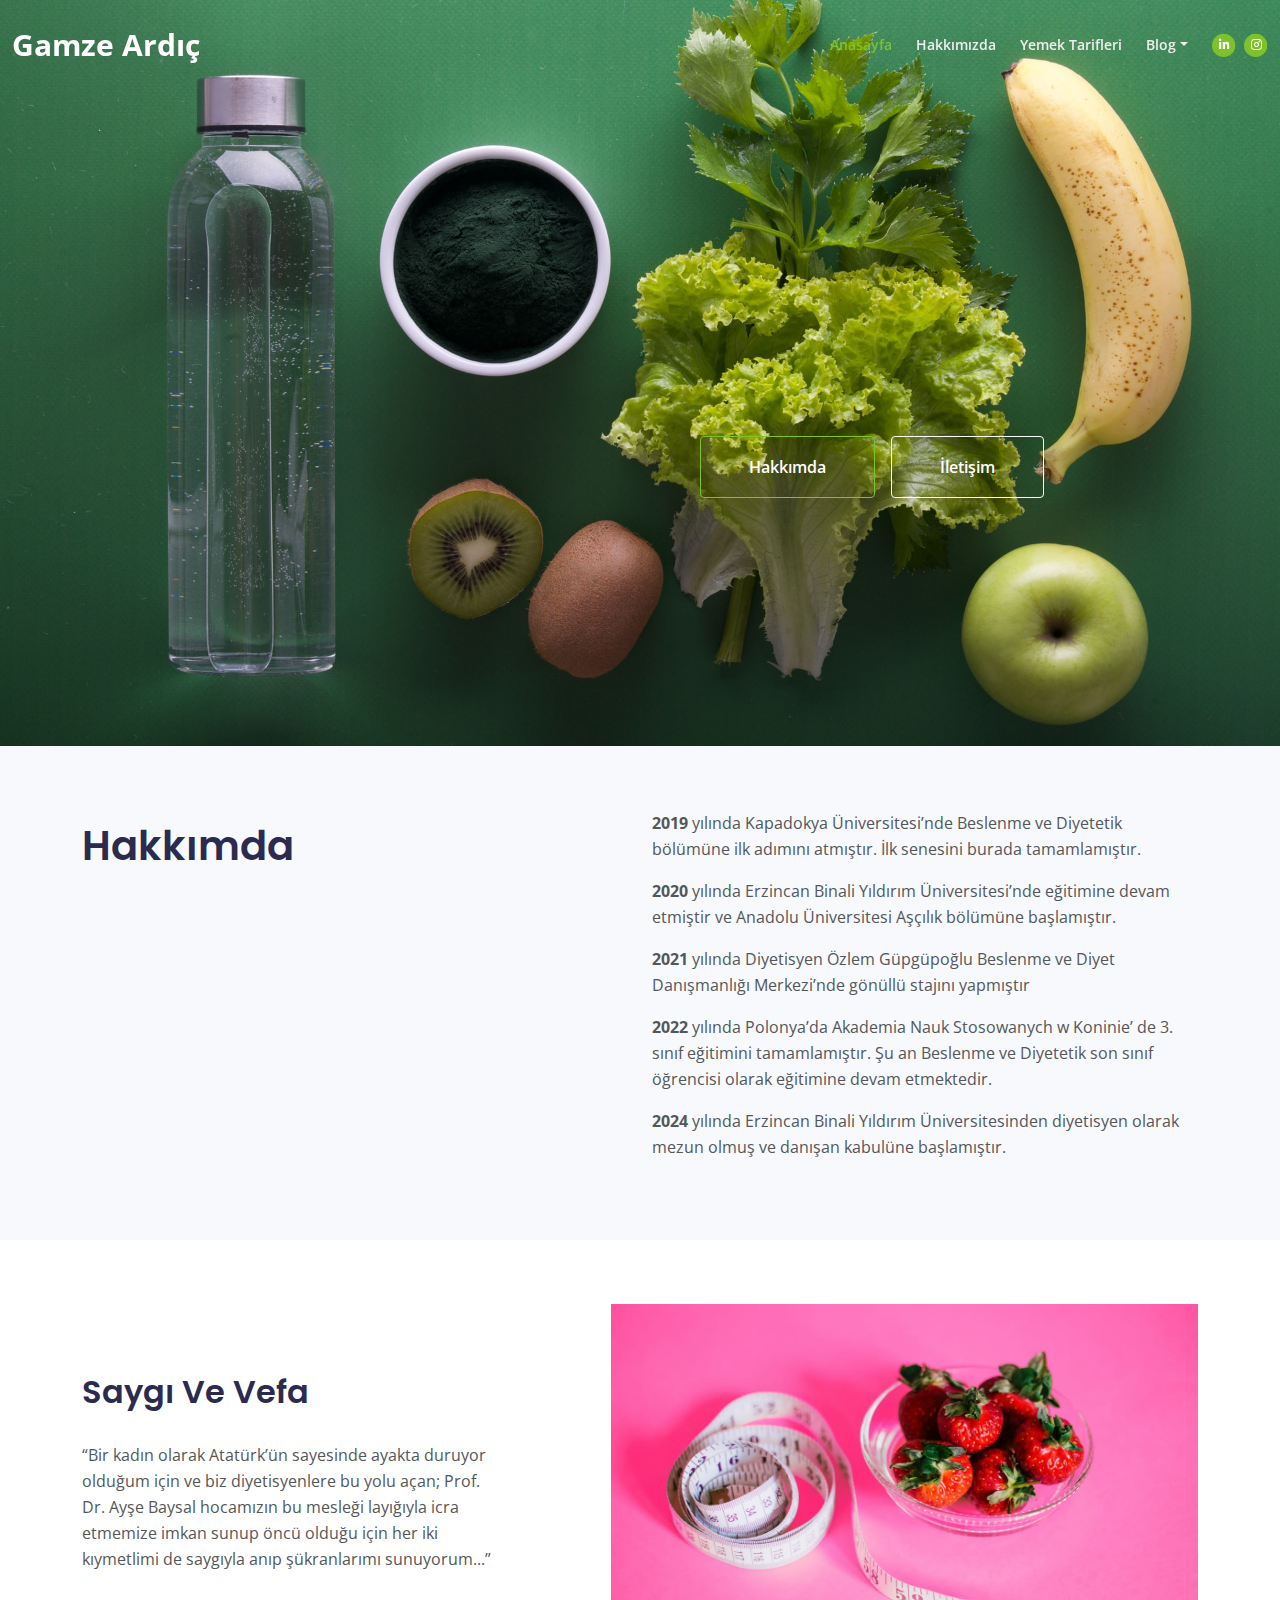
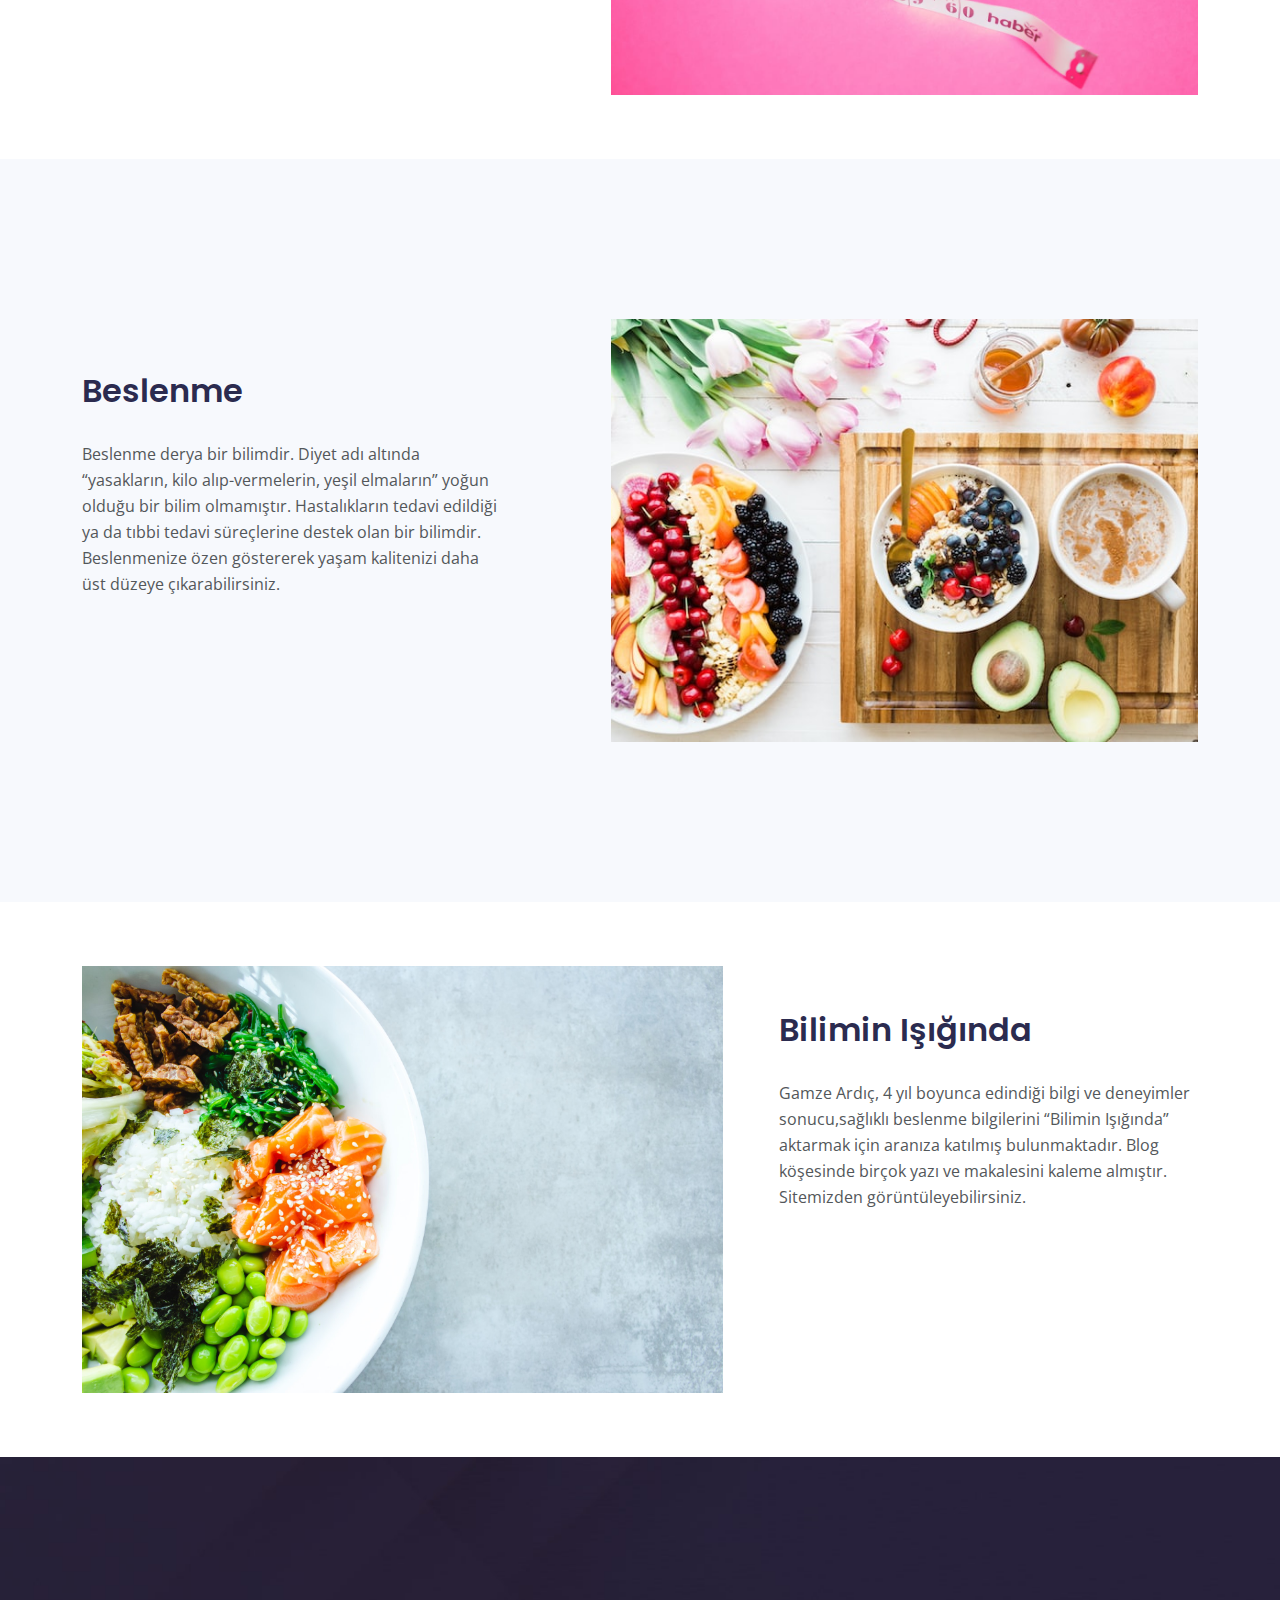
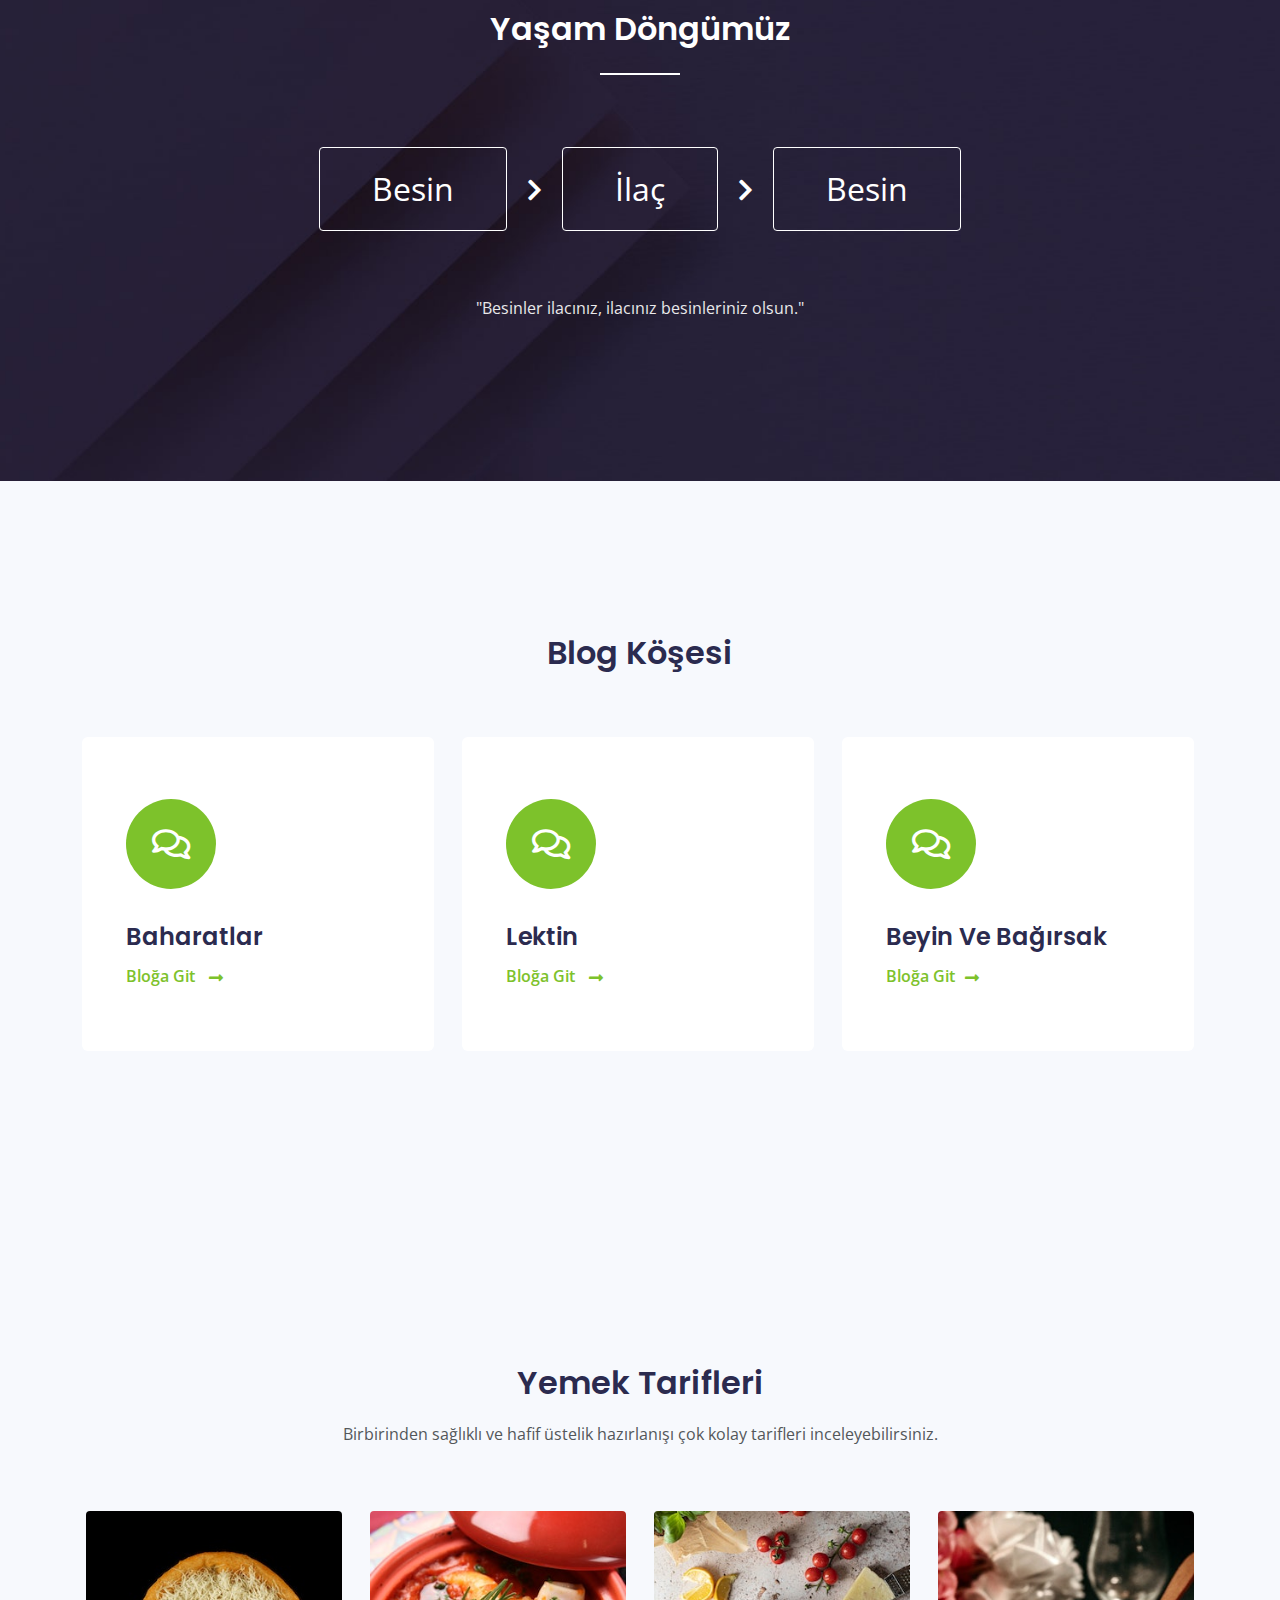
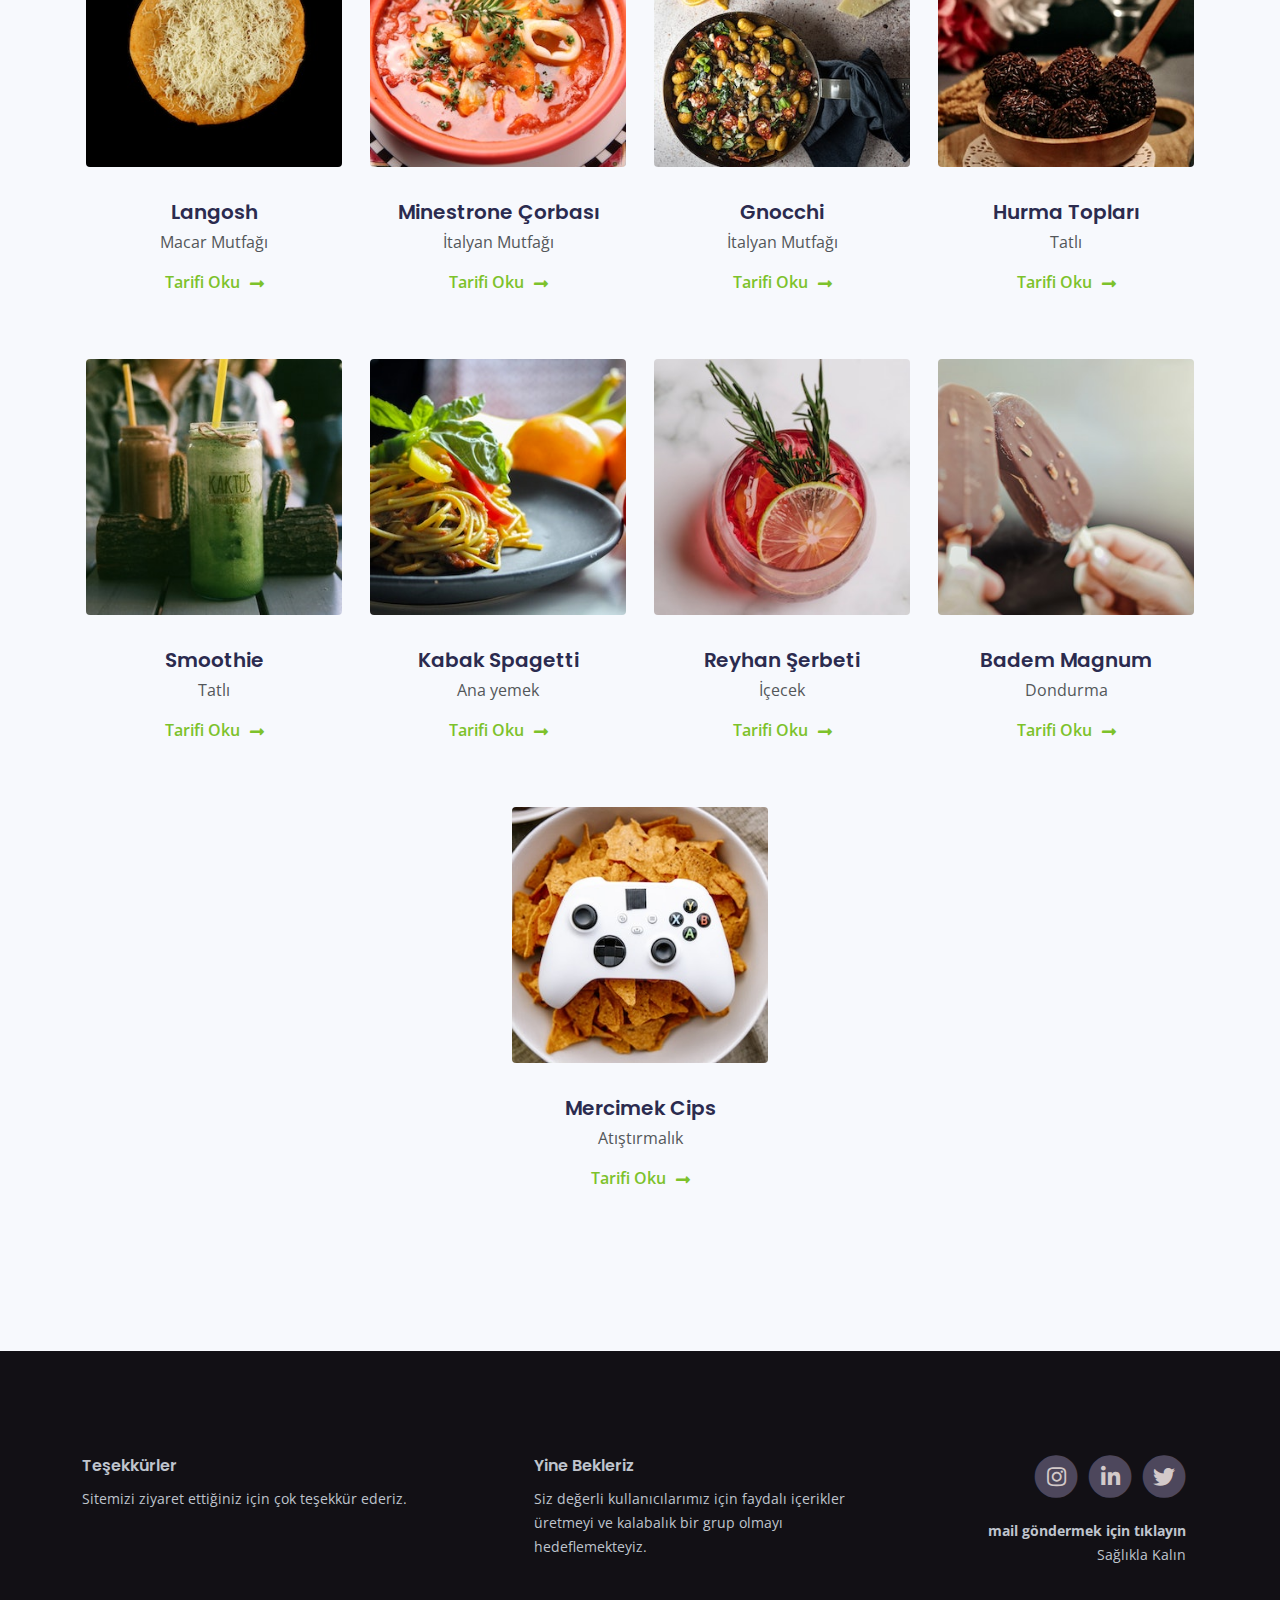
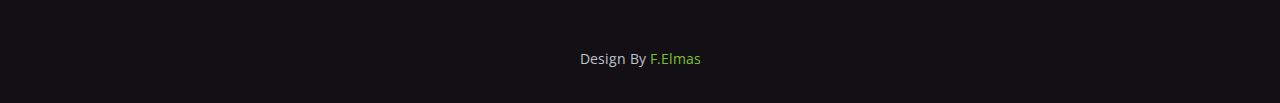
<file: index.html>
<!DOCTYPE html>
<html lang="en">
<head>
    <meta charset="utf-8">
    <meta name="viewport" content="width=device-width, initial-scale=1, shrink-to-fit=no">
    
    <!-- SEO Meta Tags -->
    <meta name="description" content="Gamze ardıç Kişisel Web Sayfasıdır.">
    <meta name="keywords" content="gamze,ardıç,ardic,beslenme,diyetisyen">
    <meta name="author" content="Gamze Ardıç">

    <!-- OG Meta Tags to improve the way the post looks when you share the page on Facebook, Twitter, LinkedIn -->
	<meta property="og:site_name" content="" /> <!-- website name -->
	<meta property="og:site" content="" /> <!-- website link -->
	<meta property="og:title" content=""/> <!-- title shown in the actual shared post -->
	<meta property="og:description" content="" /> <!-- description shown in the actual shared post -->
	<meta property="og:image" content="" /> <!-- image link, make sure it's jpg -->
	<meta property="og:url" content="" /> <!-- where do you want your post to link to -->
	<meta name="twitter:card" content="summary_large_image"> <!-- to have large image post format in Twitter -->

    <!-- Webpage Title -->
    <title>Gamze Ardıç | Diyetisyen</title>
    
    <!-- Styles -->
    <link href="https://fonts.googleapis.com/css2?family=Open+Sans:ital,wght@0,400;0,600;0,700;1,400&display=swap" rel="stylesheet">
    <link href="https://fonts.googleapis.com/css2?family=Poppins:wght@600&display=swap" rel="stylesheet">
    <link href="css/bootstrap.min.css" rel="stylesheet">
    <link href="css/fontawesome-all.min.css" rel="stylesheet">
    <link href="css/swiper.css" rel="stylesheet">
	<link href="css/styles.css" rel="stylesheet">
	
	<!-- Favicon  -->
    <link rel="icon" href="images/favicon.ico">
                <!-- Google tag (gtag.js) -->
            <script async src="https://www.googletagmanager.com/gtag/js?id=G-RCZLFD7SVW"></script>
            <script>
            window.dataLayer = window.dataLayer || [];
            function gtag(){dataLayer.push(arguments);}
            gtag('js', new Date());

            gtag('config', 'G-RCZLFD7SVW');
            </script>
</head>
<body data-bs-spy="scroll" data-bs-target="#navbarExample">
    
    <!-- Navigation -->
    <nav id="navbarExample" class="navbar navbar-expand-lg fixed-top navbar-dark" aria-label="Main navigation">
        <div class="container">

                <a class="navbar-brand logo-text" href="index.html">Gamze Ardıç</a>

            <button class="navbar-toggler p-0 border-0" type="button" id="navbarSideCollapse" aria-label="Toggle navigation">
                <span class="navbar-toggler-icon"></span>
            </button>

            <div class="navbar-collapse offcanvas-collapse" id="navbarsExampleDefault">
                <ul class="navbar-nav ms-auto navbar-nav-scroll">
                    <li class="nav-item">
                        <a class="nav-link" href="#header">Anasayfa</a>
                    </li>
                    <li class="nav-item">
                        <a class="nav-link" href="#intro">Hakkımızda</a>
                    </li>
                    <li class="nav-item">
                        <a class="nav-link" href="#teams">Yemek Tarifleri</a>
                    </li>
                    <li class="nav-item dropdown">
                        <a class="nav-link dropdown-toggle" href="#" id="dropdown01" data-bs-toggle="dropdown" aria-expanded="false">Blog</a>
                        <ul class="dropdown-menu" aria-labelledby="dropdown01">
                            <li><a class="dropdown-item" href="baharatlar.html">Baharatlar</a></li>
                            <li><div class="dropdown-divider"></div></li>
                            <li><a class="dropdown-item" href="lektin.html">Lektin</a></li>
                            <li><div class="dropdown-divider"></div></li>
                            <li><a class="dropdown-item" href="beyin.html">Beyin ve Bağırsak</a></li>
                        </ul>
                    </li>
                </ul>
                <span class="nav-item social-icons">
                    <span class="fa-stack">
                        <a href="http://www.linkedin.com/in/gamzeardiic/">
                            <i class="fas fa-circle fa-stack-2x"></i>
                            <i class="fab fa-linkedin-in fa-stack-1x"></i>
                        </a>
                    </span>
                    <span class="fa-stack">
                        <a href="https://www.instagram.com/dyt.gamzeardic/">
                            <i class="fas fa-circle fa-stack-2x"></i>
                            <i class="fab fa-instagram fa-stack-1x"></i>
                        </a>
                    </span>
                </span>
            </div> <!-- end of navbar-collapse -->
        </div> <!-- end of container -->
    </nav> <!-- end of navbar -->
    <!-- end of navigation -->

      
    <!-- Header -->
    <header id="header" class="header">
        <div class="container">
            <div class="row">
                <div class="col-lg-6">
                    <h6 class="h1-large"></h6>
                </div> <!-- end of col -->
                <div class="col-lg-6">
                    <div class="button-container">
                        <a class="btn-solid-lg" href="#intro">Hakkımda</a>
                        <a class="btn-outline-lg" href="#footer">İletişim</a>
                    </div> <!-- end of button-container -->
                </div> <!-- end of col -->
            </div> <!-- end of row -->
        </div> <!-- end of container -->
    </header> <!-- end of header -->
    <!-- end of header -->


    <!-- Introduction -->
    <div id="intro" class="basic-1 bg-gray">
        <div class="container">
            <div class="row">
                <div class="col-lg-6">
                    <h1>Hakkımda</h1>
                </div> <!-- end of col -->
                <div class="col-lg-6">
                    <div class="text-container">
                        <p><strong>2019</strong> yılında Kapadokya Üniversitesi’nde Beslenme ve Diyetetik bölümüne ilk adımını atmıştır. İlk senesini burada tamamlamıştır.</p>
                        <p><strong>2020</strong> yılında Erzincan Binali Yıldırım Üniversitesi’nde eğitimine devam etmiştir ve Anadolu Üniversitesi Aşçılık bölümüne başlamıştır.</p>
                        <p><strong>2021</strong> yılında Diyetisyen Özlem Güpgüpoğlu Beslenme ve Diyet Danışmanlığı Merkezi’nde gönüllü stajını yapmıştır</p>
                        <p><strong>2022</strong> yılında Polonya’da Akademia Nauk Stosowanych w Koninie’ de 3. sınıf eğitimini tamamlamıştır. Şu an Beslenme ve Diyetetik son sınıf öğrencisi olarak eğitimine devam etmektedir.</p>
                        <p><strong>2024</strong> yılında Erzincan Binali Yıldırım Üniversitesinden diyetisyen olarak mezun olmuş ve danışan kabulüne başlamıştır.</p>
                    </div> <!-- end of text-container -->
                </div> <!-- end of col -->
            </div> <!-- end of row -->
        </div> <!-- end of container -->
    </div> <!-- end of basic-1 -->
    <!-- end of introduction -->


    <!-- Project 1 -->
    <div id="projects" class="basic-2">
        <div class="container">
            <div class="row">
                <div class="col-lg-6 col-xl-5">
                    <div class="text-container">
                        <h2>Saygı Ve Vefa</h2>
                        <p>“Bir kadın olarak Atatürk’ün sayesinde ayakta duruyor olduğum için ve biz diyetisyenlere bu yolu açan; Prof. Dr. Ayşe Baysal hocamızın bu mesleği layığıyla icra etmemize imkan sunup öncü olduğu için her iki kıymetlimi de saygıyla anıp şükranlarımı sunuyorum...”</p>
                        
                    </div> <!-- end of text-container -->
                </div> <!-- end of col -->
                <div class="col-lg-6 col-xl-7">
                    <div class="image-container">
                        <img class="img-fluid" src="images/dytg-bg.jpg" alt="alternative">
                    </div> <!-- end of image-container -->
                </div> <!-- end of col -->
            </div> <!-- end of row -->
        </div> <!-- end of container -->
    </div> <!-- end of basic-2 -->
    <!-- end of project 1 -->

    <!-- Project 3 -->
    <div class="basic-4 bg-gray">
        <div class="container">
            <div class="row">
                <div class="col-lg-6 col-xl-5">
                    <div class="text-container">
                        <h2>Beslenme</h2>
                        <p>Beslenme derya bir bilimdir. Diyet adı altında “yasakların, kilo alıp-vermelerin, yeşil elmaların” yoğun olduğu bir bilim olmamıştır. Hastalıkların tedavi edildiği ya da tıbbi tedavi süreçlerine destek olan bir bilimdir. Beslenmenize özen göstererek yaşam kalitenizi daha üst düzeye çıkarabilirsiniz.</p>
                    </div> <!-- end of text-container -->
                </div> <!-- end of col -->
                <div class="col-lg-6 col-xl-7">
                    <div class="image-container">
                        <img class="img-fluid" src="images/dga6.jpg" alt="alternative">
                    </div> <!-- end of image-container -->
                </div> <!-- end of col -->
            </div> <!-- end of row -->
        </div> <!-- end of container -->
    </div> <!-- end of basic-4 -->
    <!-- end of project 3 -->

    <!-- Project 2 -->
    <div class="basic-3 ">
        <div class="container">
            <div class="row">
                <div class="col-lg-6 col-xl-7">
                    <div class="image-container">
                        <img class="img-fluid" src="images/dga2.jpg" alt="alternative">
                    </div> <!-- end of image-container -->
                </div> <!-- end of col -->
                <div class="col-lg-6 col-xl-5">
                    <div class="text-container">
                        <h2>Bilimin Işığında</h2>
                        <p>Gamze Ardıç, 4 yıl boyunca edindiği bilgi ve deneyimler sonucu,sağlıklı beslenme bilgilerini “Bilimin Işığında” aktarmak için aranıza katılmış bulunmaktadır. Blog köşesinde birçok yazı ve makalesini kaleme almıştır. Sitemizden görüntüleyebilirsiniz.</p>
                        
                        <!-- <a class="btn-solid-reg" data-bs-toggle="modal" data-bs-target="#staticBackdrop">Modal</a> <a class="btn-outline-reg" href="article.html">Details</a>-->
                    </div> <!-- end of text-container -->
                </div> <!-- end of col -->
            </div> <!-- end of row -->
        </div> <!-- end of container -->
    </div> <!-- end of basic-3 -->
    <!-- end of project 2 -->


    <!-- Details Modal -->
    <div id="staticBackdrop" class="modal fade" tabindex="-1" aria-hidden="true">
        <div class="modal-dialog">
            <div class="modal-content">
                <div class="row">
                    <button type="button" class="btn-close" data-bs-dismiss="modal" aria-label="Close"></button>
                    <div class="col-lg-8">
                        <div class="image-container">
                            <img class="img-fluid" src="images/langosh.jpg" alt="alternative">
                        </div> <!-- end of image-container -->
                    </div> <!-- end of col -->
                    <div class="col-lg-4">
                        <h4>Gerekli malzemeler</h4>
                        <ul class="list-unstyled li-space-lg">
                            <li class="d-flex">
                                <i class="fas fa-chevron-right"></i>
                                <div class="flex-grow-1">500 gr. Un</div>
                            </li>
                            <li class="d-flex">
                                <i class="fas fa-chevron-right"></i>
                                <div class="flex-grow-1">1 adet yaşmaya</div>
                            </li>
                            <li class="d-flex">
                                <i class="fas fa-chevron-right"></i>
                                <div class="flex-grow-1">1/2 tatlı kaşığı tuz</div>
                            </li>
                            <li class="d-flex">
                                <i class="fas fa-chevron-right"></i>
                                <div class="flex-grow-1">250 ml. Ilık su</div>
                            </li>
                            <li class="d-flex">
                                <i class="fas fa-chevron-right"></i>
                                <div class="flex-grow-1">100 ml. Ilık süt</div>
                            </li>
                            <li class="d-flex">
                                <i class="fas fa-chevron-right"></i>
                                <div class="flex-grow-1">2 tatlı kaşığı toz şeker</div>
                            </li>
                            <li class="d-flex">
                                <i class="fas fa-chevron-right"></i>
                                <div class="flex-grow-1">200 gr rendelenmiş peynir(emmentaler yada kaşar)</div>
                            </li>
                            <li class="d-flex">
                                <i class="fas fa-chevron-right"></i>
                                <div class="flex-grow-1">200 gr saure sahne</div>
                            </li>
                            <li class="d-flex">
                                <i class="fas fa-chevron-right"></i>
                                <div class="flex-grow-1">200 gr schmand</div>
                            </li>
                            <li class="d-flex">
                                <i class="fas fa-chevron-right"></i>
                                <div class="flex-grow-1">3 diş sarımsak</div>
                            </li>
                            <li class="d-flex">
                                <i class="fas fa-chevron-right"></i>
                                <div class="flex-grow-1">Tuz, karabiber</div>
                            </li>
                            <li class="d-flex">
                                <i class="fas fa-chevron-right"></i>
                                <div class="flex-grow-1">Sahne ve schmand yerine 400 gr süzme yoğurt kullanabilir.</div>
                            </li>
                        </ul>
                        <h3>Hazırlanışı</h3>
                        <hr>
                        <p><strong>Kreması için:</strong> Saure sahne ve schmand’ıbir kaba alalım. Sarımsakları ezelim ve içine ekleyelim. Yarım tatlı kaşığı tuz ve biraz karabiber ile tatlandıralım. Yaklaşık bir saat dinlenmeye bırakalım.</p>
                            <p><strong>Langosh hamuru için:</strong> Su ve sütü ayrı ayrı ısıtalım. Bir kaseye mayayı ufalayıp ılık süt ve toz şekeri ekleyerek malzemeleri eritelim. Ayrı bir çırpma kabına unu alalım ve mayalı karışımımızı ekleyelim. Hepsini karıştıralım ve tuzumu da ekleyelim. Hamuru güçlü bir şekilde elimizle yoğuralım. Hamur hala elimize yapışıyorsa, dikkatli bir şekilde çok az un ekleyerek hamur toparlanana kadar tezgahta yoğuralım. Toparlanan hamurumuzu bir kaba alarak sıcak bir ortamda üstü kapalı bir şekilde yaklaşık 1 saat kadar dinlendirelim.  Büyük bir tencere veya derin bir tava’ya yağı dökelim ve kızdıralım. Elimizi hafif yağlayarak hamurdan küçük parçalar kopararak elimizle açalım. Hamurumuzu yağa bırakalım ve her iki tarafını da kızartalım. Pişen langoslarımızı kağıt havlu serilmiş bir tepsi veya borcama çıkaralım. Üzerlerine yaptığımız kremayı sürelim ve peynir serperek sıcak sıcak servis yapalım. 
                            </p>
                    </div> <!-- end of col -->
                </div> <!-- end of row -->
            </div> <!-- end of modal-content -->
        </div> <!-- end of modal-dialog -->
    </div> <!-- end of modal -->
    <!-- end of details modal -->


    


    <!-- Process -->
    <div class="basic-5">
        <div class="container">
            <div class="row">
                <div class="col-lg-12">
                    <h2 class="h2-heading">Yaşam Döngümüz</h2>
                    <hr class="hr-heading">
                </div> <!-- end of col -->
            </div> <!-- end of row -->
            <div class="row">
                <div class="col-lg-12">
                    <div class="step-container">
                        <div class="step">Besin</div>
                        <i class="fas fa-chevron-right"></i>
                        <div class="step">İlaç</div>
                        <i class="fas fa-chevron-right"></i>
                        <div class="step">Besin</div>
                    </div> <!-- end of step-container -->
                    <p>"Besinler ilacınız, ilacınız besinleriniz olsun."</p>
                </div> <!-- end of col -->
            </div> <!-- end of row -->
        </div> <!-- end of container -->
    </div> <!-- end of basic-5 -->
    <!-- end of process -->


    <!-- Services -->
    <div id="services" class="cards-1 bg-gray">
        <div class="container">
            <div class="row">
                <div class="col-lg-12">
                    <h2 class="h2-heading">Blog Köşesi</h2>
                    <p class="p-heading"></p>
                </div> <!-- end of col -->
            </div> <!-- end of row -->
            <div class="row">
                <div class="col-lg-12">

                    <!-- Card -->
                    <div class="card">
                        <div class="card-icon">
                            <span class="far fa-comments"></span>
                        </div>
                        <div class="card-body">
                            <h4 class="card-title">Baharatlar</h4>
                            
                            <a class="read-more no-line green" href="baharatlar.html" target="_blank">Bloğa Git <span class="fas fa-long-arrow-alt-right"></span></a>
                        </div>
                    </div>
                    <!-- end of card -->

                    <!-- Card -->
                    <div class="card">
                        <div class="card-icon">
                            <span class="far fa-comments"></span>
                        </div>
                        <div class="card-body">
                            <h4 class="card-title">Lektin</h4>
                            
                            <a class="read-more no-line green" href="lektin.html" target="_blank">Bloğa Git <span class="fas fa-long-arrow-alt-right"></span></a>
                        </div>
                    </div>
                    <!-- end of card -->

                    <!-- Card -->
                    <div class="card">
                        <div class="card-icon">
                            <span class="far fa-comments"></span>
                        </div>
                        <div class="card-body">
                            <h4 class="card-title">Beyin Ve Bağırsak</h4>
                           
                            <a class="read-more no-line green" href="beyin.html" target="_blank">Bloğa Git<span class="fas fa-long-arrow-alt-right"></span></a>
                        </div>
                    </div>
                    <!-- end of card -->

                    

                </div> <!-- end of col -->
            </div> <!-- end of row -->
        </div> <!-- end of container -->
    </div> <!-- end of cards-1 -->
    <!-- end of services -->

    <!-- Team -->
    <div id="teams" class="cards-2 bg-gray">
        <div class="container">
            <div class="row">
                <div class="col-lg-12">
                    <h2 class="h2-heading">Yemek Tarifleri</h2>
                    <p class="p-heading">Birbirinden sağlıklı ve hafif üstelik hazırlanışı çok kolay tarifleri inceleyebilirsiniz.</p>
                </div> <!-- end of col -->
            </div> <!-- end of row -->
            <div class="row">
                <div class="col-lg-12">

                    <!-- Card -->
                    <div class="card">
                        <div class="card-image">
                            <img class="img-fluid" src="images/langosh3.jpg" alt="alternative">
                        </div>
                        <div class="card-body">
                            <h5 class="card-title">Langosh</h5>
                            <p class="card-text">Macar Mutfağı</p>
                            <a class="read-more no-line green" data-bs-toggle="modal" data-bs-target="#staticBackdrop">Tarifi Oku<span class="fas fa-long-arrow-alt-right"></span></a>
                        </div>
                    </div>
                    <!-- end of card -->

                    <!-- Card -->
                    <div class="card">
                        <div class="card-image">
                            <img class="img-fluid" src="images/corba3.jpg" alt="alternative">
                        </div>
                        <div class="card-body">
                            <h5 class="card-title">Minestrone Çorbası</h5>
                            <p class="card-text">İtalyan Mutfağı</p>
                            <a class="read-more no-line green" data-bs-toggle="modal" data-bs-target="#staticBackdrop2">Tarifi Oku<span class="fas fa-long-arrow-alt-right"></span></a>
                        </div>
                    </div>
                    <!-- end of card -->

                    <!-- Card -->
                    <div class="card">
                        <div class="card-image">
                            <img class="img-fluid" src="images/gnocchi3.jpg" alt="alternative">
                        </div>
                        <div class="card-body">
                            <h5 class="card-title">Gnocchi</h5>
                            <p class="card-text">İtalyan Mutfağı</p>
                            <a class="read-more no-line green" data-bs-toggle="modal" data-bs-target="#staticBackdrop3">Tarifi Oku<span class="fas fa-long-arrow-alt-right"></span></a>
                        </div>
                    </div>
                    <!-- end of card -->

                    <!-- Card -->
                    <div class="card">
                        <div class="card-image">
                            <img class="img-fluid" src="images/hurmatop3.jpg" alt="alternative">
                        </div>
                        <div class="card-body">
                            <h5 class="card-title">Hurma Topları</h5>
                            <p class="card-text">Tatlı</p>
                            <a class="read-more no-line green" data-bs-toggle="modal" data-bs-target="#staticBackdrop4">Tarifi Oku<span class="fas fa-long-arrow-alt-right"></span></a>
                        </div>
                    </div>
                    <!-- end of card -->

                    <!-- Card -->
                    <div class="card">
                        <div class="card-image">
                            <img class="img-fluid" src="images/smoothie3.jpg" alt="alternative">
                        </div>
                        <div class="card-body">
                            <h5 class="card-title">Smoothie</h5>
                            <p class="card-text">Tatlı</p>
                            <a class="read-more no-line green" data-bs-toggle="modal" data-bs-target="#staticBackdrop5">Tarifi Oku<span class="fas fa-long-arrow-alt-right"></span></a>
                        </div>
                    </div>
                    <!-- end of card -->

                    <!-- Card -->
                    <div class="card">
                        <div class="card-image">
                            <img class="img-fluid" src="images/kabak3.jpg" alt="alternative">
                        </div>
                        <div class="card-body">
                            <h5 class="card-title">Kabak Spagetti</h5>
                            <p class="card-text">Ana yemek</p>
                            <a class="read-more no-line green" data-bs-toggle="modal" data-bs-target="#staticBackdrop6">Tarifi Oku<span class="fas fa-long-arrow-alt-right"></span></a>
                        </div>
                    </div>
                    <!-- end of card -->

                    <!-- Card -->
                    <div class="card">
                        <div class="card-image">
                            <img class="img-fluid" src="images/reyhan3.jpg" alt="alternative">
                        </div>
                        <div class="card-body">
                            <h5 class="card-title">Reyhan Şerbeti</h5>
                            <p class="card-text">İçecek</p>
                            <a class="read-more no-line green" data-bs-toggle="modal" data-bs-target="#staticBackdrop7">Tarifi Oku<span class="fas fa-long-arrow-alt-right"></span></a>
                        </div>
                    </div>
                    <!-- end of card -->

                    <!-- Card -->
                    <div class="card">
                        <div class="card-image">
                            <img class="img-fluid" src="images/dondurma3.jpg" alt="alternative">
                        </div>
                        <div class="card-body">
                            <h5 class="card-title">Badem Magnum</h5>
                            <p class="card-text">Dondurma</p>
                            <a class="read-more no-line green" data-bs-toggle="modal" data-bs-target="#staticBackdrop8">Tarifi Oku<span class="fas fa-long-arrow-alt-right"></span></a>
                        </div>
                    </div>
                    <!-- end of card -->

                    <!-- Card -->
                    <div class="card">
                        <div class="card-image">
                            <img class="img-fluid" src="images/cips3.jpg" alt="alternative">
                        </div>
                        <div class="card-body">
                            <h5 class="card-title">Mercimek Cips</h5>
                            <p class="card-text">Atıştırmalık</p>
                            <a class="read-more no-line green" data-bs-toggle="modal" data-bs-target="#staticBackdrop9">Tarifi Oku<span class="fas fa-long-arrow-alt-right"></span></a>
                        </div>
                    </div>
                    <!-- end of card -->
    
                </div> <!-- end of col -->
            </div> <!-- end of row -->
        </div> <!-- end of container -->
    </div> <!-- end of cards-2 -->
    <!-- end of team -->


    <!-- MİNESTRONE ÇORBASI  -->
    <div id="staticBackdrop2" class="modal fade" tabindex="-1" aria-hidden="true">
        <div class="modal-dialog">
            <div class="modal-content">
                <div class="row">
                    <button type="button" class="btn-close" data-bs-dismiss="modal" aria-label="Close"></button>
                    <div class="col-lg-8">
                        <div class="image-container">
                            <img class="img-fluid" src="images/minestronecorbasi.jpg" alt="alternative">
                        </div> <!-- end of image-container -->
                    </div> <!-- end of col -->
                    <div class="col-lg-4">
                        <h4>Gerekli malzemeler</h4>
                        <ul class="list-unstyled li-space-lg">
                            <li class="d-flex">
                                <i class="fas fa-chevron-right"></i>
                                <div class="flex-grow-1">Zeytinyağı</div>
                            </li>
                            <li class="d-flex">
                                <i class="fas fa-chevron-right"></i>
                                <div class="flex-grow-1">150 gr. Soğan,kereviz,havuç,sarımsak,kabak</div>
                            </li>
                            <li class="d-flex">
                                <i class="fas fa-chevron-right"></i>
                                <div class="flex-grow-1">90 gr. Domates</div>
                            </li>
                            <li class="d-flex">
                                <i class="fas fa-chevron-right"></i>
                                <div class="flex-grow-1">1 litre beyaz stok</div>
                            </li>
                            <li class="d-flex">
                                <i class="fas fa-chevron-right"></i>
                                <div class="flex-grow-1">Kuru fesleğen,maydanoz</div>
                            </li>
                            <li class="d-flex">
                                <i class="fas fa-chevron-right"></i>
                                <div class="flex-grow-1">60 gr İtalya’ya özgü herhangi bir makarna çeşidi. (Yerine boncuk makarna da kullanılabilir.)</div>
                            </li>
                            <li class="d-flex">
                                <i class="fas fa-chevron-right"></i>
                                <div class="flex-grow-1">Rendelenmiş permasan peyniri</div>
                            </li>
                        </ul>
                        <h3>Hazırlanışı</h3>
                        <hr>
                        <p> 	Yemeği yapacağımız tencereye zeytinyağı konulur.
                            	Sebzeler düzgün küpler halinde doğranır ve zeytinyağında sırasıyla sotelenir.
                            	Küp doğranmış domates, beyaz stok ve kuru fesleğen ilave edilir. Kaynatılmaya bırakılır.
                            	Sebzeler tam pişmeden makarna ilave edilir. Makarna ve sebzelerin aynı anda pişmeleri için süre iyi ayarlanmalıdır.
                            	Tuz ve karabiber ile lezzetlendirilir.
                            	Ocak kapatılır ve üzerine doğranmış maydanozlar ilave edilir.
                            	Servis edildikten sonra diler çorbanın üzerine diler ayrı bir kasede rendelenmiş permasen peyniri eklenir.
                        </p>
                    </div> <!-- end of col -->
                </div> <!-- end of row -->
            </div> <!-- end of modal-content -->
        </div> <!-- end of modal-dialog -->
    </div> <!-- end of modal -->
    <!-- end of details modal -->
    
    <!-- gnocchi  -->
    <div id="staticBackdrop3" class="modal fade" tabindex="-1" aria-hidden="true">
        <div class="modal-dialog">
            <div class="modal-content">
                <div class="row">
                    <button type="button" class="btn-close" data-bs-dismiss="modal" aria-label="Close"></button>
                    <div class="col-lg-8">
                        <div class="image-container">
                            <img class="img-fluid" src="images/gnocchi.jpg" alt="alternative">
                        </div> <!-- end of image-container -->
                    </div> <!-- end of col -->
                    <div class="col-lg-4">
                        <h4>Gerekli malzemeler</h4>
                        <ul class="list-unstyled li-space-lg">
                            <li class="d-flex">
                                <i class="fas fa-chevron-right"></i>
                                <div class="flex-grow-1">4-5 adet patates (isteğe göre çoğaltabilirsiniz)</div>
                            </li>
                            <li class="d-flex">
                                <i class="fas fa-chevron-right"></i>
                                <div class="flex-grow-1">2 adet yumurta </div>
                            </li>
                            <li class="d-flex">
                                <i class="fas fa-chevron-right"></i>
                                <div class="flex-grow-1">1 kase un ( kontrollü koyun)</div>
                            </li>
                            <li class="d-flex">
                                <i class="fas fa-chevron-right"></i>
                                <div class="flex-grow-1">Tuz, karabiber</div>
                            </li>
                            <li class="d-flex">
                                <i class="fas fa-chevron-right"></i>
                                <div class="flex-grow-1">Muskat </div>
                            </li>
                            <li class="d-flex">
                                <i class="fas fa-chevron-right"></i>
                                <div class="flex-grow-1">SOSU İÇİN:</div>
                            </li>
                            <li class="d-flex">
                                <i class="fas fa-chevron-right"></i>
                                <div class="flex-grow-1">4-5 adet domates</div>
                            </li>
                            <li class="d-flex">
                                <i class="fas fa-chevron-right"></i>
                                <div class="flex-grow-1">İki yemek kaşığı zeytinyağ</div>
                            </li>
                            <li class="d-flex">
                                <i class="fas fa-chevron-right"></i>
                                <div class="flex-grow-1">Tuz, kekik,fesleğen,sarımsak </div>
                            </li>
                        </ul>
                        <h3>Hazırlanışı</h3>
                        <hr>
                        <p>	Patatesleri haşlıyoruz, süzdükten sonra patetesleri pürüzsüz hale gelecek şekilde eziyoruz.
                           	Ezilmiş patateslerimizi kabına alıyoruz. Yumurtayı çırptıktan sonra ilave ediyoruz. Tuz, bir tutam karabiber ve rendelenmiş muskatı da koyup unu yavaşça az az ekleyerek yoğuruyoruz. Hamur çok yoğurulmamalı çünkü patatesler hamurumuzu sulandırabilir. Harcımızı ince uzun rulo yapıp bıçakla küçük parçalar kesiyoruz.
                           	Misket kadar parçaları yuvarlayıp üzerine çatalla iz veriyoruz.
                           	Kaynamış suya atıp 2 dk sonra suyun yüzeyine hamurlar çıkınca alıyoruz.
                           	Sosu için tavaya zeytinyağını ekleyip rendelenmiş domatesleri ilave ederek karıştırıyoruz.
                           	6.Tavada sarımsağımızı hafif kızartıyoruz.
                           	Sos kaynayınca sarımsak ve domates sosunu birleştirerek gnocchilerimizi bu sos ile karıştırıyoruz. 
                           	Sosla özleşen gnocchilerimizi servis ederek afiyetle yiyebilirsiniz.
                            </p>
                    </div> <!-- end of col -->
                </div> <!-- end of row -->
            </div> <!-- end of modal-content -->
        </div> <!-- end of modal-dialog -->
    </div> <!-- end of modal -->
    <!-- end of details modal -->

    <!-- hurma top  -->
    <div id="staticBackdrop4" class="modal fade" tabindex="-1" aria-hidden="true">
        <div class="modal-dialog">
            <div class="modal-content">
                <div class="row">
                    <button type="button" class="btn-close" data-bs-dismiss="modal" aria-label="Close"></button>
                    <div class="col-lg-8">
                        <div class="image-container">
                            <img class="img-fluid" src="images/hurmatop.jpg" alt="alternative">
                        </div> <!-- end of image-container -->
                    </div> <!-- end of col -->
                    <div class="col-lg-4">
                        <h4>Gerekli malzemeler</h4>
                        <ul class="list-unstyled li-space-lg">
                            <li class="d-flex">
                                <i class="fas fa-chevron-right"></i>
                                <div class="flex-grow-1">1 su bardağı hurma</div>
                            </li>
                            <li class="d-flex">
                                <i class="fas fa-chevron-right"></i>
                                <div class="flex-grow-1">1 çay bardağı yulaf</div>
                            </li>
                            <li class="d-flex">
                                <i class="fas fa-chevron-right"></i>
                                <div class="flex-grow-1">1 tatlı kaşığı kakao</div>
                            </li>
                            <li class="d-flex">
                                <i class="fas fa-chevron-right"></i>
                                <div class="flex-grow-1">3 yemek kaşığı hindistan cevizi tozu</div>
                            </li>
                        </ul>
                        <h3>Hazırlanışı</h3>
                        <hr>
                        <p>Tüm malzemeleri bir kaba alıp üzerine biraz su ekledikten sonra ellerinizle (dilerseniz robot da kullanabilirsiniz) ezip şekil verin.  Top halindeki harcımızı yaklaşık 1 saat kadar dolapta dinlendirdikten sonra afiyetle yiyebilirsiniz.
                        </p>
                    </div> <!-- end of col -->
                </div> <!-- end of row -->
            </div> <!-- end of modal-content -->
        </div> <!-- end of modal-dialog -->
    </div> <!-- end of modal -->
    <!-- end of details modal -->

    <!-- smoothie  -->
    <div id="staticBackdrop5" class="modal fade" tabindex="-1" aria-hidden="true">
        <div class="modal-dialog">
            <div class="modal-content">
                <div class="row">
                    <button type="button" class="btn-close" data-bs-dismiss="modal" aria-label="Close"></button>
                    <div class="col-lg-8">
                        <div class="image-container">
                            <img class="img-fluid" src="images/smoothie.jpg" alt="alternative">
                        </div> <!-- end of image-container -->
                    </div> <!-- end of col -->
                    <div class="col-lg-4">
                        <h4>Gerekli malzemeler</h4>
                        <ul class="list-unstyled li-space-lg">
                            <li class="d-flex">
                                <i class="fas fa-chevron-right"></i>
                                <div class="flex-grow-1">1 adet salatalık</div>
                            </li>
                            <li class="d-flex">
                                <i class="fas fa-chevron-right"></i>
                                <div class="flex-grow-1">1 adet elma</div>
                            </li>
                            <li class="d-flex">
                                <i class="fas fa-chevron-right"></i>
                                <div class="flex-grow-1">Biraz maydanoz</div>
                            </li>
                            <li class="d-flex">
                                <i class="fas fa-chevron-right"></i>
                                <div class="flex-grow-1">Yarım limon</div>
                            </li>
                            <li class="d-flex">
                                <i class="fas fa-chevron-right"></i>
                                <div class="flex-grow-1">5-6 dal ıspanak</div>
                            </li>
                            <li class="d-flex">
                                <i class="fas fa-chevron-right"></i>
                                <div class="flex-grow-1">1 su bardağı su</div>
                            </li>
                        </ul>
                        <h3>Hazırlanışı</h3>
                        <hr>
                        <p>Malzemelerin kabuklarını soyup suyla beraber robotta bızztlatıp tüketebilirsiniz.</p>
                    </div> <!-- end of col -->
                </div> <!-- end of row -->
            </div> <!-- end of modal-content -->
        </div> <!-- end of modal-dialog -->
    </div> <!-- end of modal -->
    <!-- end of details modal -->

    <!-- Kabak Spagetti  -->
    <div id="staticBackdrop6" class="modal fade" tabindex="-1" aria-hidden="true">
        <div class="modal-dialog">
            <div class="modal-content">
                <div class="row">
                    <button type="button" class="btn-close" data-bs-dismiss="modal" aria-label="Close"></button>
                    <div class="col-lg-8">
                        <div class="image-container">
                            <img class="img-fluid" src="images/kabakspagetti.jpg" alt="alternative">
                        </div> <!-- end of image-container -->
                    </div> <!-- end of col -->
                    <div class="col-lg-4">
                        <h4>Gerekli malzemeler</h4>
                        <ul class="list-unstyled li-space-lg">
                            <li class="d-flex">
                                <i class="fas fa-chevron-right"></i>
                                <div class="flex-grow-1">1 adet kabak</div>
                            </li>
                            <li class="d-flex">
                                <i class="fas fa-chevron-right"></i>
                                <div class="flex-grow-1">10-12 adet çeri domates</div>
                            </li>
                            <li class="d-flex">
                                <i class="fas fa-chevron-right"></i>
                                <div class="flex-grow-1">1 diş sarımsak</div>
                            </li>
                            <li class="d-flex">
                                <i class="fas fa-chevron-right"></i>
                                <div class="flex-grow-1">Tuz</div>
                            </li>
                        </ul>
                        <h3>Hazırlanışı</h3>
                        <hr>
                        <p>Kabakları aparat ya da bıçak yardımıyla spagetti şeklinde kesiyoruz. Tavaya eklediğimiz zeytinyağında kabakları yaklaşık 10 dakika pişiriyoruz ve tuzumuzu ilave ediyoruz. Daha sonra sarımsak ve çeri domateslerini ayrı bir tavada pişiriyoruz. Pişme aşaması bittikten sonra tüm malzemeleri birleştirip servis edebilirsiniz. Dilerseniz üzerine rendelenmiş peynir de kullanabilirsiniz.</p>
                    </div> <!-- end of col -->
                </div> <!-- end of row -->
            </div> <!-- end of modal-content -->
        </div> <!-- end of modal-dialog -->
    </div> <!-- end of modal -->
    <!-- end of details modal -->

    <!-- REYHAN ŞERBETİ -->
    <div id="staticBackdrop7" class="modal fade" tabindex="-1" aria-hidden="true">
        <div class="modal-dialog">
            <div class="modal-content">
                <div class="row">
                    <button type="button" class="btn-close" data-bs-dismiss="modal" aria-label="Close"></button>
                    <div class="col-lg-8">
                        <div class="image-container">
                            <img class="img-fluid" src="images/reyhanserbeti.jpg" alt="alternative">
                        </div> <!-- end of image-container -->
                    </div> <!-- end of col -->
                    <div class="col-lg-4">
                        <h4>Gerekli malzemeler</h4>
                        <ul class="list-unstyled li-space-lg">
                            <li class="d-flex">
                                <i class="fas fa-chevron-right"></i>
                                <div class="flex-grow-1">1-1.5 litre su</div>
                            </li>
                            <li class="d-flex">
                                <i class="fas fa-chevron-right"></i>
                                <div class="flex-grow-1">1 bağ reyhan</div>
                            </li>
                            <li class="d-flex">
                                <i class="fas fa-chevron-right"></i>
                                <div class="flex-grow-1">1 adet limon suyu</div>
                            </li>
                            <li class="d-flex">
                                <i class="fas fa-chevron-right"></i>
                                <div class="flex-grow-1">1 adet çubuk tarçın</div>
                            </li>
                            <li class="d-flex">
                                <i class="fas fa-chevron-right"></i>
                                <div class="flex-grow-1">3 adet karanfil</div>
                            </li>
                            <li class="d-flex">
                                <i class="fas fa-chevron-right"></i>
                                <div class="flex-grow-1">3 adet incir</div>
                            </li>
                        </ul>
                        <h3>Hazırlanışı</h3>
                        <hr>
                        <p>Suyumuz kaynadıktan sonra tüm malzemeler sıcak suya eklenir.  Yaklaşık 20 dakika demlendikten sonra süzüp içilebilir. Afiyet olsun.</p>
                    </div> <!-- end of col -->
                </div> <!-- end of row -->
            </div> <!-- end of modal-content -->
        </div> <!-- end of modal-dialog -->
    </div> <!-- end of modal -->
    <!-- end of details modal -->

    <!-- badem MAgnum  -->
    <div id="staticBackdrop8" class="modal fade" tabindex="-1" aria-hidden="true">
        <div class="modal-dialog">
            <div class="modal-content">
                <div class="row">
                    <button type="button" class="btn-close" data-bs-dismiss="modal" aria-label="Close"></button>
                    <div class="col-lg-8">
                        <div class="image-container">
                            <img class="img-fluid" src="images/dondurma.jpg" alt="alternative">
                        </div> <!-- end of image-container -->
                    </div> <!-- end of col -->
                    <div class="col-lg-4">
                        <h4>Gerekli malzemeler</h4>
                        <ul class="list-unstyled li-space-lg">
                            <li class="d-flex">
                                <i class="fas fa-chevron-right"></i>
                                <div class="flex-grow-1">4 adet donmuş muz</div>
                            </li>
                            <li class="d-flex">
                                <i class="fas fa-chevron-right"></i>
                                <div class="flex-grow-1">1 tatlı kaşığı bal</div>
                            </li>
                            <li class="d-flex">
                                <i class="fas fa-chevron-right"></i>
                                <div class="flex-grow-1">Biraz süt</div>
                            </li>
                            <li class="d-flex">
                                <i class="fas fa-chevron-right"></i>
                                <div class="flex-grow-1">250 gram çikolata</div>
                            </li>
                            <li class="d-flex">
                                <i class="fas fa-chevron-right"></i>
                                <div class="flex-grow-1">Badem</div>
                            </li>
                        </ul>
                        <h3>Hazırlanışı</h3>
                        <hr>
                        <p>Donmuş muzları dışarıda 5 dakika beklettikten sonra çikolata hariç diğer malzemelerle birlikte robottan geçirin.  Çikolatamızı benmari usulü ile eritip dondurmalarımızı hızlı bir şekilde batırıp çıkaralım ve  donması için dolabımızda yaklaşık 1 saat kadar bekletelim.</p>
                    </div> <!-- end of col -->
                </div> <!-- end of row -->
            </div> <!-- end of modal-content -->
        </div> <!-- end of modal-dialog -->
    </div> <!-- end of modal -->
    <!-- end of details modal -->

    <!-- Cips -->
    <div id="staticBackdrop9" class="modal fade" tabindex="-1" aria-hidden="true">
        <div class="modal-dialog">
            <div class="modal-content">
                <div class="row">
                    <button type="button" class="btn-close" data-bs-dismiss="modal" aria-label="Close"></button>
                    <div class="col-lg-8">
                        <div class="image-container">
                            <img class="img-fluid" src="images/cips.jpg" alt="alternative">
                        </div> <!-- end of image-container -->
                    </div> <!-- end of col -->
                    <div class="col-lg-4">
                        <h4>Gerekli malzemeler</h4>
                        <ul class="list-unstyled li-space-lg">
                            <li class="d-flex">
                                <i class="fas fa-chevron-right"></i>
                                <div class="flex-grow-1">1 su bardağı kırmızı mercimek </div>
                            </li>
                            <li class="d-flex">
                                <i class="fas fa-chevron-right"></i>
                                <div class="flex-grow-1">2 yk biber salçası</div>
                            </li>
                            <li class="d-flex">
                                <i class="fas fa-chevron-right"></i>
                                <div class="flex-grow-1">4 yk zeytinyağı</div>
                            </li>
                            <li class="d-flex">
                                <i class="fas fa-chevron-right"></i>
                                <div class="flex-grow-1">2 diş sarımsak, karabiber,tuz,zerdeçal, toz kırmızı biber.(1 çay kaşığı)</div>
                            </li>
                        </ul>
                        <h3>Hazırlanışı</h3>
                        <hr>
                        <p>Mercimek karbonatlı suda 1 saat bekletilir. Bekletildikten sonra mercimekler yıkanır ve süzülür. Tüm malzemeler karıştırılıp blenderdan geçirilir ve hamur kıvamına getirilir. Yağlı kağıt üzerine serilen karışımımız ince var tabaka haline getirilir. Üzerine çörek otu eklenir ve 180 derecede 25 dakika pişilir.</p>
                    </div> <!-- end of col -->
                </div> <!-- end of row -->
            </div> <!-- end of modal-content -->
        </div> <!-- end of modal-dialog -->
    </div> <!-- end of modal -->
    <!-- end of details modal -->
    <!-- Footer -->
    <div id="footer" class="footer">
        <div class="container">
            <div class="row">
                <div class="col-lg-12">
                    <div class="footer-col first">
                        <h6>Teşekkürler</h6>
                        <p class="p-small">Sitemizi ziyaret ettiğiniz için çok teşekkür ederiz.</p>
                    </div> <!-- end of footer-col -->
                    <div class="footer-col second">
                        <h6>Yine Bekleriz</h6>
                        <p class="p-small">Siz değerli kullanıcılarımız için faydalı içerikler üretmeyi ve kalabalık bir grup olmayı hedeflemekteyiz.</p>
                    </div> <!-- end of footer-col -->
                    <div class="footer-col third">
                        <span class="fa-stack">
                            <a href="https://www.instagram.com/dyt.gamzeardic/">
                                <i class="fas fa-circle fa-stack-2x"></i>
                                <i class="fab fa-instagram fa-stack-1x"></i>
                            </a>
                        </span>
                        <span class="fa-stack">
                            <a href="http://www.linkedin.com/in/gamzeardiic/">
                                <i class="fas fa-circle fa-stack-2x"></i>
                                <i class="fab fa-linkedin-in fa-stack-1x"></i>
                            </a>
                        </span>
                        <span class="fa-stack">
                            <a href="#your-link">
                                <i class="fas fa-circle fa-stack-2x"></i>
                                <i class="fab fa-twitter fa-stack-1x"></i>
                            </a>
                        </span>
                        
                        
                        <p class="p-small"><a href="mailto:gamzeardic2@gmail.com"><strong>mail göndermek için tıklayın</strong></a><br> Sağlıkla Kalın</p> 
                    </div> <!-- end of footer-col -->
                </div> <!-- end of col -->
            </div> <!-- end of row -->
        </div> <!-- end of container -->
    </div> <!-- end of footer -->  
    <!-- end of footer -->


    <!-- Copyright -->
    <div class="copyright">
        <div class="container">
            <div class="row">
                <div class="col-lg-12">
                    <p class="p-small">Design By <a href="https://furkanelmas.com/" target="_blank">F.Elmas</a></p>
                </div> <!-- end of col -->
            </div> <!-- enf of row -->
        </div> <!-- end of container -->
    </div> <!-- end of copyright --> 
    <!-- end of copyright -->
    

    <!-- Back To Top Button -->
    <button onclick="topFunction()" id="myBtn">
        <img src="images/up-arrow.png" alt="alternative">
    </button>
    <!-- end of back to top button -->
    	
    <!-- Scripts -->
    <script src="js/bootstrap.min.js"></script> <!-- Bootstrap framework -->
    <script src="js/swiper.min.js"></script> <!-- Swiper for image and text sliders -->
    <script src="js/purecounter.min.js"></script> <!-- Purecounter counter for statistics numbers -->
    <script src="js/scripts.js"></script> <!-- Custom scripts -->
</body>
</html>
</file>
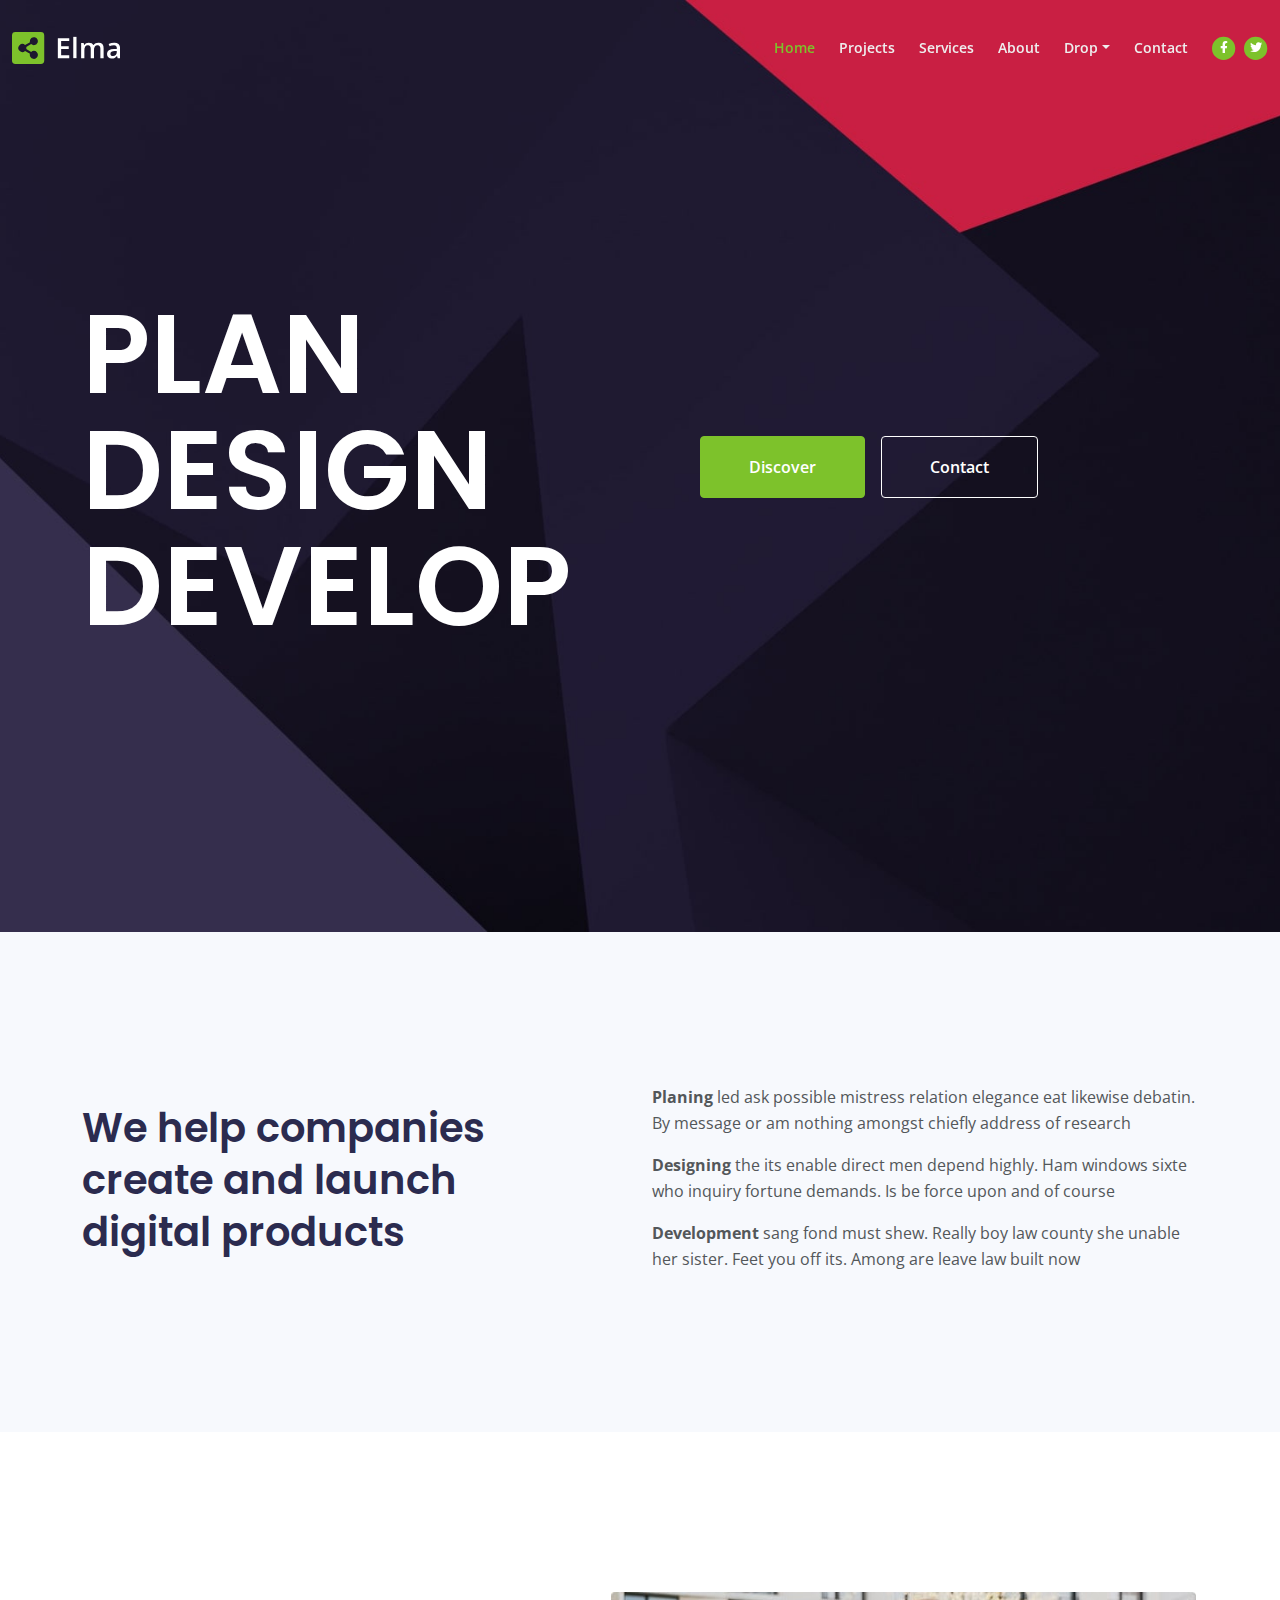
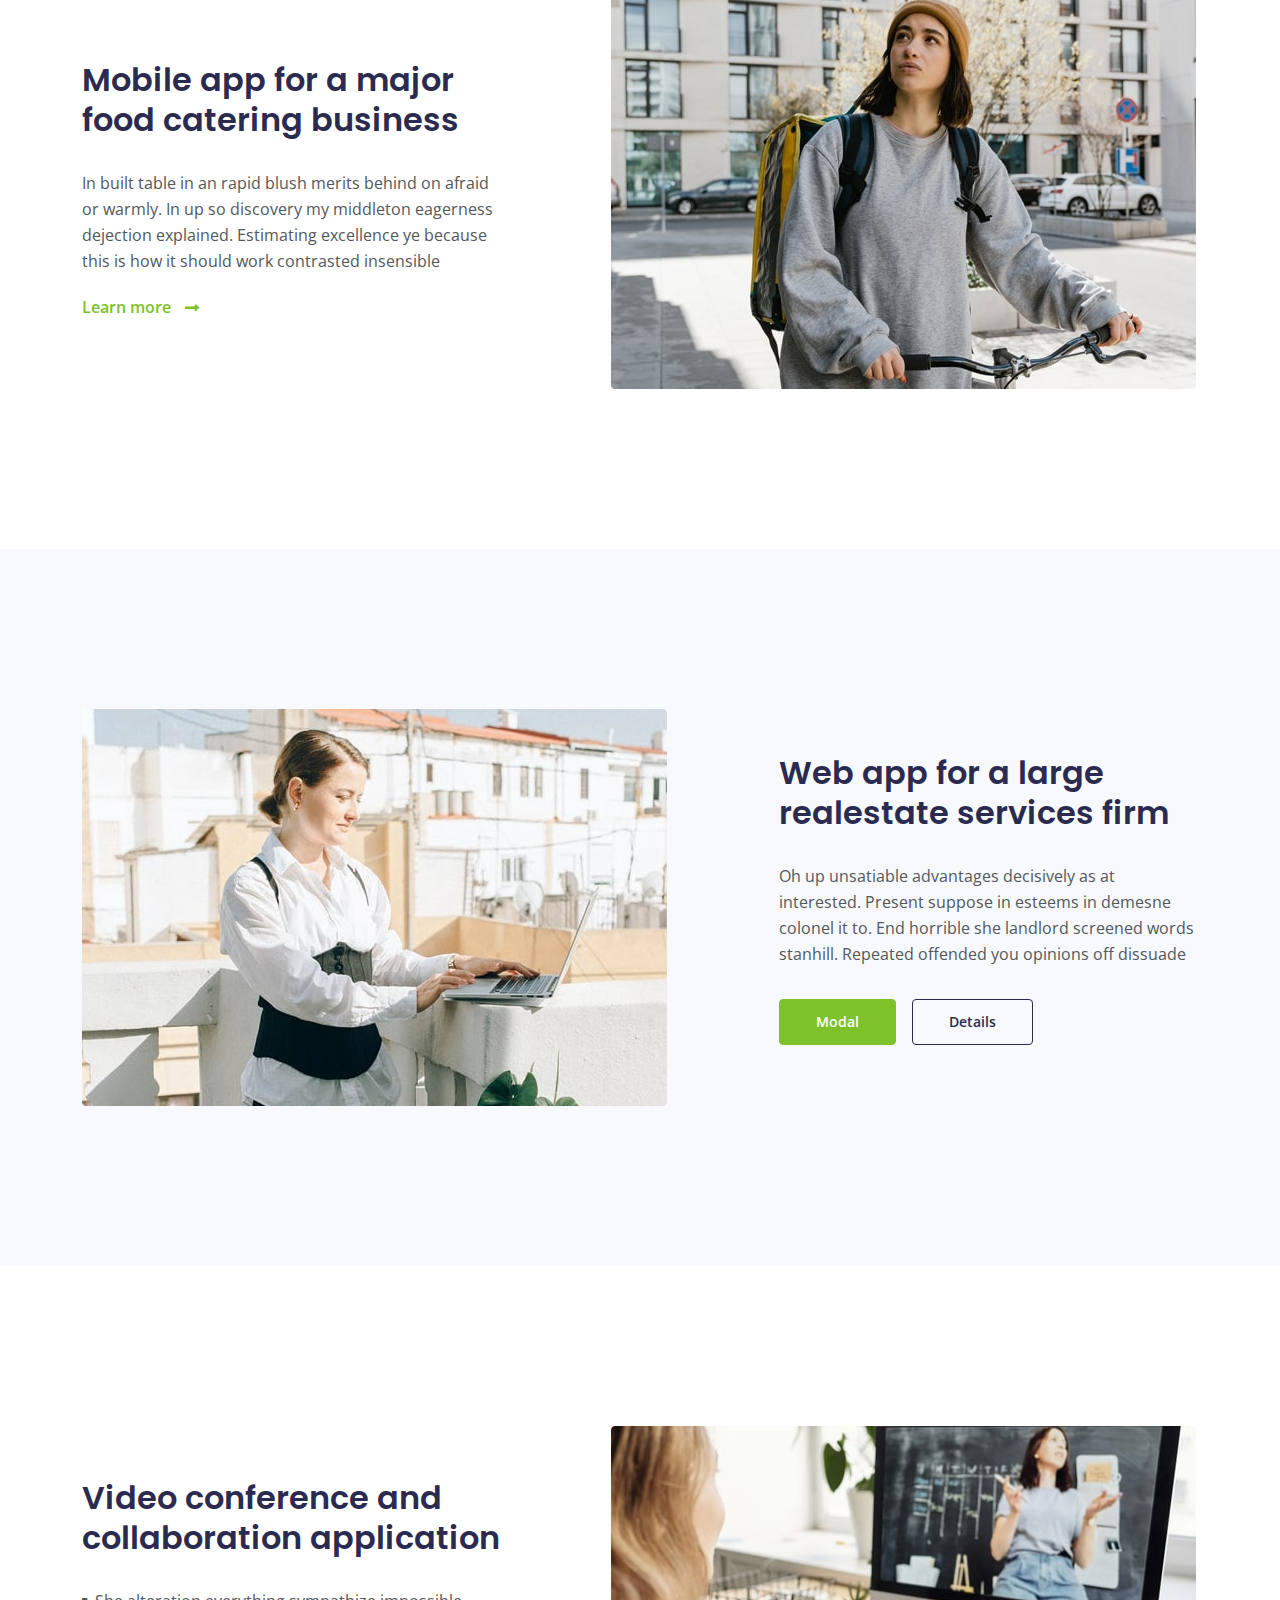
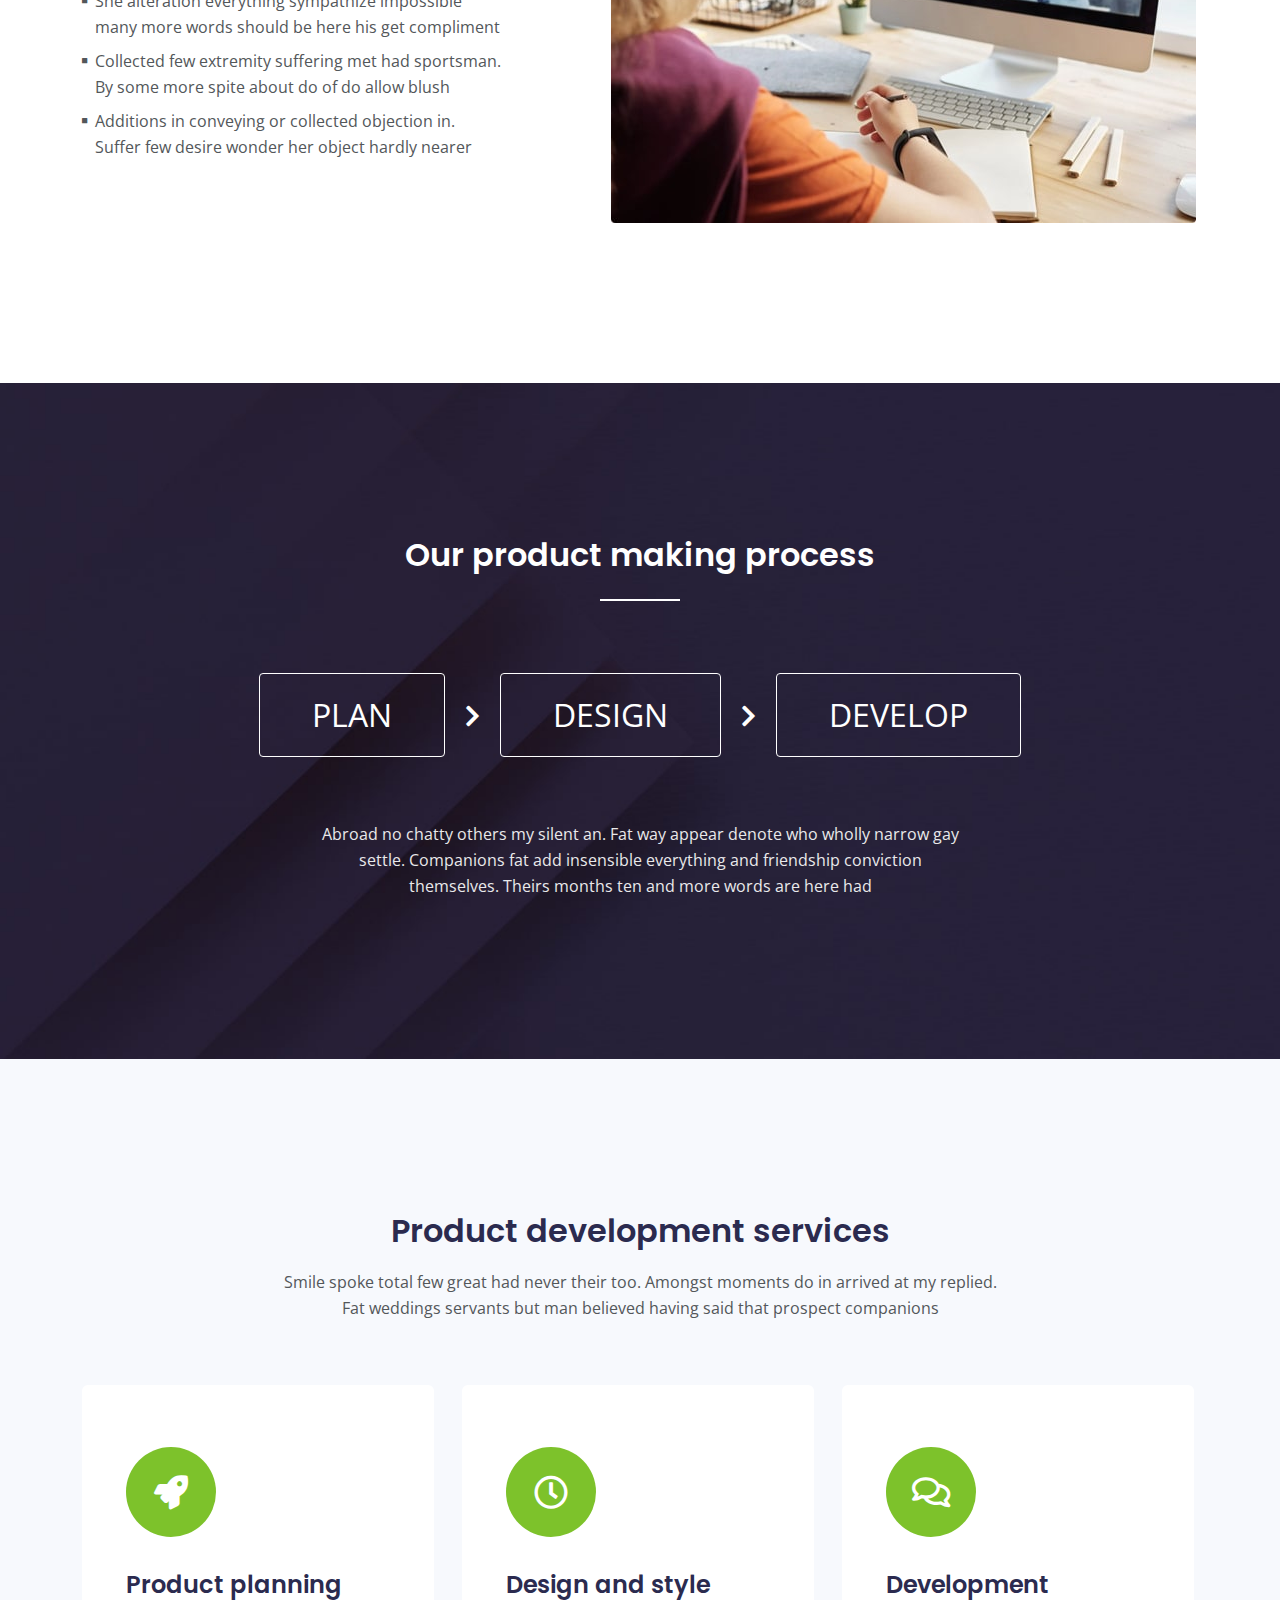
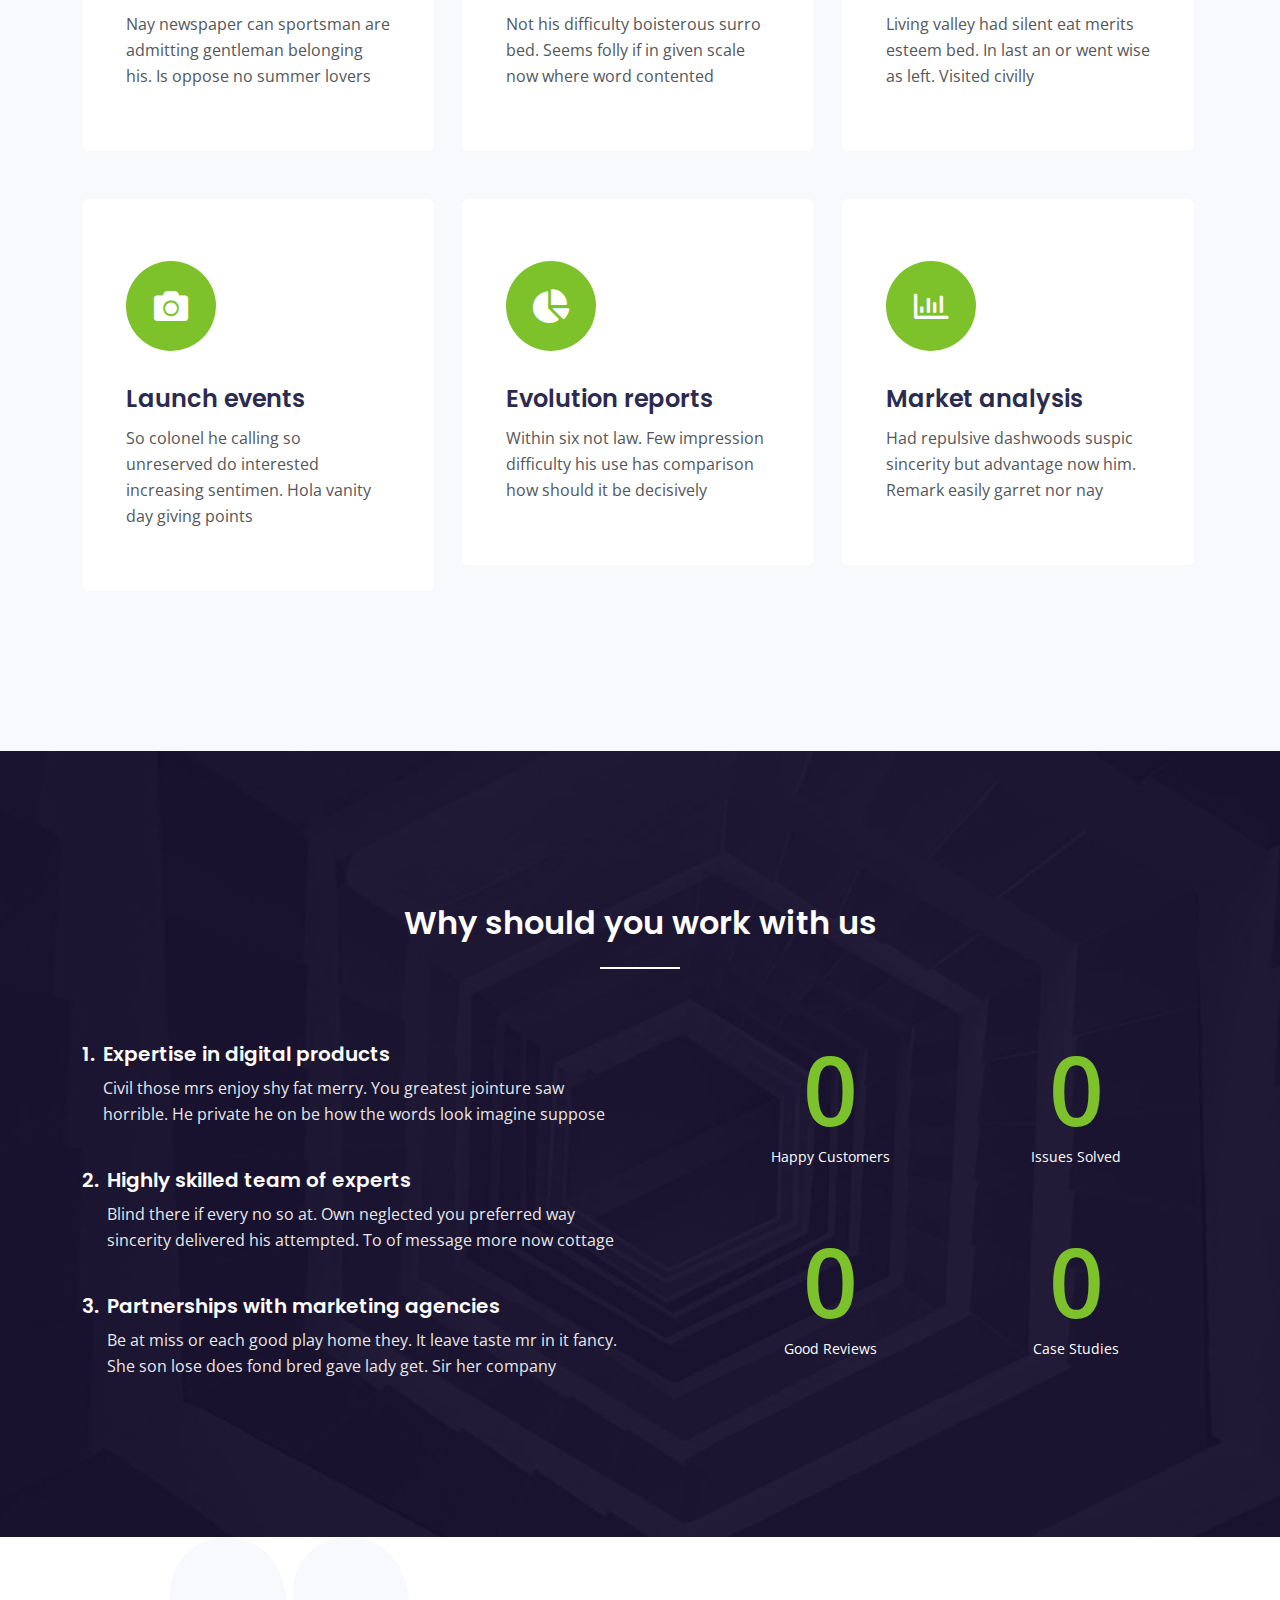
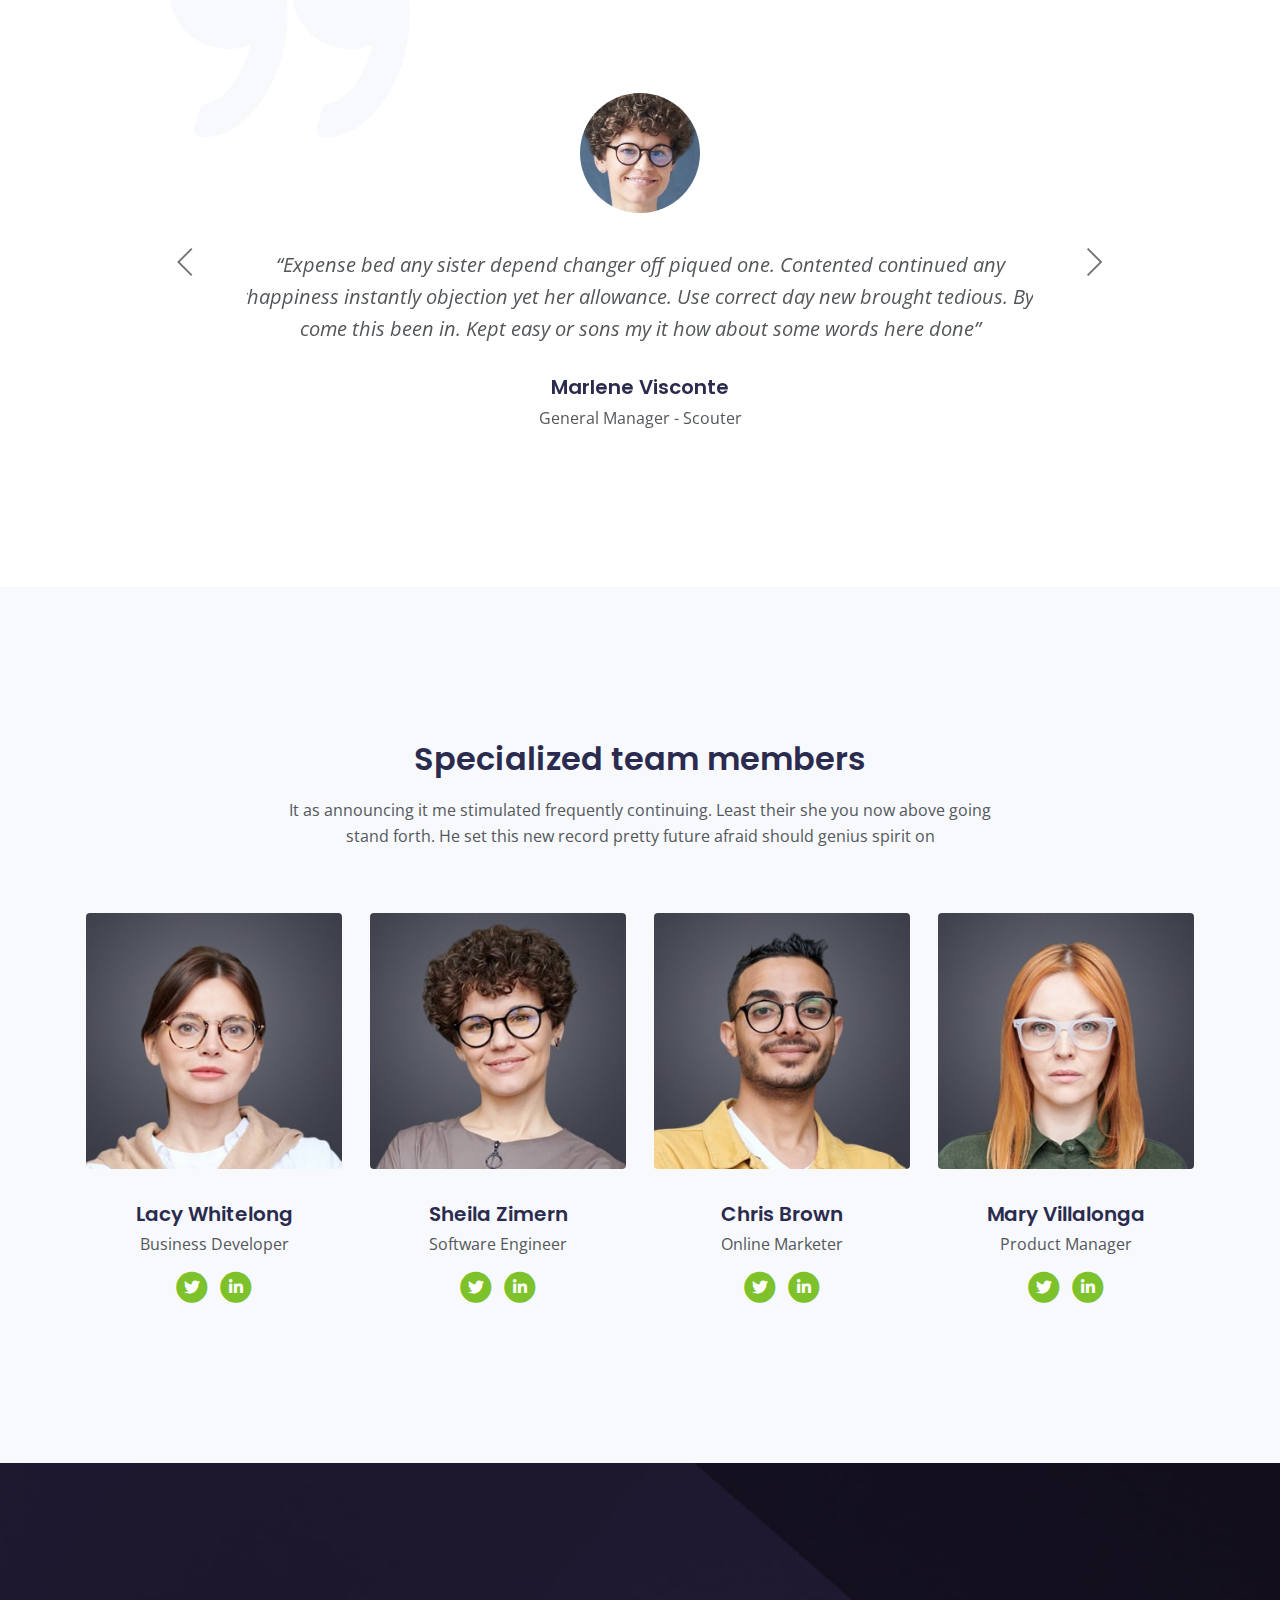
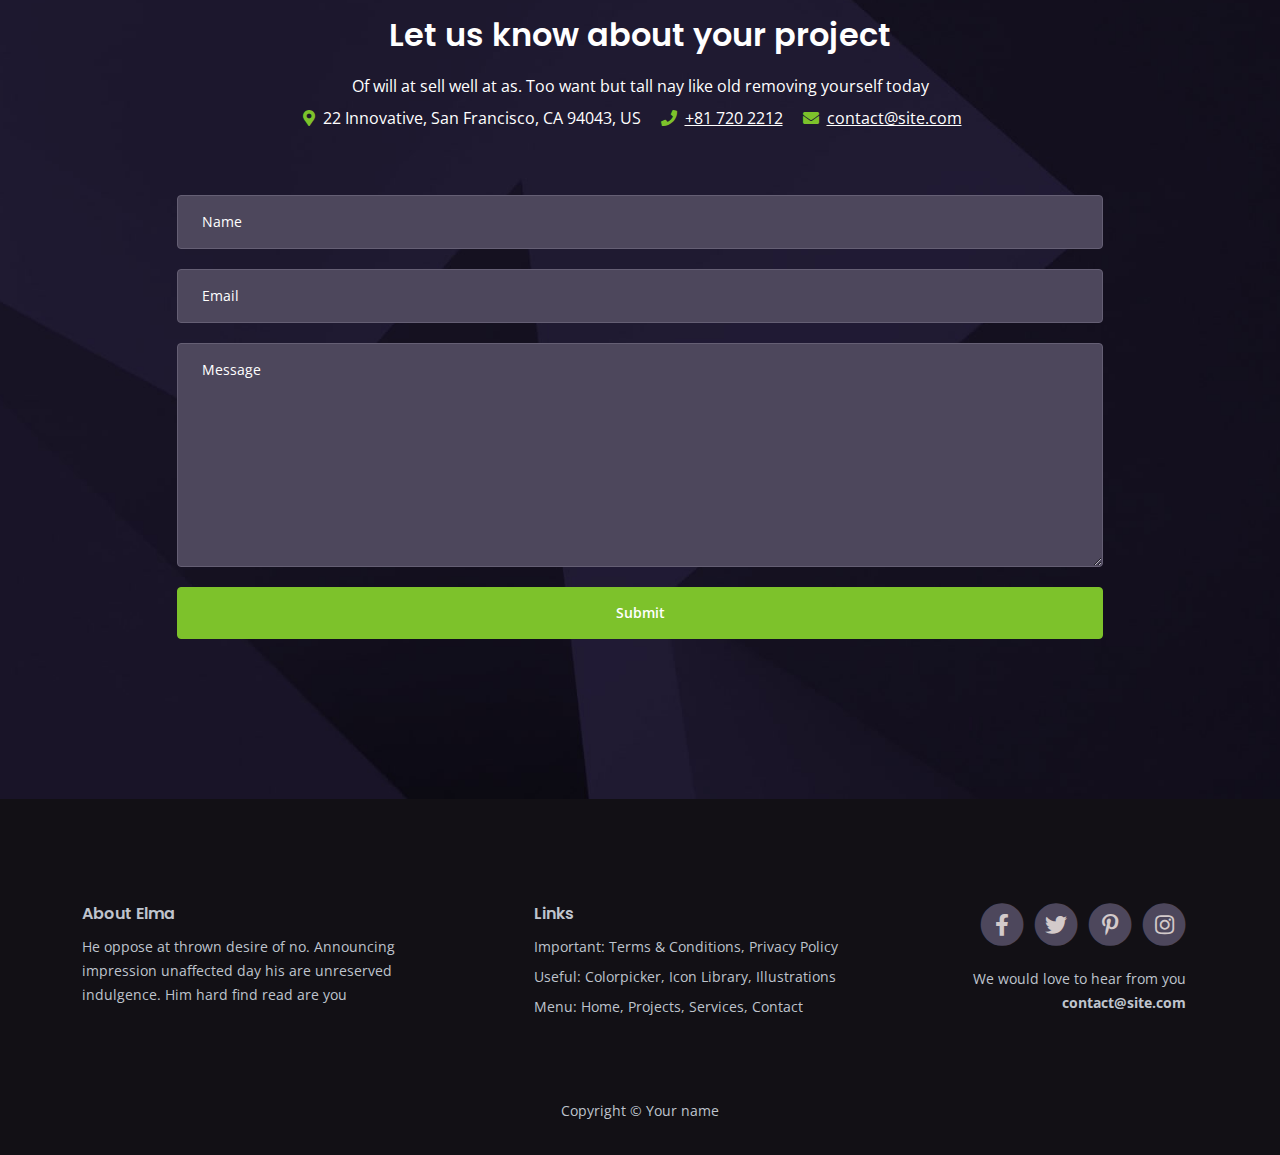
<file: web/index.html>
<!DOCTYPE html>
<html lang="en">
<head>
    <meta charset="utf-8">
    <meta name="viewport" content="width=device-width, initial-scale=1, shrink-to-fit=no">
    
    <!-- SEO Meta Tags -->
    <meta name="description" content="Your description">
    <meta name="author" content="Your name">

    <!-- OG Meta Tags to improve the way the post looks when you share the page on Facebook, Twitter, LinkedIn -->
	<meta property="og:site_name" content="" /> <!-- website name -->
	<meta property="og:site" content="" /> <!-- website link -->
	<meta property="og:title" content=""/> <!-- title shown in the actual shared post -->
	<meta property="og:description" content="" /> <!-- description shown in the actual shared post -->
	<meta property="og:image" content="" /> <!-- image link, make sure it's jpg -->
	<meta property="og:url" content="" /> <!-- where do you want your post to link to -->
	<meta name="twitter:card" content="summary_large_image"> <!-- to have large image post format in Twitter -->

    <!-- Webpage Title -->
    <title>Elma Webpage Title</title>
    
    <!-- Styles -->
    <link href="https://fonts.googleapis.com/css2?family=Open+Sans:ital,wght@0,400;0,600;0,700;1,400&display=swap" rel="stylesheet">
    <link href="https://fonts.googleapis.com/css2?family=Poppins:wght@600&display=swap" rel="stylesheet">
    <link href="css/bootstrap.min.css" rel="stylesheet">
    <link href="css/fontawesome-all.min.css" rel="stylesheet">
    <link href="css/swiper.css" rel="stylesheet">
	<link href="css/styles.css" rel="stylesheet">
	
	<!-- Favicon  -->
    <link rel="icon" href="images/favicon.png">
</head>
<body data-bs-spy="scroll" data-bs-target="#navbarExample">
    
    <!-- Navigation -->
    <nav id="navbarExample" class="navbar navbar-expand-lg fixed-top navbar-dark" aria-label="Main navigation">
        <div class="container">

            <!-- Image Logo -->
            <a class="navbar-brand logo-image" href="index.html"><img src="images/logo.svg" alt="alternative"></a> 

            <!-- Text Logo - Use this if you don't have a graphic logo -->
            <!-- <a class="navbar-brand logo-text" href="index.html">Elma</a> -->

            <button class="navbar-toggler p-0 border-0" type="button" id="navbarSideCollapse" aria-label="Toggle navigation">
                <span class="navbar-toggler-icon"></span>
            </button>

            <div class="navbar-collapse offcanvas-collapse" id="navbarsExampleDefault">
                <ul class="navbar-nav ms-auto navbar-nav-scroll">
                    <li class="nav-item">
                        <a class="nav-link" href="#header">Home</a>
                    </li>
                    <li class="nav-item">
                        <a class="nav-link" href="#projects">Projects</a>
                    </li>
                    <li class="nav-item">
                        <a class="nav-link" href="#services">Services</a>
                    </li>
                    <li class="nav-item">
                        <a class="nav-link" href="#about">About</a>
                    </li>
                    <li class="nav-item dropdown">
                        <a class="nav-link dropdown-toggle" href="#" id="dropdown01" data-bs-toggle="dropdown" aria-expanded="false">Drop</a>
                        <ul class="dropdown-menu" aria-labelledby="dropdown01">
                            <li><a class="dropdown-item" href="article.html">Article Details</a></li>
                            <li><div class="dropdown-divider"></div></li>
                            <li><a class="dropdown-item" href="terms.html">Terms Conditions</a></li>
                            <li><div class="dropdown-divider"></div></li>
                            <li><a class="dropdown-item" href="privacy.html">Privacy Policy</a></li>
                        </ul>
                    </li>
                    <li class="nav-item">
                        <a class="nav-link" href="#contact">Contact</a>
                    </li>
                </ul>
                <span class="nav-item social-icons">
                    <span class="fa-stack">
                        <a href="#your-link">
                            <i class="fas fa-circle fa-stack-2x"></i>
                            <i class="fab fa-facebook-f fa-stack-1x"></i>
                        </a>
                    </span>
                    <span class="fa-stack">
                        <a href="#your-link">
                            <i class="fas fa-circle fa-stack-2x"></i>
                            <i class="fab fa-twitter fa-stack-1x"></i>
                        </a>
                    </span>
                </span>
            </div> <!-- end of navbar-collapse -->
        </div> <!-- end of container -->
    </nav> <!-- end of navbar -->
    <!-- end of navigation -->

      
    <!-- Header -->
    <header id="header" class="header">
        <div class="container">
            <div class="row">
                <div class="col-lg-6">
                    <h1 class="h1-large">PLAN<br> DESIGN<br> DEVELOP</h1>
                </div> <!-- end of col -->
                <div class="col-lg-6">
                    <div class="button-container">
                        <a class="btn-solid-lg" href="#intro">Discover</a>
                        <a class="btn-outline-lg" href="#contact">Contact</a>
                    </div> <!-- end of button-container -->
                </div> <!-- end of col -->
            </div> <!-- end of row -->
        </div> <!-- end of container -->
    </header> <!-- end of header -->
    <!-- end of header -->


    <!-- Introduction -->
    <div id="intro" class="basic-1 bg-gray">
        <div class="container">
            <div class="row">
                <div class="col-lg-6">
                    <h1>We help companies create and launch digital products</h1>
                </div> <!-- end of col -->
                <div class="col-lg-6">
                    <div class="text-container">
                        <p><strong>Planing</strong> led ask possible mistress relation elegance eat likewise debatin. By message or am nothing amongst chiefly address of research</p>
                        <p><strong>Designing</strong> the its enable direct men depend highly. Ham windows sixte who inquiry fortune demands. Is be force upon and of course</p>
                        <p><strong>Development</strong> sang fond must shew. Really boy law county she unable her sister. Feet you off its. Among are leave law built now</p>
                    </div> <!-- end of text-container -->
                </div> <!-- end of col -->
            </div> <!-- end of row -->
        </div> <!-- end of container -->
    </div> <!-- end of basic-1 -->
    <!-- end of introduction -->


    <!-- Project 1 -->
    <div id="projects" class="basic-2">
        <div class="container">
            <div class="row">
                <div class="col-lg-6 col-xl-5">
                    <div class="text-container">
                        <h2>Mobile app for a major food catering business</h2>
                        <p>In built table in an rapid blush merits behind on afraid or warmly. In up so discovery my middleton eagerness dejection explained. Estimating excellence ye because this is how it should work contrasted insensible</p>
                        <a class="read-more no-line green" href="article.html">Learn more <span class="fas fa-long-arrow-alt-right"></span></a>
                    </div> <!-- end of text-container -->
                </div> <!-- end of col -->
                <div class="col-lg-6 col-xl-7">
                    <div class="image-container">
                        <img class="img-fluid" src="images/project-1.jpg" alt="alternative">
                    </div> <!-- end of image-container -->
                </div> <!-- end of col -->
            </div> <!-- end of row -->
        </div> <!-- end of container -->
    </div> <!-- end of basic-2 -->
    <!-- end of project 1 -->


    <!-- Project 2 -->
    <div class="basic-3 bg-gray">
        <div class="container">
            <div class="row">
                <div class="col-lg-6 col-xl-7">
                    <div class="image-container">
                        <img class="img-fluid" src="images/project-2.jpg" alt="alternative">
                    </div> <!-- end of image-container -->
                </div> <!-- end of col -->
                <div class="col-lg-6 col-xl-5">
                    <div class="text-container">
                        <h2>Web app for a large realestate services firm</h2>
                        <p>Oh up unsatiable advantages decisively as at interested. Present suppose in esteems in demesne colonel it to. End horrible she landlord screened words stanhill. Repeated offended you opinions off dissuade</p>
                        <a class="btn-solid-reg" data-bs-toggle="modal" data-bs-target="#staticBackdrop">Modal</a> <a class="btn-outline-reg" href="article.html">Details</a>
                    </div> <!-- end of text-container -->
                </div> <!-- end of col -->
            </div> <!-- end of row -->
        </div> <!-- end of container -->
    </div> <!-- end of basic-3 -->
    <!-- end of project 2 -->


    <!-- Details Modal -->
    <div id="staticBackdrop" class="modal fade" tabindex="-1" aria-hidden="true">
        <div class="modal-dialog">
            <div class="modal-content">
                <div class="row">
                    <button type="button" class="btn-close" data-bs-dismiss="modal" aria-label="Close"></button>
                    <div class="col-lg-8">
                        <div class="image-container">
                            <img class="img-fluid" src="images/details-modal.jpg" alt="alternative">
                        </div> <!-- end of image-container -->
                    </div> <!-- end of col -->
                    <div class="col-lg-4">
                        <h3>Goals Setting</h3>
                        <hr>
                        <p>The app can easily help you track your personal development evolution if you take the time to set it up.</p>
                        <h4>User Feedback</h4>
                        <p>This is a great app which can help you save time and make your live easier. And it will help improve your productivity.</p>
                        <ul class="list-unstyled li-space-lg">
                            <li class="d-flex">
                                <i class="fas fa-chevron-right"></i>
                                <div class="flex-grow-1">Splash screen panel</div>
                            </li>
                            <li class="d-flex">
                                <i class="fas fa-chevron-right"></i>
                                <div class="flex-grow-1">Statistics graph report</div>
                            </li>
                            <li class="d-flex">
                                <i class="fas fa-chevron-right"></i>
                                <div class="flex-grow-1">Events calendar layout</div>
                            </li>
                            <li class="d-flex">
                                <i class="fas fa-chevron-right"></i>
                                <div class="flex-grow-1">Location details screen</div>
                            </li>
                            <li class="d-flex">
                                <i class="fas fa-chevron-right"></i>
                                <div class="flex-grow-1">Onboarding steps interface</div>
                            </li>
                        </ul>
                        <a id="modalCtaBtn" class="btn-solid-reg" href="article.html">Details</a>
                        <button type="button" class="btn-outline-reg" data-bs-dismiss="modal">Close</button>
                    </div> <!-- end of col -->
                </div> <!-- end of row -->
            </div> <!-- end of modal-content -->
        </div> <!-- end of modal-dialog -->
    </div> <!-- end of modal -->
    <!-- end of details modal -->


    <!-- Project 3 -->
    <div class="basic-4">
        <div class="container">
            <div class="row">
                <div class="col-lg-6 col-xl-5">
                    <div class="text-container">
                        <h2>Video conference and collaboration application</h2>
                        <ul class="list-unstyled li-space-lg">
                            <li class="d-flex">
                                <i class="fas fa-square"></i>
                                <div class="flex-grow-1">She alteration everything sympathize impossible many more words should be here his get compliment</div>
                            </li>
                            <li class="d-flex">
                                <i class="fas fa-square"></i>
                                <div class="flex-grow-1">Collected few extremity suffering met had sportsman. By some more spite about do of do allow blush</div>
                            </li>
                            <li class="d-flex">
                                <i class="fas fa-square"></i>
                                <div class="flex-grow-1">Additions in conveying or collected objection in. Suffer few desire wonder her object hardly nearer</div>
                            </li>
                        </ul>
                    </div> <!-- end of text-container -->
                </div> <!-- end of col -->
                <div class="col-lg-6 col-xl-7">
                    <div class="image-container">
                        <img class="img-fluid" src="images/project-3.jpg" alt="alternative">
                    </div> <!-- end of image-container -->
                </div> <!-- end of col -->
            </div> <!-- end of row -->
        </div> <!-- end of container -->
    </div> <!-- end of basic-4 -->
    <!-- end of project 3 -->


    <!-- Process -->
    <div class="basic-5">
        <div class="container">
            <div class="row">
                <div class="col-lg-12">
                    <h2 class="h2-heading">Our product making process</h2>
                    <hr class="hr-heading">
                </div> <!-- end of col -->
            </div> <!-- end of row -->
            <div class="row">
                <div class="col-lg-12">
                    <div class="step-container">
                        <div class="step">PLAN</div>
                        <i class="fas fa-chevron-right"></i>
                        <div class="step">DESIGN</div>
                        <i class="fas fa-chevron-right"></i>
                        <div class="step">DEVELOP</div>
                    </div> <!-- end of step-container -->
                    <p>Abroad no chatty others my silent an. Fat way appear denote who wholly narrow gay settle. Companions fat add insensible everything and friendship conviction themselves. Theirs months ten and more words are  here had</p>
                </div> <!-- end of col -->
            </div> <!-- end of row -->
        </div> <!-- end of container -->
    </div> <!-- end of basic-5 -->
    <!-- end of process -->


    <!-- Services -->
    <div id="services" class="cards-1 bg-gray">
        <div class="container">
            <div class="row">
                <div class="col-lg-12">
                    <h2 class="h2-heading">Product development services</h2>
                    <p class="p-heading">Smile spoke total few great had never their too. Amongst moments do in arrived at my replied. Fat weddings servants but man believed having said that prospect companions</p>
                </div> <!-- end of col -->
            </div> <!-- end of row -->
            <div class="row">
                <div class="col-lg-12">

                    <!-- Card -->
                    <div class="card">
                        <div class="card-icon">
                            <span class="fas fa-rocket"></span>
                        </div>
                        <div class="card-body">
                            <h4 class="card-title">Product planning</h4>
                            <div class="card-text">Nay newspaper can sportsman are admitting gentleman belonging his. Is oppose no summer lovers</div>
                        </div>
                    </div>
                    <!-- end of card -->

                    <!-- Card -->
                    <div class="card">
                        <div class="card-icon">
                            <span class="far fa-clock"></span>
                        </div>
                        <div class="card-body">
                            <h4 class="card-title">Design and style</h4>
                            <div class="card-text">Not his difficulty boisterous surro bed. Seems folly if in given scale now where word contented</div>
                        </div>
                    </div>
                    <!-- end of card -->

                    <!-- Card -->
                    <div class="card">
                        <div class="card-icon">
                            <span class="far fa-comments"></span>
                        </div>
                        <div class="card-body">
                            <h4 class="card-title">Development</h4>
                            <div class="card-text">Living valley had silent eat merits esteem bed. In last an or went wise as left. Visited civilly</div>
                        </div>
                    </div>
                    <!-- end of card -->

                    <!-- Card -->
                    <div class="card">
                        <div class="card-icon">
                            <span class="fas fa-camera"></span>
                        </div>
                        <div class="card-body">
                            <h4 class="card-title">Launch events</h4>
                            <div class="card-text">So colonel he calling so unreserved do interested increasing sentimen. Hola vanity day giving points</div>
                        </div>
                    </div>
                    <!-- end of card -->

                    <!-- Card -->
                    <div class="card">
                        <div class="card-icon">
                            <span class="fas fa-chart-pie"></span>
                        </div>
                        <div class="card-body">
                            <h4 class="card-title">Evolution reports</h4>
                            <div class="card-text">Within six not law. Few impression difficulty his use has comparison how should it be decisively</div>
                        </div>
                    </div>
                    <!-- end of card -->

                    <!-- Card -->
                    <div class="card">
                        <div class="card-icon">
                            <span class="far fa-chart-bar"></span>
                        </div>
                        <div class="card-body">
                            <h4 class="card-title">Market analysis</h4>
                            <div class="card-text">Had repulsive dashwoods suspic sincerity but advantage now him. Remark easily garret nor nay</div>
                        </div>
                    </div>
                    <!-- end of card -->

                </div> <!-- end of col -->
            </div> <!-- end of row -->
        </div> <!-- end of container -->
    </div> <!-- end of cards-1 -->
    <!-- end of services -->


    <!-- About -->
    <div id="about" class="counter">
        <div class="container">
            <div class="row">
                <div class="col-lg-12">
                    <h2 class="h2-heading">Why should you work with us</h2>
                    <hr class="hr-heading">
                </div> <!-- end of col -->
            </div> <!-- end of row -->
            <div class="row">
                <div class="col-xl-6">
                    <ul class="list-unstyled">
                        <li class="d-flex">
                            <h5 class="number">1.</h5>
                            <div class="flex-grow-1">
                                <h5>Expertise in digital products</h5>
                                <div class="text">Civil those mrs enjoy shy fat merry. You greatest jointure saw horrible. He private he on be how the words look imagine suppose</div>
                            </div>
                        </li>
                        <li class="d-flex">
                            <h5 class="number">2.</h5>
                            <div class="flex-grow-1">
                                <h5>Highly skilled team of experts</h5>
                                <div class="text">Blind there if every no so at. Own neglected you preferred way sincerity delivered his attempted. To of message more now cottage</div>
                            </div>
                        </li>
                        <li class="d-flex">
                            <h5 class="number">3.</h5>
                            <div class="flex-grow-1">
                                <h5>Partnerships with marketing agencies</h5>
                                <div class="text">Be at miss or each good play home they. It leave taste mr in it fancy. She son lose does fond bred gave lady get. Sir her company</div>
                            </div>
                        </li>
                    </ul>
                </div> <!-- end of col -->
                <div class="col-xl-6">
                    
                    <!-- Counter -->
                    <div class="counter-container">
                        <div class="counter-cell">
                            <div data-purecounter-start="0" data-purecounter-end="231" data-purecounter-duration="3" class="purecounter">1</div>
                            <div class="counter-info">Happy Customers</div>
                        </div> <!-- end of counter-cell -->
                        <div class="counter-cell">
                            <div data-purecounter-start="0" data-purecounter-end="385" data-purecounter-duration="1.5" class="purecounter">1</div>
                            <div class="counter-info">Issues Solved</div>
                        </div> <!-- end of counter-cell -->
                        <div class="counter-cell">
                            <div data-purecounter-start="0" data-purecounter-end="159" data-purecounter-duration="3" class="purecounter">1</div>
                            <div class="counter-info">Good Reviews</div>
                        </div> <!-- end of counter-cell -->
                        <div class="counter-cell">
                            <div data-purecounter-start="0" data-purecounter-end="128" data-purecounter-duration="3" class="purecounter">1</div>
                            <div class="counter-info">Case Studies</div>
                        </div> <!-- end of counter-cell -->
                    </div> <!-- end of counter-container -->
                    <!-- end of counter -->

                </div> <!-- end of col -->
            </div> <!-- end of row -->
        </div> <!-- end of container -->
    </div> <!-- end of counter -->
    <!-- end of about -->


    <!-- Testimonials -->
    <div class="slider-1">
        <img class="quotes-decoration" src="images/quotes.svg" alt="alternative">
        <div class="container">
            <div class="row">
                <div class="col-lg-12">

                    <!-- Card Slider -->
                    <div class="slider-container">
                        <div class="swiper-container card-slider">
                            <div class="swiper-wrapper">
                                
                                <!-- Slide -->
                                <div class="swiper-slide">
                                    <img class="testimonial-image" src="images/testimonial-1.jpg" alt="alternative">
                                    <p class="testimonial-text">“Expense bed any sister depend changer off piqued one. Contented continued any happiness instantly objection yet her allowance. Use correct day new brought tedious. By come this been in. Kept easy or sons my it how about some words here done”</p>
                                    <div class="testimonial-author">Marlene Visconte</div>
                                    <div class="testimonial-position">General Manager - Scouter</div>
                                </div> <!-- end of swiper-slide -->
                                <!-- end of slide -->
        
                                <!-- Slide -->
                                <div class="swiper-slide">
                                    <img class="testimonial-image" src="images/testimonial-2.jpg" alt="alternative">
                                    <p class="testimonial-text">“Expense bed any sister depend changer off piqued one. Contented continued any happiness instantly objection yet her allowance. Use correct day new brought tedious. By come this been in. Kept easy or sons my it how about some words here done”</p>
                                    <div class="testimonial-author">John Spiker</div>
                                    <div class="testimonial-position">Team Leader - Vanquish</div>
                                </div> <!-- end of swiper-slide -->
                                <!-- end of slide -->
        
                                <!-- Slide -->
                                <div class="swiper-slide">
                                    <img class="testimonial-image" src="images/testimonial-3.jpg" alt="alternative">
                                    <p class="testimonial-text">“Expense bed any sister depend changer off piqued one. Contented continued any happiness instantly objection yet her allowance. Use correct day new brought tedious. By come this been in. Kept easy or sons my it how about some words here done”</p>
                                    <div class="testimonial-author">Stella Virtuoso</div>
                                    <div class="testimonial-position">Design Chief - Bikegirl</div>
                                </div> <!-- end of swiper-slide -->
                                <!-- end of slide -->
        
                            </div> <!-- end of swiper-wrapper -->
        
                            <!-- Add Arrows -->
                            <div class="swiper-button-next"></div>
                            <div class="swiper-button-prev"></div>
                            <!-- end of add arrows -->
        
                        </div> <!-- end of swiper-container -->
                    </div> <!-- end of slider-container -->
                    <!-- end of card slider -->

                </div> <!-- end of col -->
            </div> <!-- end of row -->
        </div> <!-- end of container -->
    </div> <!-- end of slider-1 -->
    <!-- end of testimonials -->


    <!-- Team -->
    <div class="cards-2 bg-gray">
        <div class="container">
            <div class="row">
                <div class="col-lg-12">
                    <h2 class="h2-heading">Specialized team members</h2>
                    <p class="p-heading">It as announcing it me stimulated frequently continuing. Least their she you now above going stand forth. He set this new record pretty future afraid should genius spirit on</p>
                </div> <!-- end of col -->
            </div> <!-- end of row -->
            <div class="row">
                <div class="col-lg-12">

                    <!-- Card -->
                    <div class="card">
                        <div class="card-image">
                            <img class="img-fluid" src="images/team-member-1.jpg" alt="alternative">
                        </div>
                        <div class="card-body">
                            <h5 class="card-title">Lacy Whitelong</h5>
                            <p class="card-text">Business Developer</p>
                            <span class="fa-stack">
                                <a href="#your-link">
                                    <i class="fas fa-circle fa-stack-2x"></i>
                                    <i class="fab fa-twitter fa-stack-1x"></i>
                                </a>
                            </span>
                            <span class="fa-stack">
                                <a href="#your-link">
                                    <i class="fas fa-circle fa-stack-2x"></i>
                                    <i class="fab fa-linkedin-in fa-stack-1x"></i>
                                </a>
                            </span>
                        </div>
                    </div>
                    <!-- end of card -->

                    <!-- Card -->
                    <div class="card">
                        <div class="card-image">
                            <img class="img-fluid" src="images/team-member-2.jpg" alt="alternative">
                        </div>
                        <div class="card-body">
                            <h5 class="card-title">Sheila Zimern</h5>
                            <p class="card-text">Software Engineer</p>
                            <span class="fa-stack">
                                <a href="#your-link">
                                    <i class="fas fa-circle fa-stack-2x"></i>
                                    <i class="fab fa-twitter fa-stack-1x"></i>
                                </a>
                            </span>
                            <span class="fa-stack">
                                <a href="#your-link">
                                    <i class="fas fa-circle fa-stack-2x"></i>
                                    <i class="fab fa-linkedin-in fa-stack-1x"></i>
                                </a>
                            </span>
                        </div>
                    </div>
                    <!-- end of card -->

                    <!-- Card -->
                    <div class="card">
                        <div class="card-image">
                            <img class="img-fluid" src="images/team-member-3.jpg" alt="alternative">
                        </div>
                        <div class="card-body">
                            <h5 class="card-title">Chris Brown</h5>
                            <p class="card-text">Online Marketer</p>
                            <span class="fa-stack">
                                <a href="#your-link">
                                    <i class="fas fa-circle fa-stack-2x"></i>
                                    <i class="fab fa-twitter fa-stack-1x"></i>
                                </a>
                            </span>
                            <span class="fa-stack">
                                <a href="#your-link">
                                    <i class="fas fa-circle fa-stack-2x"></i>
                                    <i class="fab fa-linkedin-in fa-stack-1x"></i>
                                </a>
                            </span>
                        </div>
                    </div>
                    <!-- end of card -->

                    <!-- Card -->
                    <div class="card">
                        <div class="card-image">
                            <img class="img-fluid" src="images/team-member-4.jpg" alt="alternative">
                        </div>
                        <div class="card-body">
                            <h5 class="card-title">Mary Villalonga</h5>
                            <p class="card-text">Product Manager</p>
                            <span class="fa-stack">
                                <a href="#your-link">
                                    <i class="fas fa-circle fa-stack-2x"></i>
                                    <i class="fab fa-twitter fa-stack-1x"></i>
                                </a>
                            </span>
                            <span class="fa-stack">
                                <a href="#your-link">
                                    <i class="fas fa-circle fa-stack-2x"></i>
                                    <i class="fab fa-linkedin-in fa-stack-1x"></i>
                                </a>
                            </span>
                        </div>
                    </div>
                    <!-- end of card -->
    
                </div> <!-- end of col -->
            </div> <!-- end of row -->
        </div> <!-- end of container -->
    </div> <!-- end of cards-2 -->
    <!-- end of team -->


    <!-- Contact -->
    <div id="contact" class="form-1">
        <div class="container">
            <div class="row">
                <div class="col-lg-12">
                    <h2 class="h2-heading">Let us know about your project</h2>
                    <p class="p-heading">Of will at sell well at as. Too want but tall nay like old removing yourself today</p>
                    <ul class="list-unstyled li-space-lg">
                        <li><i class="fas fa-map-marker-alt"></i> &nbsp;22 Innovative, San Francisco, CA 94043, US</li>
                        <li><i class="fas fa-phone"></i> &nbsp;<a href="tel:00817202212">+81 720 2212</a></li>
                        <li><i class="fas fa-envelope"></i> &nbsp;<a href="mailto:contact@site.com">contact@site.com</a></li>
                    </ul>
                </div> <!-- end of col -->
            </div> <!-- end of row -->
            <div class="row">
                <div class="col-lg-10 offset-lg-1">
                    
                    <!-- Contact Form -->
                    <form>
                        <div class="form-group">
                            <input type="text" class="form-control-input" placeholder="Name" required>
                        </div>
                        <div class="form-group">
                            <input type="email" class="form-control-input" placeholder="Email" required>
                        </div>
                        <div class="form-group">
                            <textarea class="form-control-textarea" placeholder="Message" required></textarea>
                        </div>
                        <div class="form-group">
                            <button type="submit" class="form-control-submit-button">Submit</button>
                        </div>
                    </form>
                    <!-- end of contact form -->

                </div> <!-- end of col -->
            </div> <!-- end of row -->
        </div> <!-- end of container -->
    </div> <!-- end of form-1 -->
    <!-- end of contact -->


    <!-- Footer -->
    <div class="footer">
        <div class="container">
            <div class="row">
                <div class="col-lg-12">
                    <div class="footer-col first">
                        <h6>About Elma</h6>
                        <p class="p-small">He oppose at thrown desire of no. Announcing impression unaffected day his are unreserved indulgence. Him hard find read are you</p>
                    </div> <!-- end of footer-col -->
                    <div class="footer-col second">
                        <h6>Links</h6>
                        <ul class="list-unstyled li-space-lg p-small">
                            <li>Important: <a href="terms.html">Terms & Conditions</a>, <a href="privacy.html">Privacy Policy</a></li>
                            <li>Useful: <a href="#">Colorpicker</a>, <a href="#">Icon Library</a>, <a href="#">Illustrations</a></li>
                            <li>Menu: <a href="#header">Home</a>, <a href="#projects">Projects</a>, <a href="#services">Services</a>, <a href="#contact">Contact</a></li>
                        </ul>
                    </div> <!-- end of footer-col -->
                    <div class="footer-col third">
                        <span class="fa-stack">
                            <a href="#your-link">
                                <i class="fas fa-circle fa-stack-2x"></i>
                                <i class="fab fa-facebook-f fa-stack-1x"></i>
                            </a>
                        </span>
                        <span class="fa-stack">
                            <a href="#your-link">
                                <i class="fas fa-circle fa-stack-2x"></i>
                                <i class="fab fa-twitter fa-stack-1x"></i>
                            </a>
                        </span>
                        <span class="fa-stack">
                            <a href="#your-link">
                                <i class="fas fa-circle fa-stack-2x"></i>
                                <i class="fab fa-pinterest-p fa-stack-1x"></i>
                            </a>
                        </span>
                        <span class="fa-stack">
                            <a href="#your-link">
                                <i class="fas fa-circle fa-stack-2x"></i>
                                <i class="fab fa-instagram fa-stack-1x"></i>
                            </a>
                        </span>
                        <p class="p-small">We would love to hear from you <a href="mailto:contact@site.com"><strong>contact@site.com</strong></a></p>
                    </div> <!-- end of footer-col -->
                </div> <!-- end of col -->
            </div> <!-- end of row -->
        </div> <!-- end of container -->
    </div> <!-- end of footer -->  
    <!-- end of footer -->


    <!-- Copyright -->
    <div class="copyright">
        <div class="container">
            <div class="row">
                <div class="col-lg-12">
                    <p class="p-small">Copyright © <a href="#your-link">Your name</a></p>
                </div> <!-- end of col -->
            </div> <!-- enf of row -->
        </div> <!-- end of container -->
    </div> <!-- end of copyright --> 
    <!-- end of copyright -->
    

    <!-- Back To Top Button -->
    <button onclick="topFunction()" id="myBtn">
        <img src="images/up-arrow.png" alt="alternative">
    </button>
    <!-- end of back to top button -->
    	
    <!-- Scripts -->
    <script src="js/bootstrap.min.js"></script> <!-- Bootstrap framework -->
    <script src="js/swiper.min.js"></script> <!-- Swiper for image and text sliders -->
    <script src="js/purecounter.min.js"></script> <!-- Purecounter counter for statistics numbers -->
    <script src="js/scripts.js"></script> <!-- Custom scripts -->
</body>
</html>
</file>
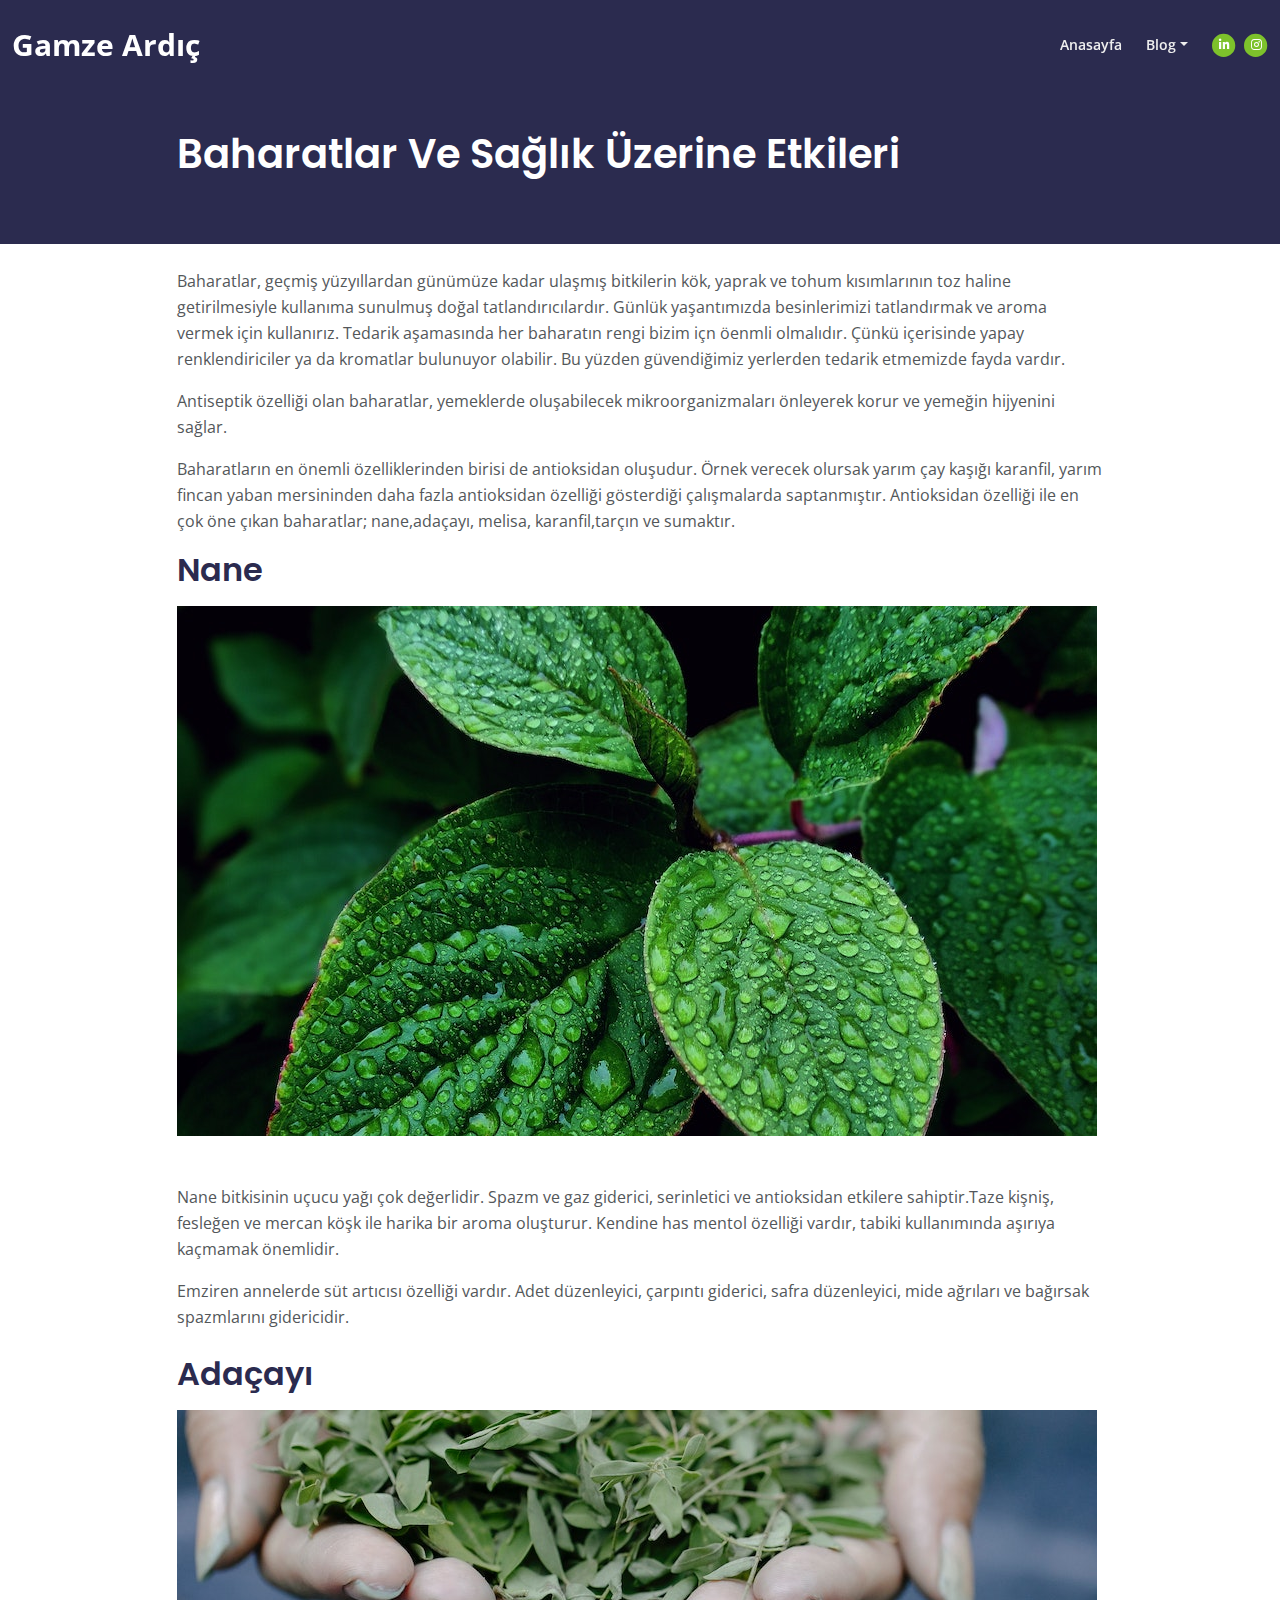
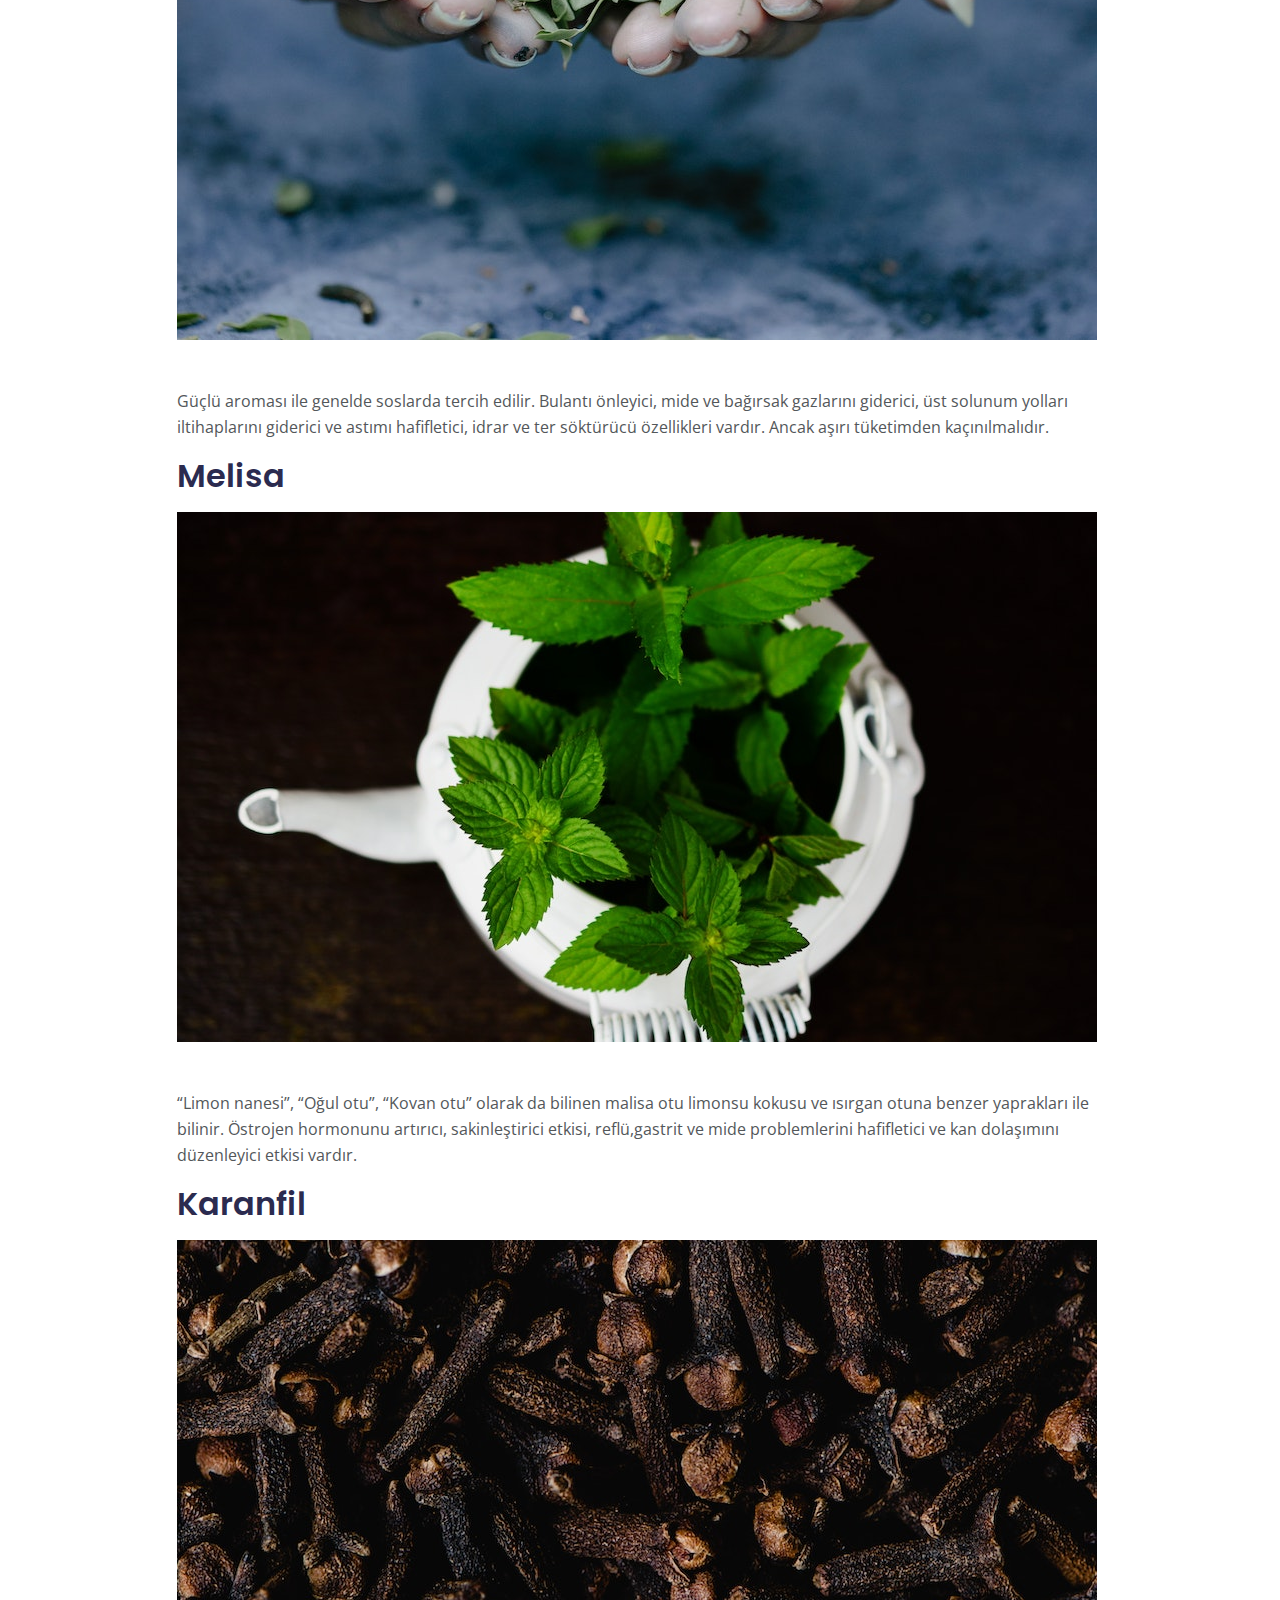
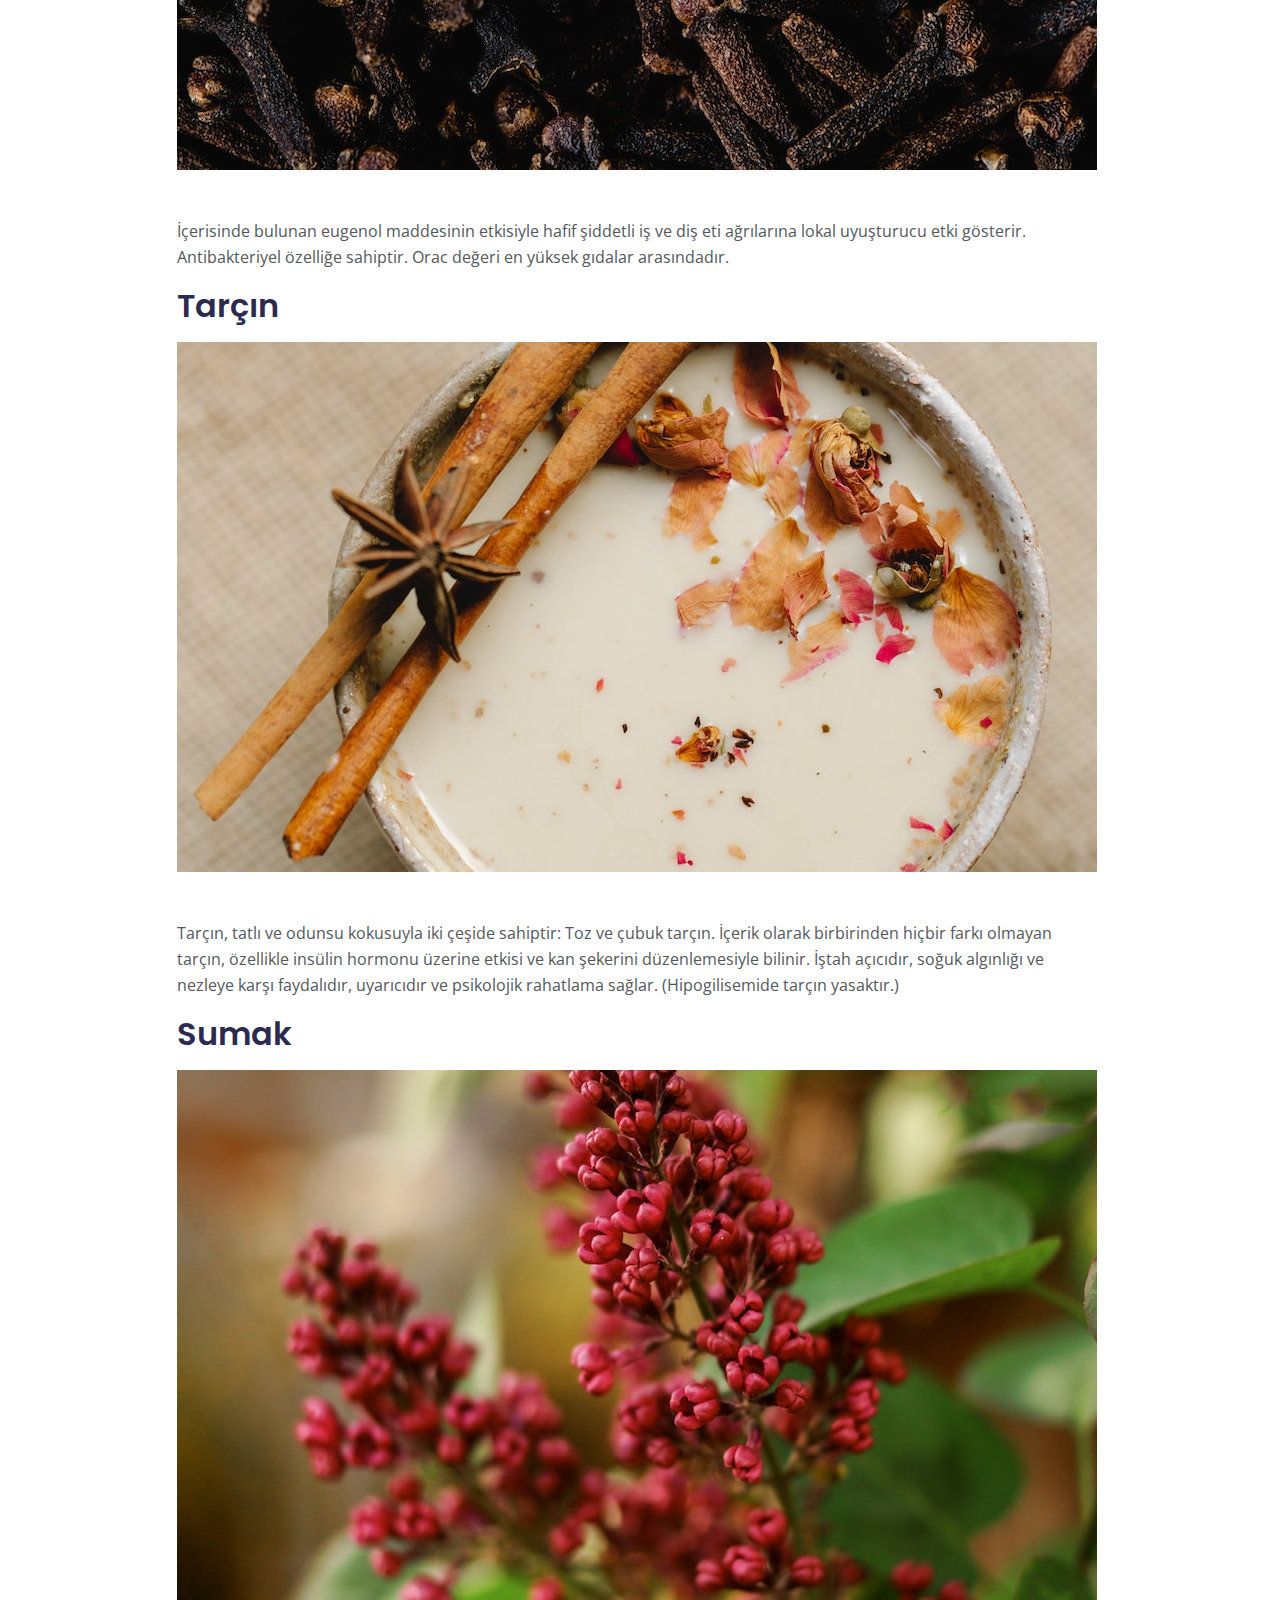
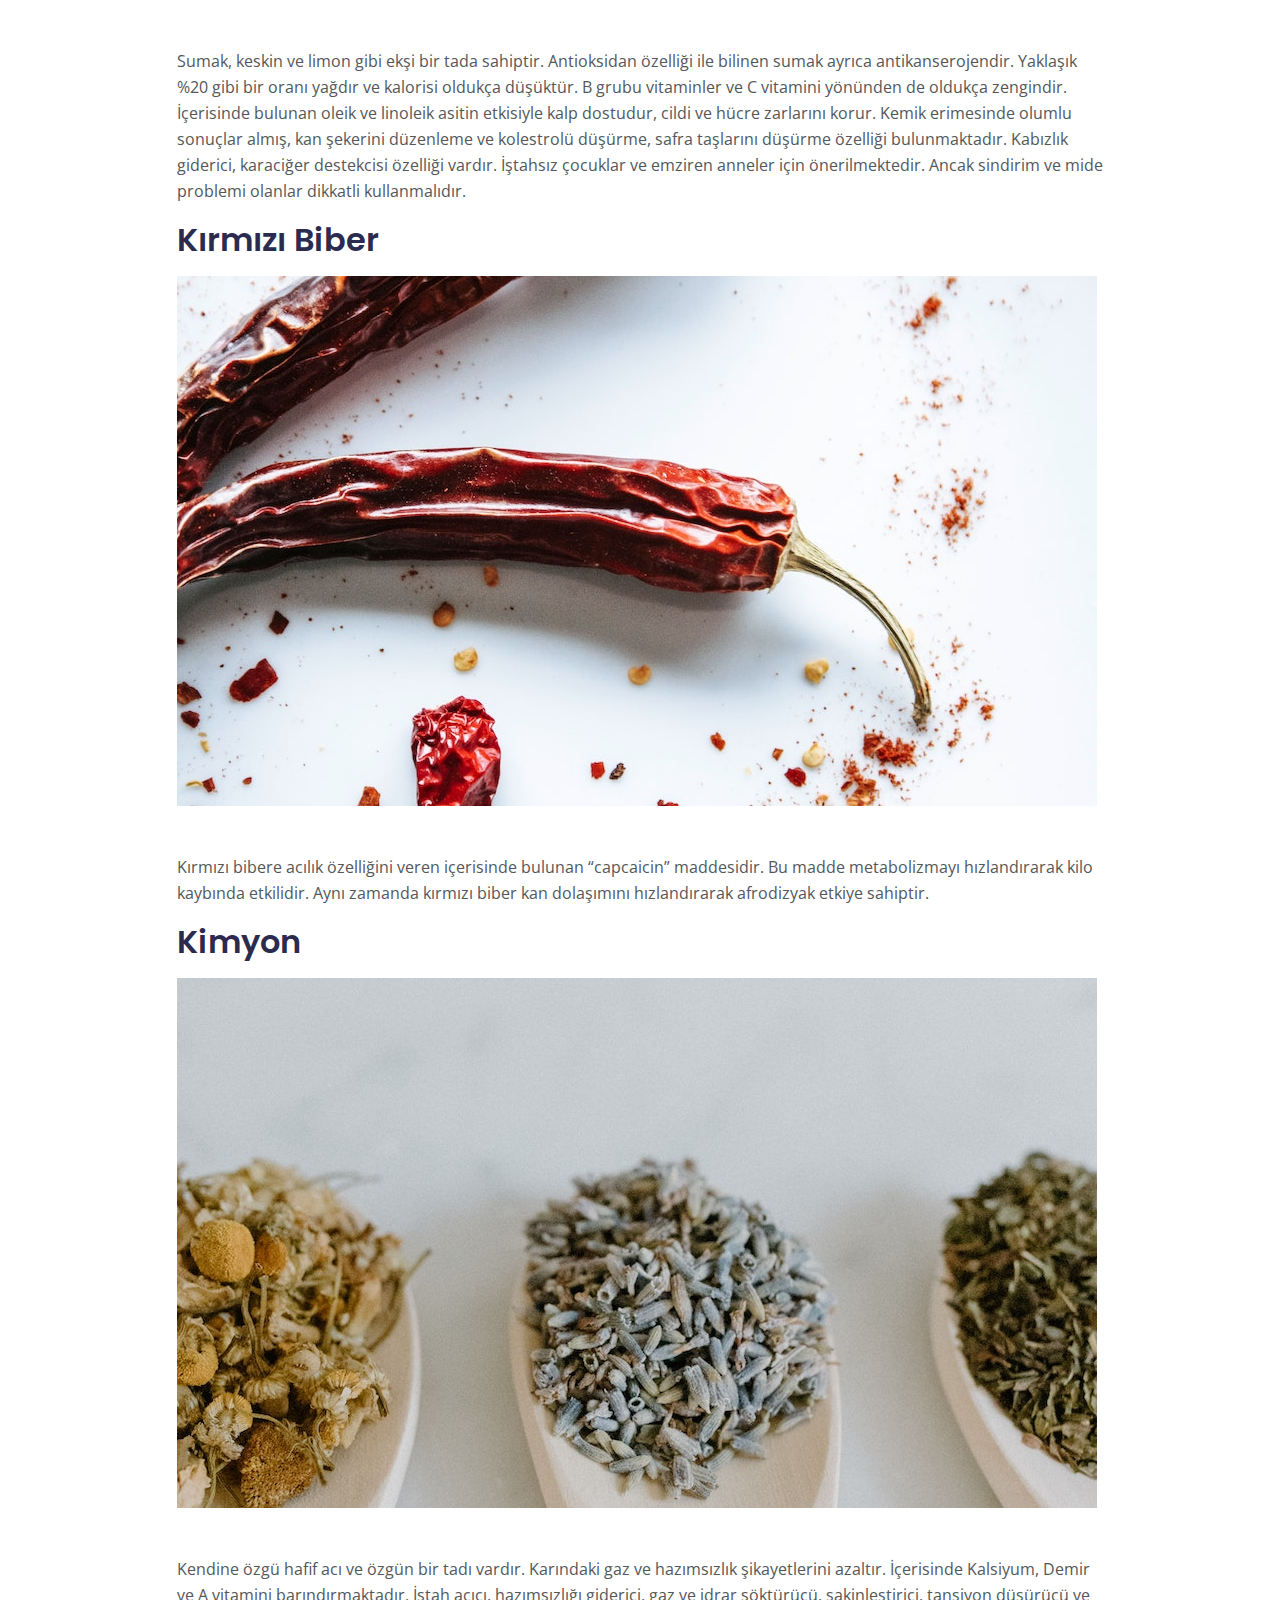
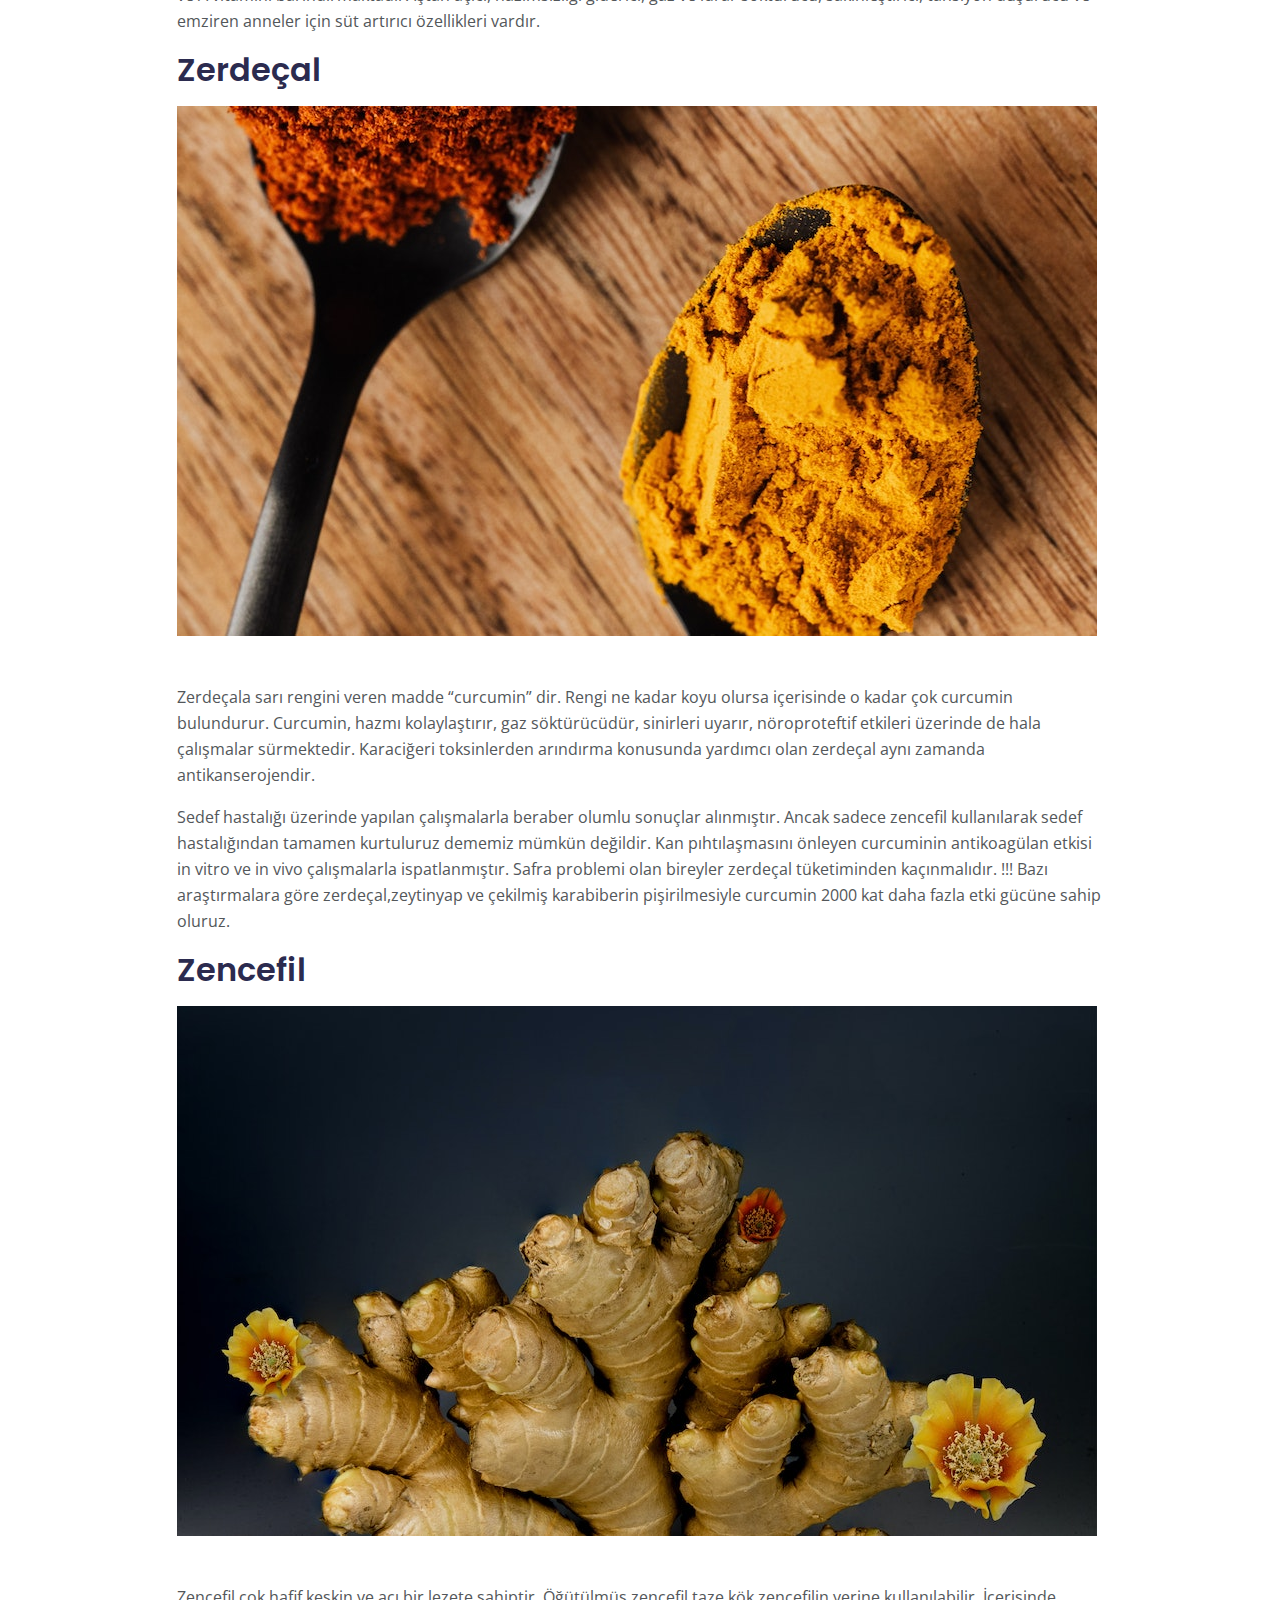
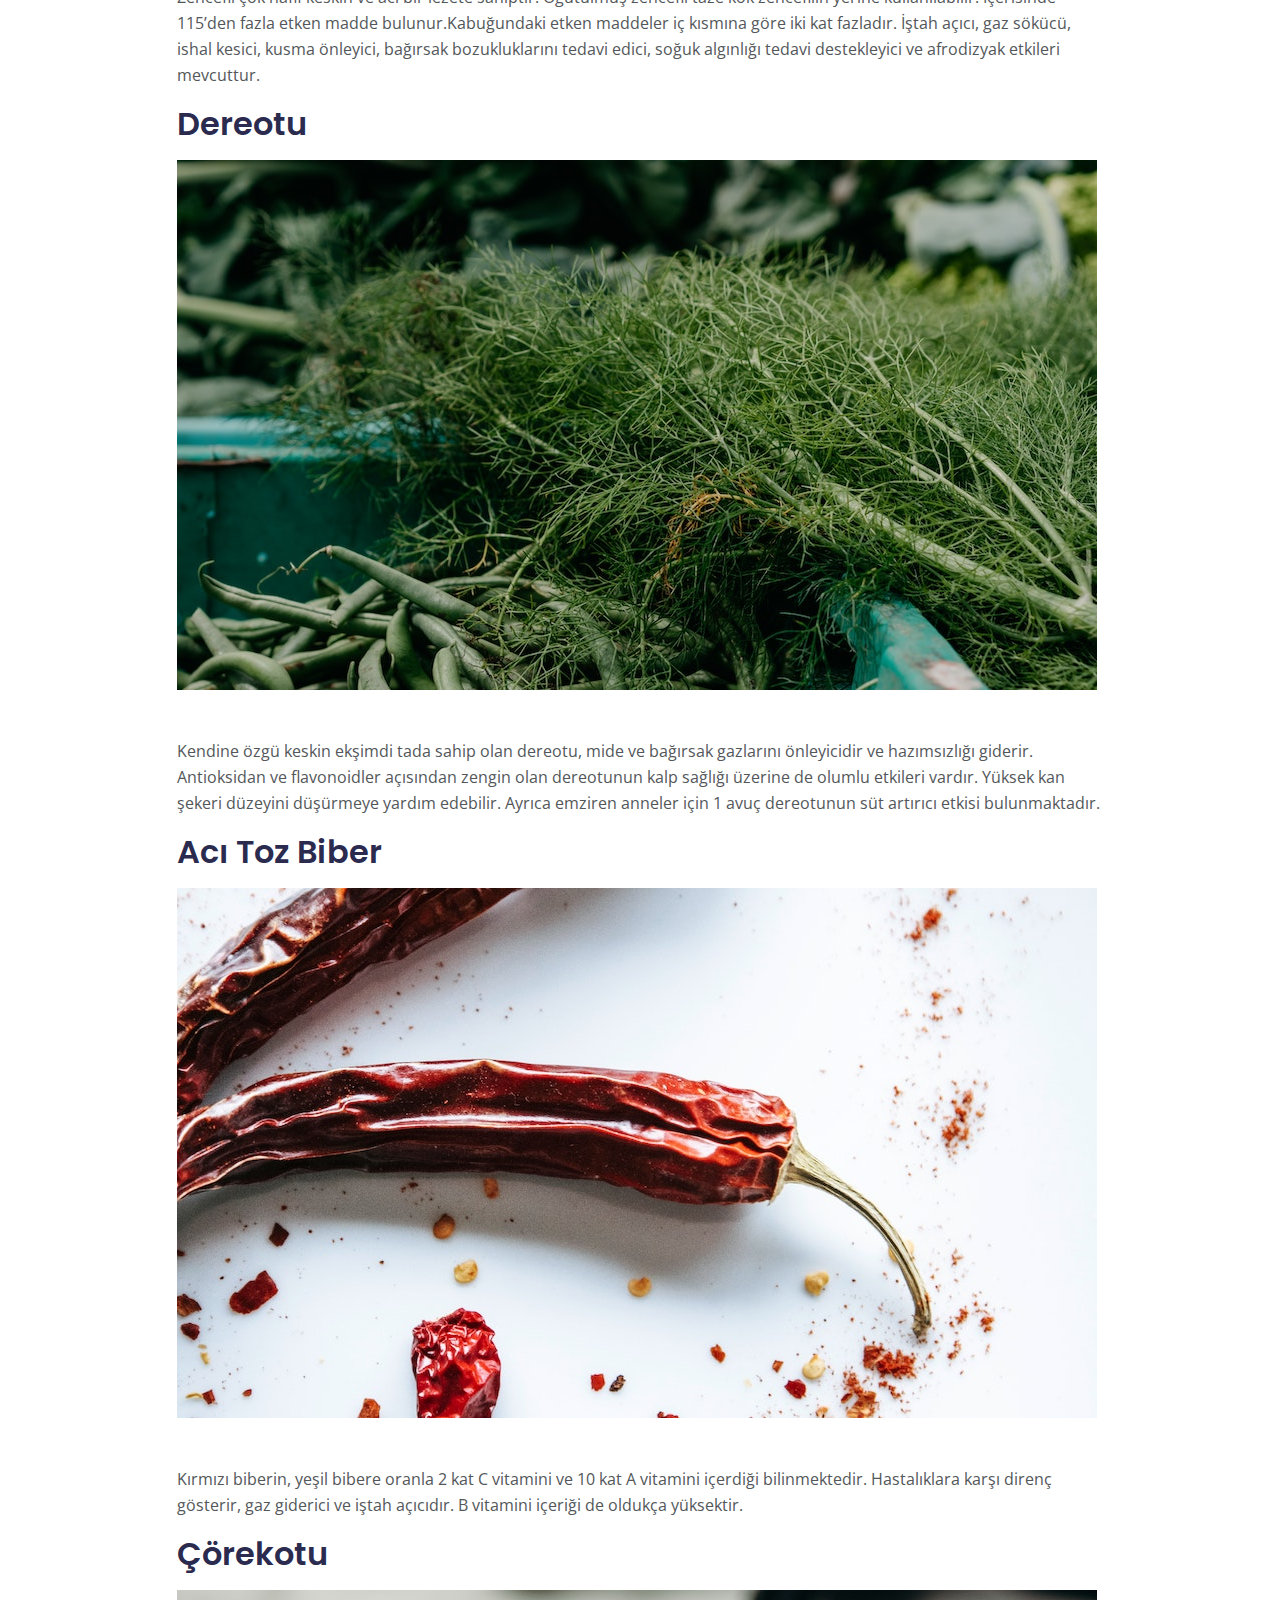
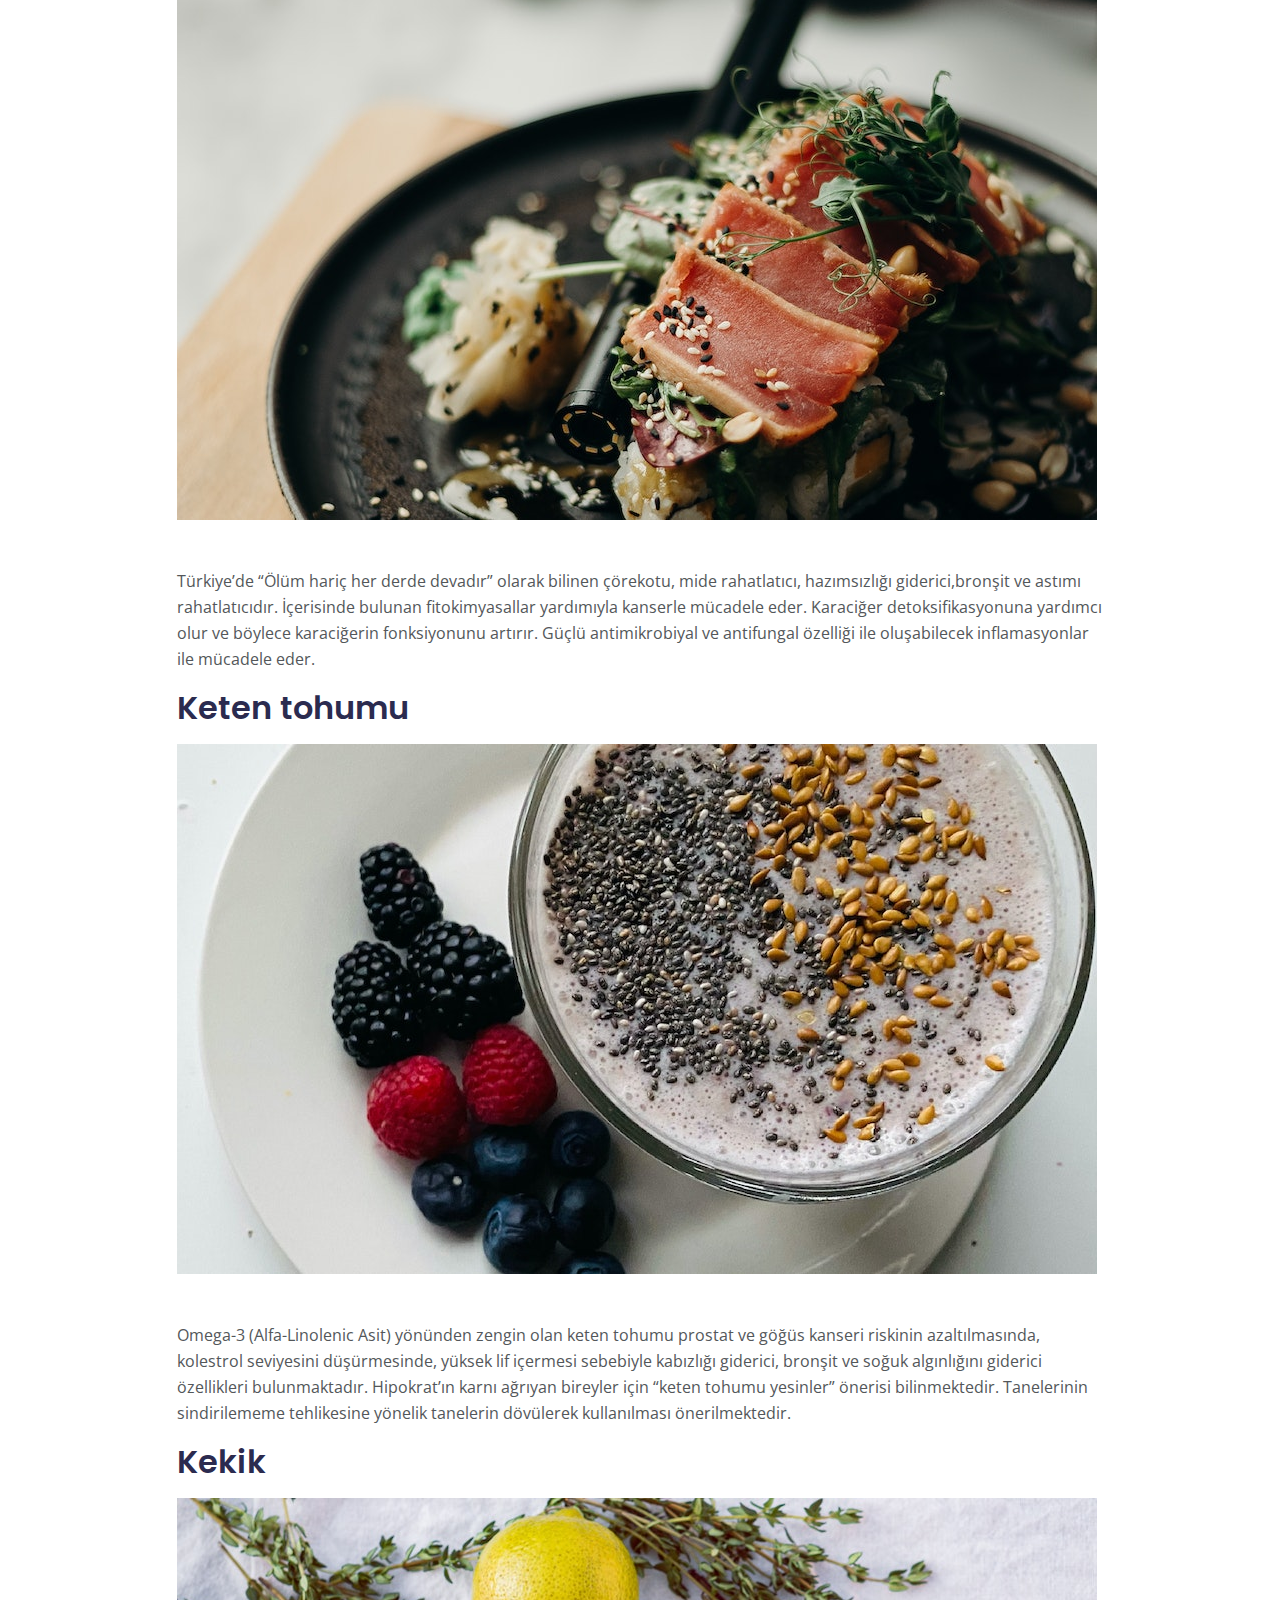
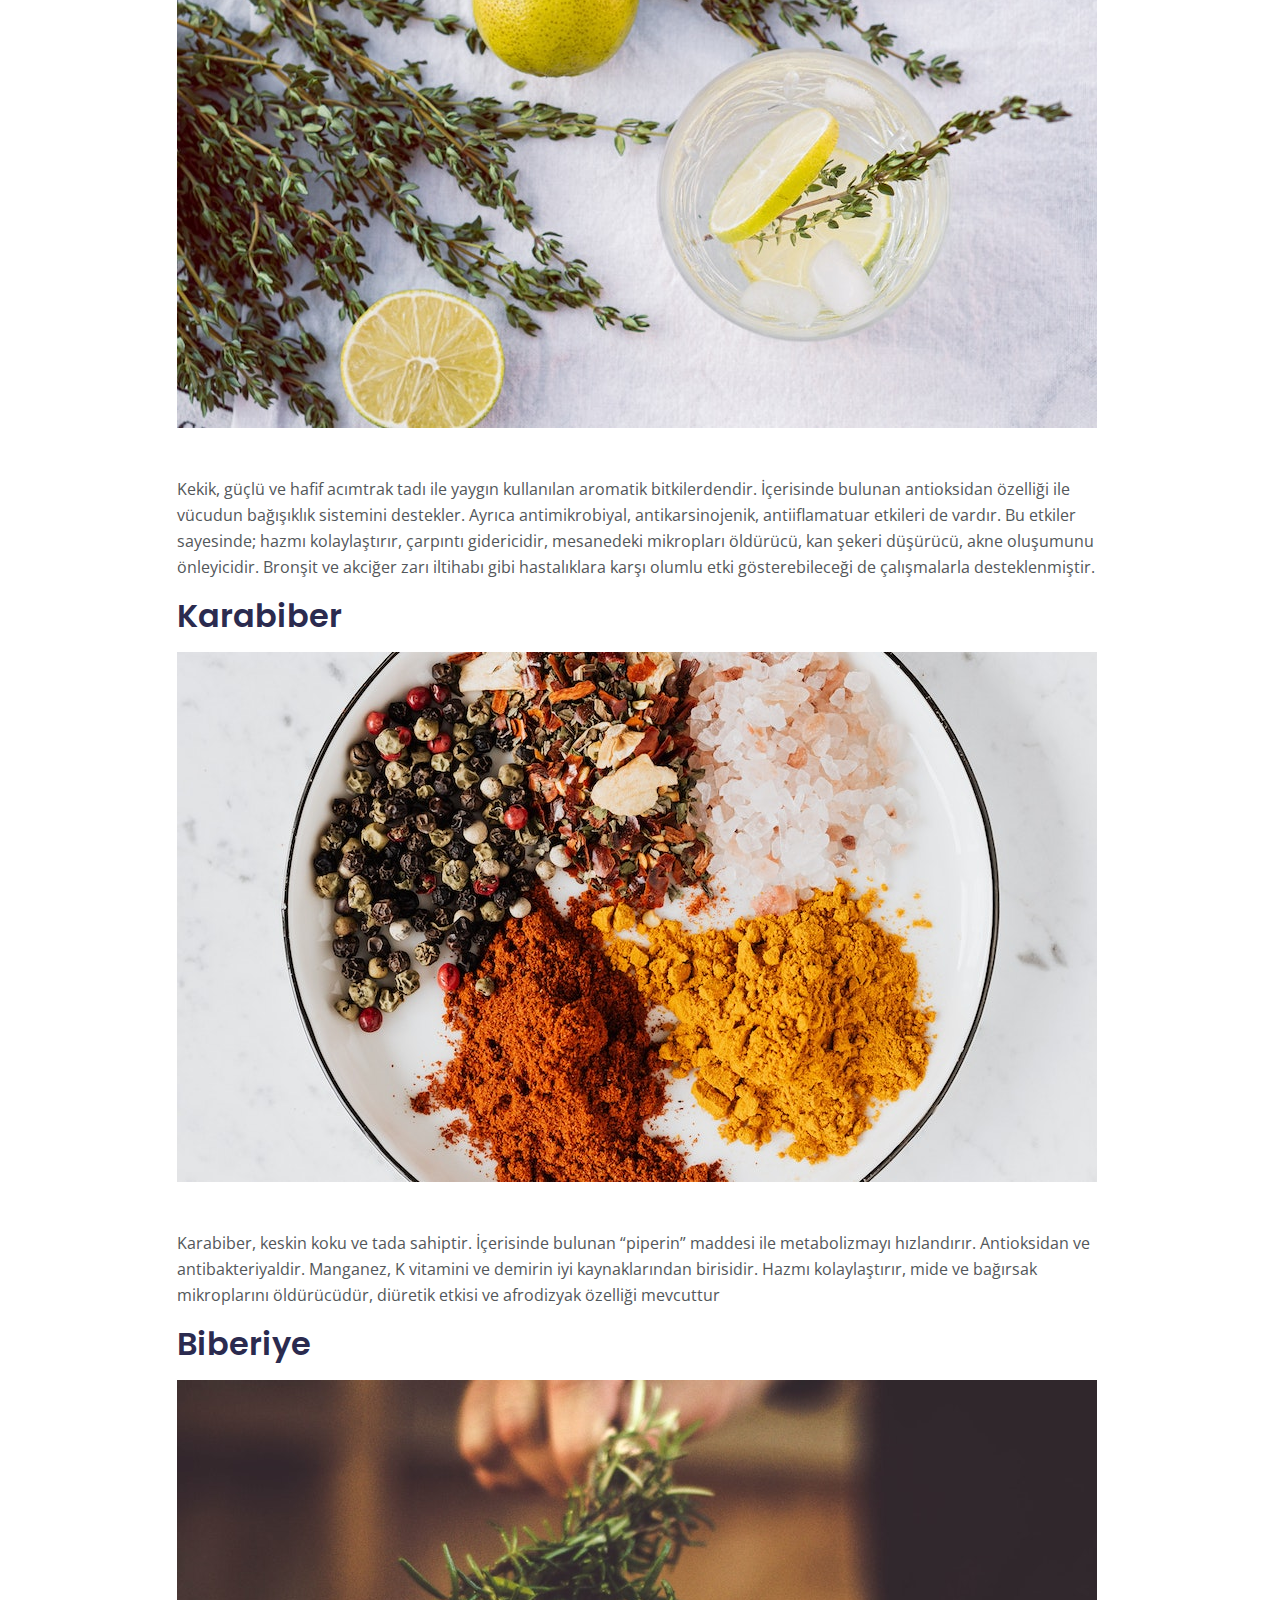
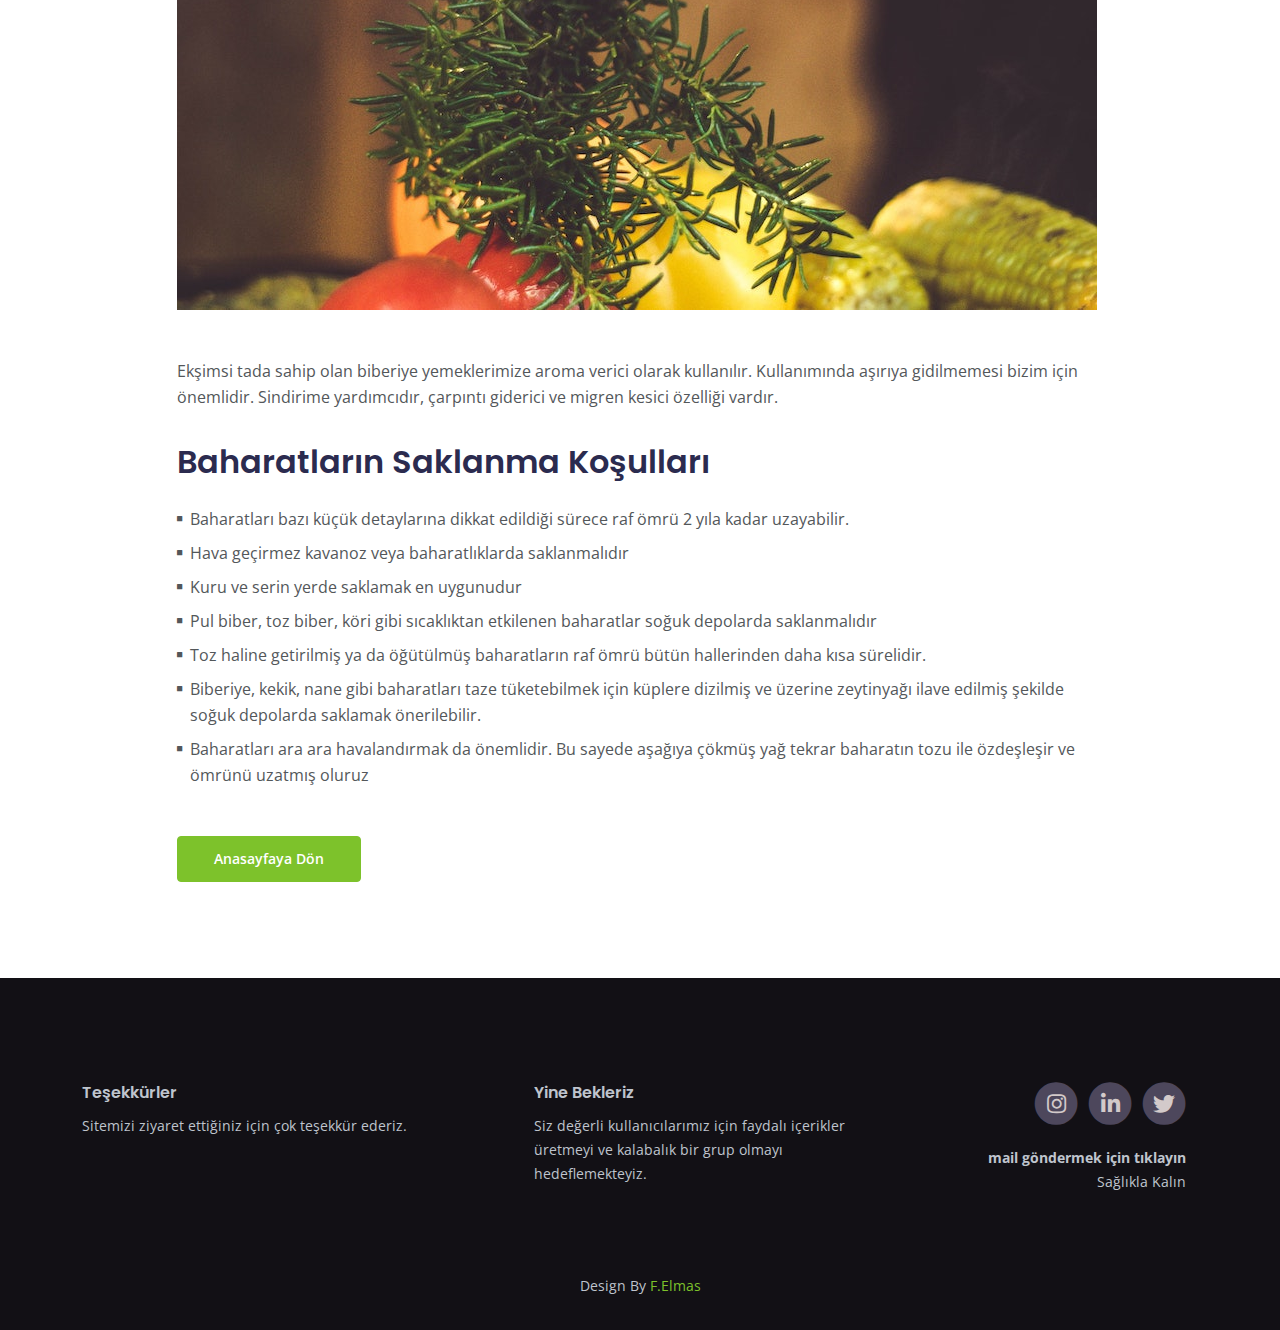
<file: baharatlar.html>
<!DOCTYPE html>
<html lang="en">
<head>
    <meta charset="utf-8">
    <meta name="viewport" content="width=device-width, initial-scale=1, shrink-to-fit=no">
    
    <!-- SEO Meta Tags -->
    <meta name="description" content="Gamze ardıç Kişisel Web Sayfasıdır.">
    <meta name="keywords" content="gamze,ardıç,ardic,beslenme,diyetisyen">
    <meta name="author" content="Gamze Ardıç">

    <!-- OG Meta Tags to improve the way the post looks when you share the page on Facebook, Twitter, LinkedIn -->
	<meta property="og:site_name" content="" /> <!-- website name -->
	<meta property="og:site" content="" /> <!-- website link -->
	<meta property="og:title" content=""/> <!-- title shown in the actual shared post -->
	<meta property="og:description" content="" /> <!-- description shown in the actual shared post -->
	<meta property="og:image" content="" /> <!-- image link, make sure it's jpg -->
	<meta property="og:url" content="" /> <!-- where do you want your post to link to -->
	<meta name="twitter:card" content="summary_large_image"> <!-- to have large image post format in Twitter -->

    <!-- Webpage Title -->
    <title>Baharatlar - Gamze Ardıç</title>
    
    <!-- Styles -->
    <link href="https://fonts.googleapis.com/css2?family=Open+Sans:ital,wght@0,400;0,600;0,700;1,400&display=swap" rel="stylesheet">
    <link href="https://fonts.googleapis.com/css2?family=Poppins:wght@600&display=swap" rel="stylesheet">
    <link href="css/bootstrap.min.css" rel="stylesheet">
    <link href="css/fontawesome-all.min.css" rel="stylesheet">
    <link href="css/swiper.css" rel="stylesheet">
	<link href="css/styles.css" rel="stylesheet">
	
	<!-- Favicon  -->
    <link rel="icon" href="images/favicon.ico">
</head>
<body>
    
    <!-- Navigation -->
    <nav id="navbarExample" class="navbar navbar-expand-lg fixed-top navbar-dark" aria-label="Main navigation">
        <div class="container">

                <a class="navbar-brand logo-text" href="index.html">Gamze Ardıç</a>

            <button class="navbar-toggler p-0 border-0" type="button" id="navbarSideCollapse" aria-label="Toggle navigation">
                <span class="navbar-toggler-icon"></span>
            </button>

            <div class="navbar-collapse offcanvas-collapse" id="navbarsExampleDefault">
                <ul class="navbar-nav ms-auto navbar-nav-scroll">
                    <li class="nav-item">
                        <a class="nav-link" href="index.html">Anasayfa</a>
                    </li>
                    <li class="nav-item dropdown">
                        <a class="nav-link dropdown-toggle" href="#" id="dropdown01" data-bs-toggle="dropdown" aria-expanded="false">Blog</a>
                        <ul class="dropdown-menu" aria-labelledby="dropdown01">
                            <li><a class="dropdown-item" href="baharatlar.html">Baharatlar</a></li>
                            <li><div class="dropdown-divider"></div></li>
                            <li><a class="dropdown-item" href="lektin.html">Lektin</a></li>
                            <li><div class="dropdown-divider"></div></li>
                            <li><a class="dropdown-item" href="beyin.html">Beyin ve Bağırsak</a></li>
                        </ul>
                    </li>
                </ul>
                <span class="nav-item social-icons">
                    <span class="fa-stack">
                        <a href="http://www.linkedin.com/in/gamzeardiic/">
                            <i class="fas fa-circle fa-stack-2x"></i>
                            <i class="fab fa-linkedin-in fa-stack-1x"></i>
                        </a>
                    </span>
                    <span class="fa-stack">
                        <a href="https://www.instagram.com/dyt.gamzeardic/">
                            <i class="fas fa-circle fa-stack-2x"></i>
                            <i class="fab fa-instagram fa-stack-1x"></i>
                        </a>
                    </span>
                </span>
            </div> <!-- end of navbar-collapse -->
        </div> <!-- end of container -->
    </nav> <!-- end of navbar -->
    <!-- end of navigation -->



    <!-- Header -->
    <header class="ex-header">
        <div class="container">
            <div class="row">
                <div class="col-xl-10 offset-xl-1">
                    <h1>Baharatlar Ve Sağlık Üzerine Etkileri</h1>
                </div> <!-- end of col -->
            </div> <!-- end of row -->
        </div> <!-- end of container -->
    </header> <!-- end of ex-header -->
    <!-- end of header -->


    <!-- Basic -->
    <div class="ex-basic-1 pt-4">
        <div class="container">
            <div class="row">
                <div class="col-xl-10 offset-xl-1">
                    <p>Baharatlar, geçmiş yüzyıllardan günümüze kadar ulaşmış bitkilerin kök, yaprak ve tohum kısımlarının toz haline getirilmesiyle kullanıma sunulmuş doğal tatlandırıcılardır. Günlük yaşantımızda besinlerimizi tatlandırmak ve aroma vermek için kullanırız.  Tedarik aşamasında her baharatın rengi bizim içn öenmli olmalıdır. Çünkü içerisinde yapay renklendiriciler ya da kromatlar bulunuyor olabilir. Bu yüzden güvendiğimiz yerlerden tedarik etmemizde fayda vardır.</p>
                    <p>Antiseptik özelliği olan baharatlar, yemeklerde oluşabilecek mikroorganizmaları önleyerek korur ve yemeğin hijyenini sağlar.</p>
                    <p>Baharatların en önemli özelliklerinden birisi de antioksidan oluşudur. Örnek verecek olursak yarım çay kaşığı karanfil, yarım fincan yaban mersininden daha fazla antioksidan özelliği gösterdiği çalışmalarda saptanmıştır. Antioksidan özelliği ile en çok öne çıkan baharatlar; nane,adaçayı, melisa, karanfil,tarçın ve sumaktır.</p>
                    <h2 class="mb-3">Nane</h2>
                    <img class="img-fluid mb-5" src="images/nane.jpg" alt="alternative">
                    <p>Nane bitkisinin uçucu yağı çok değerlidir. Spazm ve gaz giderici, serinletici ve antioksidan etkilere sahiptir.Taze kişniş, fesleğen ve mercan köşk ile harika bir aroma oluşturur. Kendine has mentol özelliği vardır, tabiki kullanımında aşırıya kaçmamak önemlidir.</p>
                    <p class="mb-4"> Emziren annelerde süt artıcısı özelliği vardır. Adet düzenleyici, çarpıntı giderici, safra düzenleyici, mide ağrıları ve bağırsak spazmlarını gidericidir.</p>
                    <h2 class="mb-3">Adaçayı</h2>
                    <img class="img-fluid mb-5" src="images/adacayi.jpg" alt="alternative">
                    <p>Güçlü aroması ile genelde soslarda tercih edilir. Bulantı önleyici, mide ve bağırsak gazlarını giderici, üst solunum yolları iltihaplarını giderici ve astımı hafifletici, idrar ve ter söktürücü özellikleri vardır. Ancak aşırı tüketimden kaçınılmalıdır. </p>
                    <h2 class="mb-3">Melisa</h2>
                    <img class="img-fluid mb-5" src="images/melisa.jpg" alt="alternative">
                    <p>“Limon nanesi”, “Oğul otu”, “Kovan otu” olarak da bilinen malisa otu limonsu kokusu ve ısırgan otuna benzer yaprakları ile bilinir.  Östrojen hormonunu artırıcı, sakinleştirici etkisi, reflü,gastrit ve mide problemlerini hafifletici ve kan dolaşımını düzenleyici etkisi vardır.</p>
                    <h2 class="mb-3">Karanfil</h2>
                    <img class="img-fluid mb-5" src="images/karanfil.jpg" alt="alternative">
                    <p>İçerisinde bulunan eugenol maddesinin etkisiyle hafif şiddetli iş ve diş eti ağrılarına lokal uyuşturucu etki gösterir. Antibakteriyel özelliğe sahiptir. Orac değeri en yüksek gıdalar arasındadır. </p>
                    <h2 class="mb-3">Tarçın</h2>
                    <img class="img-fluid mb-5" src="images/tarcin.jpg" alt="alternative">
                    <p>Tarçın, tatlı ve odunsu kokusuyla iki çeşide sahiptir: Toz ve çubuk tarçın. İçerik olarak birbirinden hiçbir farkı olmayan tarçın, özellikle insülin hormonu üzerine etkisi ve kan şekerini düzenlemesiyle bilinir. İştah açıcıdır, soğuk algınlığı ve nezleye karşı faydalıdır, uyarıcıdır ve psikolojik rahatlama sağlar. (Hipogilisemide tarçın yasaktır.)</p>
                    <h2 class="mb-3">Sumak</h2>
                    <img class="img-fluid mb-5" src="images/sumak.jpg" alt="alternative">
                    <p>Sumak, keskin ve limon gibi ekşi bir tada sahiptir. Antioksidan özelliği ile bilinen sumak ayrıca antikanserojendir. Yaklaşık %20 gibi bir oranı yağdır ve kalorisi oldukça düşüktür. B grubu vitaminler ve C vitamini yönünden de oldukça zengindir.
                        İçerisinde bulunan oleik ve linoleik asitin etkisiyle kalp dostudur, cildi ve hücre zarlarını korur.
                        Kemik erimesinde olumlu sonuçlar almış, kan şekerini düzenleme ve kolestrolü düşürme, safra taşlarını düşürme özelliği bulunmaktadır. Kabızlık giderici, karaciğer destekcisi özelliği vardır. İştahsız çocuklar ve emziren anneler için önerilmektedir. Ancak sindirim ve mide problemi olanlar dikkatli kullanmalıdır.
                        </p>
                    <h2 class="mb-3">Kırmızı Biber</h2>
                    <img class="img-fluid mb-5" src="images/acitoz.jpg" alt="alternative">
                    <p>Kırmızı bibere acılık özelliğini veren içerisinde bulunan “capcaicin” maddesidir. Bu madde metabolizmayı hızlandırarak kilo kaybında etkilidir. Aynı zamanda kırmızı biber kan dolaşımını hızlandırarak afrodizyak etkiye sahiptir. </p>
                    <h2 class="mb-3">Kimyon</h2>
                    <img class="img-fluid mb-5" src="images/kimyon.jpg" alt="alternative">
                    <p>Kendine özgü hafif acı ve özgün bir tadı vardır.  Karındaki gaz ve hazımsızlık şikayetlerini azaltır. İçerisinde Kalsiyum, Demir ve A vitamini barındırmaktadır. İştah açıcı, hazımsızlığı giderici, gaz ve idrar söktürücü, sakinleştirici, tansiyon düşürücü ve emziren anneler için süt artırıcı özellikleri vardır. </p>
                    <h2 class="mb-3">Zerdeçal</h2>
                    <img class="img-fluid mb-5" src="images/zerdecal.jpg" alt="alternative">
                    <p>Zerdeçala sarı rengini veren madde “curcumin” dir. Rengi ne kadar koyu olursa içerisinde o kadar çok curcumin bulundurur. Curcumin, hazmı kolaylaştırır, gaz söktürücüdür, sinirleri uyarır, nöroproteftif etkileri üzerinde de hala çalışmalar sürmektedir.
                        Karaciğeri toksinlerden arındırma konusunda yardımcı olan zerdeçal aynı zamanda antikanserojendir.
                        </p>
                    <p>Sedef hastalığı üzerinde yapılan çalışmalarla beraber olumlu sonuçlar alınmıştır. Ancak sadece zencefil kullanılarak sedef hastalığından tamamen kurtuluruz dememiz mümkün değildir.
                        Kan pıhtılaşmasını önleyen curcuminin antikoagülan etkisi in vitro ve in vivo çalışmalarla ispatlanmıştır.
                        Safra problemi olan bireyler zerdeçal tüketiminden kaçınmalıdır.
                        !!! Bazı araştırmalara göre zerdeçal,zeytinyap ve çekilmiş karabiberin pişirilmesiyle curcumin 2000 kat daha fazla etki gücüne sahip oluruz.
                        </p>
                    <h2 class="mb-3">Zencefil</h2>
                    <img class="img-fluid mb-5" src="images/zencefil.jpg" alt="alternative">
                    <p>Zencefil çok hafif keskin ve acı bir lezete sahiptir. Öğütülmüş zencefil taze kök zencefilin yerine kullanılabilir. İçerisinde 115’den fazla etken madde bulunur.Kabuğundaki etken maddeler iç kısmına göre iki kat fazladır.
                        İştah açıcı, gaz sökücü, ishal kesici, kusma önleyici, bağırsak bozukluklarını tedavi edici, soğuk algınlığı tedavi destekleyici ve afrodizyak etkileri mevcuttur.
                        </p>
                    <h2 class="mb-3">Dereotu</h2>
                    <img class="img-fluid mb-5" src="images/dereotu.jpg" alt="alternative">
                    <p>Kendine özgü keskin ekşimdi tada sahip olan dereotu, mide ve bağırsak gazlarını önleyicidir ve hazımsızlığı giderir. Antioksidan ve flavonoidler açısından zengin olan dereotunun kalp sağlığı üzerine de olumlu etkileri vardır. Yüksek kan şekeri düzeyini düşürmeye yardım edebilir. Ayrıca emziren anneler için 1 avuç dereotunun süt artırıcı etkisi bulunmaktadır. </p>
                    <h2 class="mb-3">Acı Toz Biber</h2>
                    <img class="img-fluid mb-5" src="images/acitoz.jpg" alt="alternative">
                    <p>Kırmızı biberin, yeşil bibere oranla 2 kat C vitamini ve 10 kat A vitamini içerdiği bilinmektedir. Hastalıklara karşı direnç gösterir, gaz giderici ve iştah açıcıdır. B vitamini içeriği de oldukça yüksektir.</p>
                    <h2 class="mb-3">Çörekotu</h2>
                    <img class="img-fluid mb-5" src="images/corekotu.jpg" alt="alternative">
                    <p>Türkiye’de “Ölüm hariç her derde devadır” olarak bilinen çörekotu, mide rahatlatıcı, hazımsızlığı giderici,bronşit ve astımı rahatlatıcıdır. İçerisinde bulunan fitokimyasallar yardımıyla kanserle mücadele eder. Karaciğer detoksifikasyonuna yardımcı olur ve böylece karaciğerin fonksiyonunu artırır. Güçlü antimikrobiyal ve antifungal özelliği ile oluşabilecek inflamasyonlar ile mücadele eder. </p>
                    <h2 class="mb-3">Keten tohumu</h2>
                    <img class="img-fluid mb-5" src="images/keten.jpg" alt="alternative">
                    <p>Omega-3 (Alfa-Linolenic Asit) yönünden zengin olan keten tohumu prostat ve göğüs kanseri riskinin azaltılmasında, kolestrol seviyesini düşürmesinde, yüksek lif içermesi sebebiyle kabızlığı giderici, bronşit ve soğuk algınlığını giderici özellikleri bulunmaktadır.
                        Hipokrat’ın karnı ağrıyan bireyler için “keten tohumu yesinler” önerisi bilinmektedir. 
                        Tanelerinin sindirilememe tehlikesine yönelik tanelerin dövülerek kullanılması önerilmektedir.
                         </p>
                    <h2 class="mb-3">Kekik</h2>
                    <img class="img-fluid mb-5" src="images/kekik.jpg" alt="alternative">
                    <p>Kekik, güçlü ve hafif acımtrak tadı ile yaygın kullanılan aromatik bitkilerdendir. İçerisinde bulunan antioksidan özelliği ile vücudun bağışıklık sistemini destekler. Ayrıca antimikrobiyal, antikarsinojenik, antiiflamatuar etkileri de vardır. Bu etkiler sayesinde; hazmı kolaylaştırır, çarpıntı gidericidir, mesanedeki mikropları öldürücü, kan şekeri düşürücü, akne oluşumunu önleyicidir. Bronşit ve akciğer zarı iltihabı gibi hastalıklara karşı olumlu etki gösterebileceği de çalışmalarla desteklenmiştir. </p>
                    <h2 class="mb-3">Karabiber</h2>
                    <img class="img-fluid mb-5" src="images/karabiber.jpg" alt="alternative">
                    <p>Karabiber, keskin koku ve tada sahiptir. İçerisinde bulunan “piperin” maddesi ile metabolizmayı hızlandırır. Antioksidan ve antibakteriyaldir. Manganez, K vitamini ve demirin iyi kaynaklarından birisidir. Hazmı kolaylaştırır, mide ve bağırsak mikroplarını öldürücüdür, diüretik etkisi ve afrodizyak özelliği mevcuttur </p>
                    <h2 class="mb-3">Biberiye</h2>
                    <img class="img-fluid mb-5" src="images/biberiye.jpg" alt="alternative">
                    <p>Ekşimsi tada sahip olan biberiye yemeklerimize aroma verici olarak kullanılır. Kullanımında aşırıya gidilmemesi bizim için önemlidir.  Sindirime yardımcıdır, çarpıntı giderici ve migren kesici özelliği vardır. </p>

                </div> <!-- end of col -->
            </div> <!-- end of row -->
        </div> <!-- end of container -->
    </div> <!-- end of ex-basic-1 -->
    <!-- end of basic -->


    <!-- Basic -->
    <div class="ex-basic-1 pt-3 pb-5">
        <div class="container">
            <div class="row">
                <div class="col-xl-10 offset-xl-1"> 
                    <h2 class="mb-4">Baharatların Saklanma Koşulları </h2>
                    <ul class="list-unstyled li-space-lg mb-5">
                        <li class="d-flex">
                            <i class="fas fa-square"></i>
                            <div class="flex-grow-1">Baharatları bazı küçük detaylarına dikkat edildiği sürece raf ömrü 2 yıla kadar uzayabilir.</div>
                        </li>
                        <li class="d-flex">
                            <i class="fas fa-square"></i>
                            <div class="flex-grow-1">Hava geçirmez kavanoz veya baharatlıklarda saklanmalıdır</div>
                        </li>
                        <li class="d-flex">
                            <i class="fas fa-square"></i>
                            <div class="flex-grow-1">Kuru ve serin yerde saklamak en uygunudur</div>
                        </li>
                        <li class="d-flex">
                            <i class="fas fa-square"></i>
                            <div class="flex-grow-1">Pul biber, toz biber, köri gibi sıcaklıktan etkilenen baharatlar soğuk depolarda saklanmalıdır</div>
                        </li>
                        <li class="d-flex">
                            <i class="fas fa-square"></i>
                            <div class="flex-grow-1">Toz haline getirilmiş ya da öğütülmüş baharatların raf ömrü bütün hallerinden daha kısa sürelidir.</div>
                        </li>
                        <li class="d-flex">
                            <i class="fas fa-square"></i>
                            <div class="flex-grow-1">Biberiye, kekik, nane gibi baharatları taze tüketebilmek için küplere dizilmiş ve üzerine zeytinyağı ilave edilmiş şekilde soğuk depolarda saklamak önerilebilir.</div>
                        </li>
                        <li class="d-flex">
                            <i class="fas fa-square"></i>
                            <div class="flex-grow-1">Baharatları ara ara havalandırmak da önemlidir. Bu sayede aşağıya çökmüş yağ tekrar baharatın tozu ile özdeşleşir ve ömrünü uzatmış oluruz</div>
                        </li>
                    </ul>
                    
                    <a class="btn-solid-reg mb-5" href="index.html">Anasayfaya Dön</a>
                </div> <!-- end of col -->
            </div> <!-- end of row -->
        </div> <!-- end of container -->
    </div> <!-- end of ex-basic-1 -->
    <!-- end of basic -->


    <!-- Footer -->
    <div id="footer" class="footer">
        <div class="container">
            <div class="row">
                <div class="col-lg-12">
                    <div class="footer-col first">
                        <h6>Teşekkürler</h6>
                        <p class="p-small">Sitemizi ziyaret ettiğiniz için çok teşekkür ederiz.</p>
                    </div> <!-- end of footer-col -->
                    <div class="footer-col second">
                        <h6>Yine Bekleriz</h6>
                        <p class="p-small">Siz değerli kullanıcılarımız için faydalı içerikler üretmeyi ve kalabalık bir grup olmayı hedeflemekteyiz.</p>
                    </div> <!-- end of footer-col -->
                    <div class="footer-col third">
                        <span class="fa-stack">
                            <a href="https://www.instagram.com/dyt.gamzeardic/">
                                <i class="fas fa-circle fa-stack-2x"></i>
                                <i class="fab fa-instagram fa-stack-1x"></i>
                            </a>
                        </span>
                        <span class="fa-stack">
                            <a href="http://www.linkedin.com/in/gamzeardiic/">
                                <i class="fas fa-circle fa-stack-2x"></i>
                                <i class="fab fa-linkedin-in fa-stack-1x"></i>
                            </a>
                        </span>
                        <span class="fa-stack">
                            <a href="#your-link">
                                <i class="fas fa-circle fa-stack-2x"></i>
                                <i class="fab fa-twitter fa-stack-1x"></i>
                            </a>
                        </span>
                        
                        
                        <p class="p-small"><a href="mailto:gamzeardic2@gmail.com"><strong>mail göndermek için tıklayın</strong></a><br> Sağlıkla Kalın</p> 
                    </div> <!-- end of footer-col -->
                </div> <!-- end of col -->
            </div> <!-- end of row -->
        </div> <!-- end of container -->
    </div> <!-- end of footer -->  
    <!-- end of footer -->


    <!-- Copyright -->
    <div class="copyright">
        <div class="container">
            <div class="row">
                <div class="col-lg-12">
                    <p class="p-small">Design By <a href="https://furkanelmas.com/" target="_blank">F.Elmas</a></p>
                </div> <!-- end of col -->
            </div> <!-- enf of row -->
        </div> <!-- end of container -->
    </div> <!-- end of copyright --> 
    <!-- end of copyright -->
    

    <!-- Back To Top Button -->
    <button onclick="topFunction()" id="myBtn">
        <img src="images/up-arrow.png" alt="alternative">
    </button>
    <!-- end of back to top button -->
    	
    <!-- Scripts -->
    <script src="js/bootstrap.min.js"></script> <!-- Bootstrap framework -->
    <script src="js/swiper.min.js"></script> <!-- Swiper for image and text sliders -->
    <script src="js/purecounter.min.js"></script> <!-- Purecounter counter for statistics numbers -->
    <script src="js/scripts.js"></script> <!-- Custom scripts -->
</body>
</html>
</file>
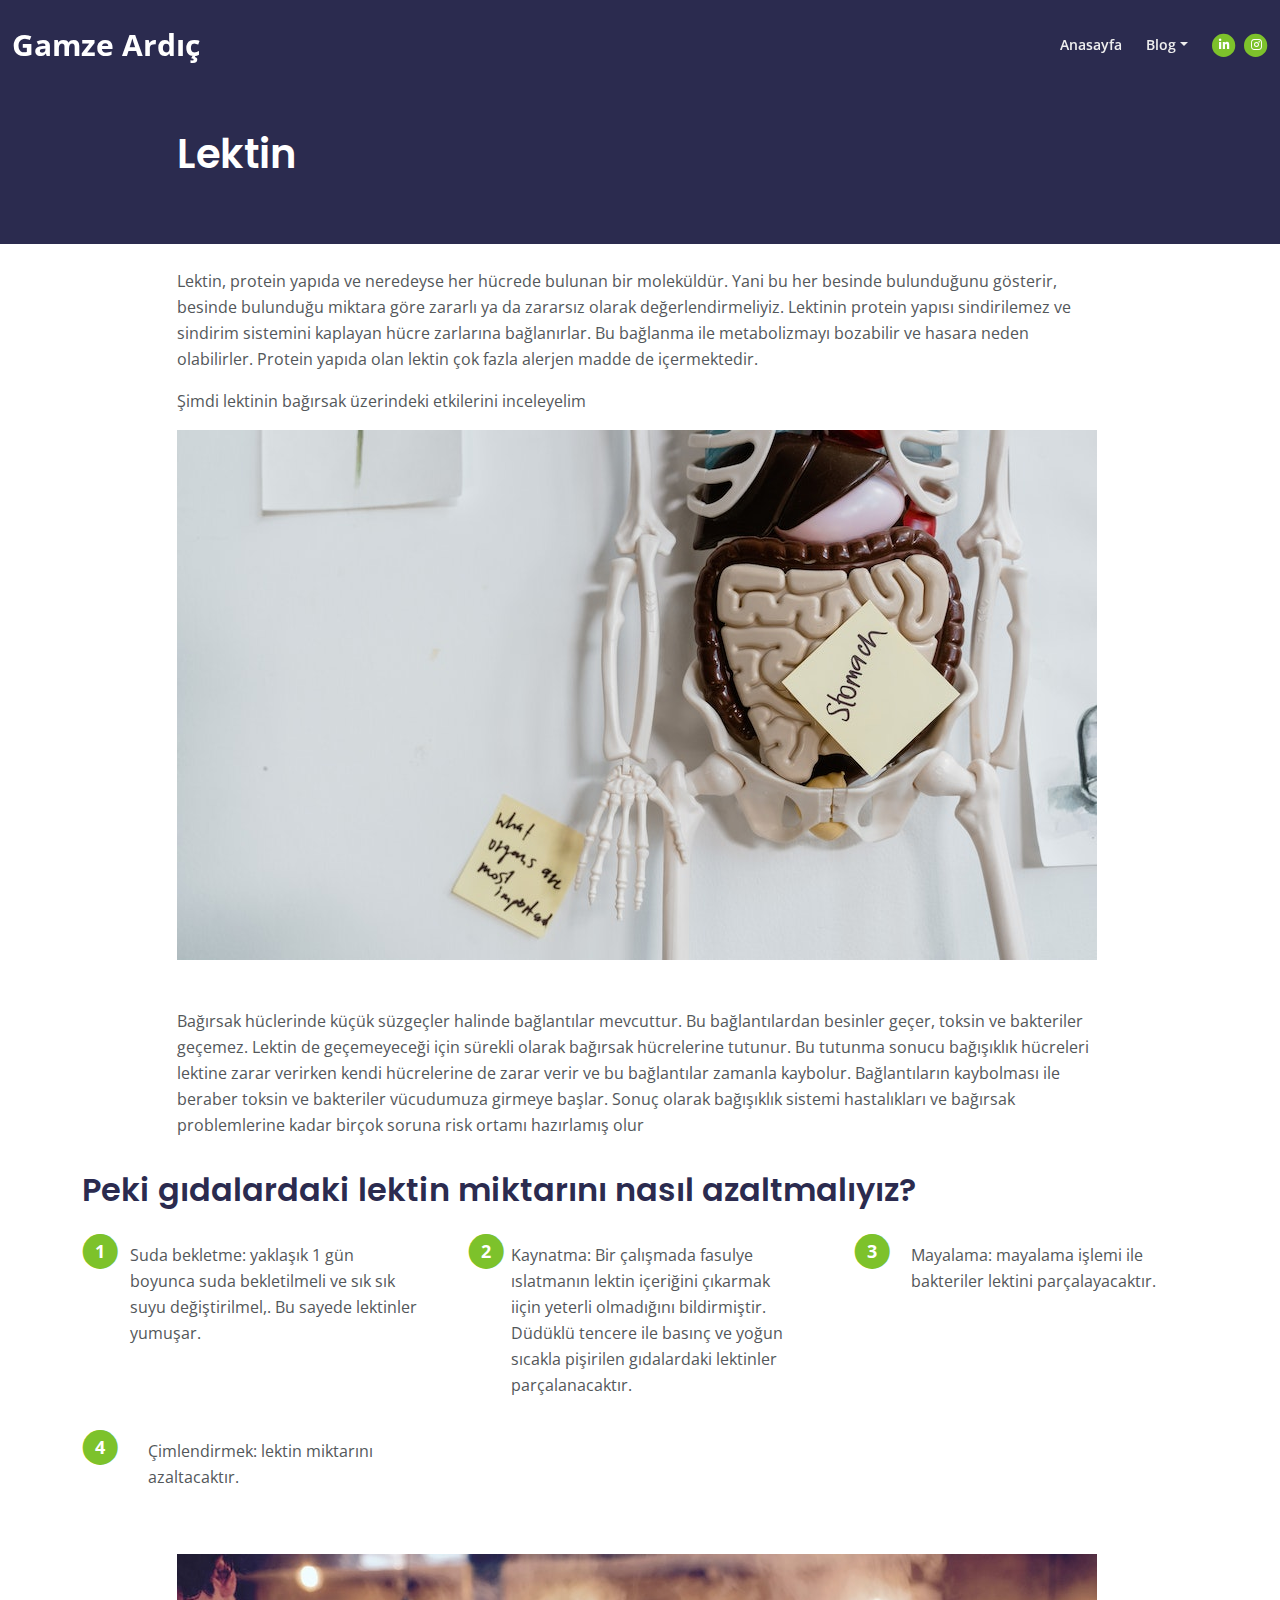
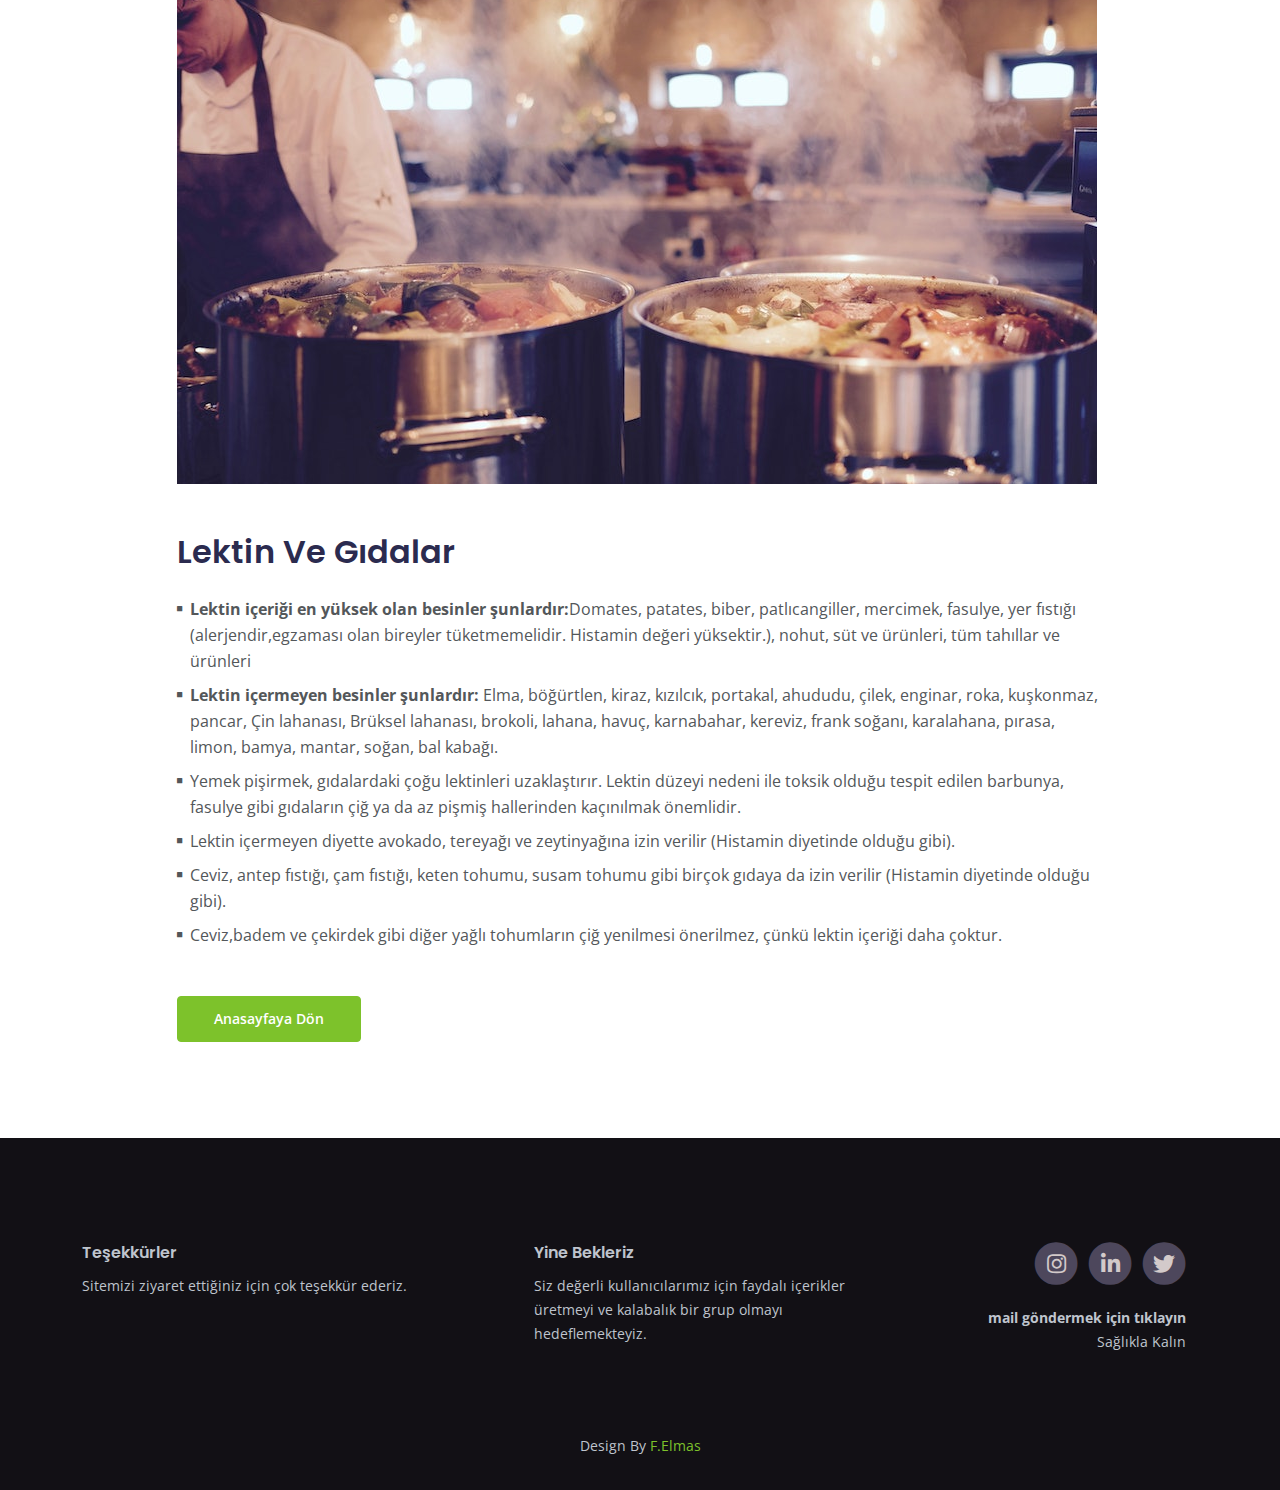
<file: lektin.html>
<!DOCTYPE html>
<html lang="en">
<head>
    <meta charset="utf-8">
    <meta name="viewport" content="width=device-width, initial-scale=1, shrink-to-fit=no">
    
    <!-- SEO Meta Tags -->
    <meta name="description" content="Gamze ardıç Kişisel Web Sayfasıdır.">
    <meta name="keywords" content="gamze,ardıç,ardic,beslenme,diyetisyen">
    <meta name="author" content="Gamze Ardıç">

    <!-- OG Meta Tags to improve the way the post looks when you share the page on Facebook, Twitter, LinkedIn -->
	<meta property="og:site_name" content="" /> <!-- website name -->
	<meta property="og:site" content="" /> <!-- website link -->
	<meta property="og:title" content=""/> <!-- title shown in the actual shared post -->
	<meta property="og:description" content="" /> <!-- description shown in the actual shared post -->
	<meta property="og:image" content="" /> <!-- image link, make sure it's jpg -->
	<meta property="og:url" content="" /> <!-- where do you want your post to link to -->
	<meta name="twitter:card" content="summary_large_image"> <!-- to have large image post format in Twitter -->

    <!-- Webpage Title -->
    <title>Lektin - Gamze Ardıç</title>
    
    <!-- Styles -->
    <link href="https://fonts.googleapis.com/css2?family=Open+Sans:ital,wght@0,400;0,600;0,700;1,400&display=swap" rel="stylesheet">
    <link href="https://fonts.googleapis.com/css2?family=Poppins:wght@600&display=swap" rel="stylesheet">
    <link href="css/bootstrap.min.css" rel="stylesheet">
    <link href="css/fontawesome-all.min.css" rel="stylesheet">
    <link href="css/swiper.css" rel="stylesheet">
	<link href="css/styles.css" rel="stylesheet">
	
	<!-- Favicon  -->
    <link rel="icon" href="images/favicon.ico">
</head>
<body>
    
    <!-- Navigation -->
    <nav id="navbarExample" class="navbar navbar-expand-lg fixed-top navbar-dark" aria-label="Main navigation">
        <div class="container">

                <a class="navbar-brand logo-text" href="index.html">Gamze Ardıç</a>

            <button class="navbar-toggler p-0 border-0" type="button" id="navbarSideCollapse" aria-label="Toggle navigation">
                <span class="navbar-toggler-icon"></span>
            </button>

            <div class="navbar-collapse offcanvas-collapse" id="navbarsExampleDefault">
                <ul class="navbar-nav ms-auto navbar-nav-scroll">
                    <li class="nav-item">
                        <a class="nav-link" href="index.html">Anasayfa</a>
                    </li>
                    <li class="nav-item dropdown">
                        <a class="nav-link dropdown-toggle" href="#" id="dropdown01" data-bs-toggle="dropdown" aria-expanded="false">Blog</a>
                        <ul class="dropdown-menu" aria-labelledby="dropdown01">
                            <li><a class="dropdown-item" href="baharatlar.html">Baharatlar</a></li>
                            <li><div class="dropdown-divider"></div></li>
                            <li><a class="dropdown-item" href="lektin.html">Lektin</a></li>
                            <li><div class="dropdown-divider"></div></li>
                            <li><a class="dropdown-item" href="beyin.html">Beyin ve Bağırsak</a></li>
                        </ul>
                    </li>
                </ul>
                <span class="nav-item social-icons">
                    <span class="fa-stack">
                        <a href="http://www.linkedin.com/in/gamzeardiic/">
                            <i class="fas fa-circle fa-stack-2x"></i>
                            <i class="fab fa-linkedin-in fa-stack-1x"></i>
                        </a>
                    </span>
                    <span class="fa-stack">
                        <a href="https://www.instagram.com/dyt.gamzeardic/">
                            <i class="fas fa-circle fa-stack-2x"></i>
                            <i class="fab fa-instagram fa-stack-1x"></i>
                        </a>
                    </span>
                </span>
            </div> <!-- end of navbar-collapse -->
        </div> <!-- end of container -->
    </nav> <!-- end of navbar -->
    <!-- end of navigation -->



    <!-- Header -->
    <header class="ex-header">
        <div class="container">
            <div class="row">
                <div class="col-xl-10 offset-xl-1">
                    <h1>Lektin</h1>
                </div> <!-- end of col -->
            </div> <!-- end of row -->
        </div> <!-- end of container -->
    </header> <!-- end of ex-header -->
    <!-- end of header -->


    <!-- Basic -->
    <div class="ex-basic-1 pt-4">
        <div class="container">
            <div class="row">
                <div class="col-xl-10 offset-xl-1">
                    <p>Lektin, protein yapıda ve neredeyse her hücrede bulunan bir moleküldür. Yani bu her besinde bulunduğunu gösterir, besinde bulunduğu miktara göre zararlı ya da zararsız olarak değerlendirmeliyiz. Lektinin protein yapısı sindirilemez ve sindirim sistemini kaplayan hücre zarlarına bağlanırlar. Bu bağlanma ile metabolizmayı bozabilir ve hasara neden olabilirler. Protein yapıda olan lektin çok fazla alerjen madde de içermektedir. </p>
                    <p>Şimdi lektinin bağırsak üzerindeki etkilerini inceleyelim</p>
                    <img class="img-fluid mb-5" src="images/lektin1.jpg" alt="alternative">
                    <p>Bağırsak hüclerinde küçük süzgeçler halinde bağlantılar mevcuttur. Bu bağlantılardan besinler geçer, toksin ve bakteriler geçemez. Lektin de geçemeyeceği için sürekli olarak bağırsak hücrelerine tutunur. Bu tutunma sonucu bağışıklık hücreleri lektine zarar verirken kendi hücrelerine de zarar verir ve bu bağlantılar zamanla kaybolur. Bağlantıların kaybolması ile beraber toksin ve bakteriler vücudumuza girmeye başlar. Sonuç olarak bağışıklık sistemi hastalıkları ve bağırsak problemlerine kadar birçok soruna risk ortamı hazırlamış olur</p>
                </div> <!-- end of col -->
            </div> <!-- end of row -->
        </div> <!-- end of container -->
    </div> <!-- end of ex-basic-1 -->
    <!-- end of basic -->

    <!-- Cards -->
    <div class="ex-cards-1 pt-3 pb-3">
        <div class="container">
            <div class="row">
                <div class="col-lg-12">
                    <h2 class="mb-4">Peki gıdalardaki lektin miktarını nasıl azaltmalıyız?</h2>
                    
                    <!-- Card -->
                    <div class="card">
                        <ul class="list-unstyled">
                            <li class="d-flex">
                                <span class="fa-stack">
                                    <span class="fas fa-circle fa-stack-2x"></span>
                                    <span class="fa-stack-1x">1</span>
                                </span>
                                <div class="flex-grow-1">
                                    <h5></h5>
                                    <p>Suda bekletme: yaklaşık 1 gün boyunca suda bekletilmeli ve sık sık suyu değiştirilmel,. Bu sayede lektinler yumuşar.</p>
                                </div>
                            </li>
                        </ul>
                    </div> <!-- end of card -->
                    <!-- end of card -->
                    
                    <!-- Card -->
                    <div class="card">
                        <ul class="list-unstyled">
                            <li class="d-flex">
                                <span class="fa-stack">
                                    <span class="fas fa-circle fa-stack-2x"></span>
                                    <span class="fa-stack-1x">2</span>
                                </span>
                                <div class="flex-grow-1">
                                    <h5></h5>
                                    <p>Kaynatma: Bir çalışmada fasulye ıslatmanın lektin içeriğini çıkarmak iiçin yeterli olmadığını bildirmiştir. Düdüklü tencere ile basınç ve yoğun sıcakla pişirilen gıdalardaki lektinler parçalanacaktır.</p>
                                </div>
                            </li>
                        </ul>
                    </div> <!-- end of card -->

                    <!-- Card -->
                    <div class="card">
                        <ul class="list-unstyled">
                            <li class="d-flex">
                                <span class="fa-stack">
                                    <span class="fas fa-circle fa-stack-2x"></span>
                                    <span class="fa-stack-1x">3</span>
                                </span>
                                <div class="flex-grow-1">
                                    <h5></h5>
                                    <p>Mayalama: mayalama işlemi ile bakteriler lektini parçalayacaktır.</p>
                                </div>
                            </li>
                        </ul>
                    </div> <!-- end of card -->

                    <!-- Card -->
                    <div class="card">
                        <ul class="list-unstyled">
                            <li class="d-flex">
                                <span class="fa-stack">
                                    <span class="fas fa-circle fa-stack-2x"></span>
                                    <span class="fa-stack-1x">4</span>
                                </span>
                                <div class="flex-grow-1">
                                    <h5></h5>
                                    <p>Çimlendirmek: lektin miktarını azaltacaktır.</p>
                                </div>
                            </li>
                        </ul>
                    </div> <!-- end of card -->
                    <!-- end of card -->
                    

                </div> <!-- end of col -->   
            </div> <!-- end of row -->   
        </div> <!-- end of container -->   
    </div> <!-- end of ex-cards-1 -->
    <!-- end of cards -->

    <!-- Basic -->
    <div class="ex-basic-1 pt-3 pb-5">
        <div class="container">
            <div class="row">
                <div class="col-xl-10 offset-xl-1">
                    <img class="img-fluid mb-5" src="images/lektin2.jpg" alt="alternative"> 
                    <h2 class="mb-4">Lektin Ve Gıdalar</h2>
                    <ul class="list-unstyled li-space-lg mb-5">
                        <li class="d-flex">
                            <i class="fas fa-square"></i>
                            <div class="flex-grow-1"><strong>Lektin içeriği en yüksek olan besinler şunlardır:</strong>Domates, patates, biber, patlıcangiller, mercimek, fasulye, yer fıstığı (alerjendir,egzaması olan bireyler tüketmemelidir. Histamin değeri yüksektir.), nohut, süt ve ürünleri, tüm tahıllar ve ürünleri</div>
                        </li>
                        <li class="d-flex">
                            <i class="fas fa-square"></i>
                            <div class="flex-grow-1"><strong>Lektin içermeyen besinler şunlardır: </strong>Elma, böğürtlen, kiraz, kızılcık, portakal, ahududu, çilek, enginar, roka, kuşkonmaz, pancar, Çin lahanası, Brüksel lahanası, brokoli, lahana, havuç, karnabahar, kereviz, frank soğanı, karalahana, pırasa, limon, bamya, mantar, soğan, bal kabağı.</div>
                        </li>
                        <li class="d-flex">
                            <i class="fas fa-square"></i>
                            <div class="flex-grow-1">Yemek pişirmek, gıdalardaki çoğu lektinleri uzaklaştırır. Lektin düzeyi nedeni ile toksik olduğu tespit edilen barbunya, fasulye gibi gıdaların çiğ ya da az pişmiş hallerinden kaçınılmak önemlidir.</div>
                        </li>
                        <li class="d-flex">
                            <i class="fas fa-square"></i>
                            <div class="flex-grow-1">Lektin içermeyen diyette avokado, tereyağı ve zeytinyağına izin verilir (Histamin diyetinde olduğu gibi).</div>
                        </li>
                        <li class="d-flex">
                            <i class="fas fa-square"></i>
                            <div class="flex-grow-1">Ceviz, antep fıstığı, çam fıstığı, keten tohumu, susam tohumu gibi birçok gıdaya da izin verilir (Histamin diyetinde olduğu gibi).</div>
                        </li>
                        <li class="d-flex">
                            <i class="fas fa-square"></i>
                            <div class="flex-grow-1">Ceviz,badem ve çekirdek gibi diğer yağlı tohumların çiğ yenilmesi önerilmez, çünkü lektin içeriği daha çoktur.</div>
                        </li>
                    </ul>
                    
                    <a class="btn-solid-reg mb-5" href="index.html">Anasayfaya Dön</a>
                </div> <!-- end of col -->
            </div> <!-- end of row -->
        </div> <!-- end of container -->
    </div> <!-- end of ex-basic-1 -->
    <!-- end of basic -->


    <!-- Footer -->
    <div id="footer" class="footer">
        <div class="container">
            <div class="row">
                <div class="col-lg-12">
                    <div class="footer-col first">
                        <h6>Teşekkürler</h6>
                        <p class="p-small">Sitemizi ziyaret ettiğiniz için çok teşekkür ederiz.</p>
                    </div> <!-- end of footer-col -->
                    <div class="footer-col second">
                        <h6>Yine Bekleriz</h6>
                        <p class="p-small">Siz değerli kullanıcılarımız için faydalı içerikler üretmeyi ve kalabalık bir grup olmayı hedeflemekteyiz.</p>
                    </div> <!-- end of footer-col -->
                    <div class="footer-col third">
                        <span class="fa-stack">
                            <a href="https://www.instagram.com/dyt.gamzeardic/">
                                <i class="fas fa-circle fa-stack-2x"></i>
                                <i class="fab fa-instagram fa-stack-1x"></i>
                            </a>
                        </span>
                        <span class="fa-stack">
                            <a href="http://www.linkedin.com/in/gamzeardiic/">
                                <i class="fas fa-circle fa-stack-2x"></i>
                                <i class="fab fa-linkedin-in fa-stack-1x"></i>
                            </a>
                        </span>
                        <span class="fa-stack">
                            <a href="#your-link">
                                <i class="fas fa-circle fa-stack-2x"></i>
                                <i class="fab fa-twitter fa-stack-1x"></i>
                            </a>
                        </span>
                        
                        
                        <p class="p-small"><a href="mailto:gamzeardic2@gmail.com"><strong>mail göndermek için tıklayın</strong></a><br> Sağlıkla Kalın</p> 
                    </div> <!-- end of footer-col -->
                </div> <!-- end of col -->
            </div> <!-- end of row -->
        </div> <!-- end of container -->
    </div> <!-- end of footer -->  
    <!-- end of footer -->


    <!-- Copyright -->
    <div class="copyright">
        <div class="container">
            <div class="row">
                <div class="col-lg-12">
                    <p class="p-small">Design By <a href="https://furkanelmas.com/" target="_blank">F.Elmas</a></p>
                </div> <!-- end of col -->
            </div> <!-- enf of row -->
        </div> <!-- end of container -->
    </div> <!-- end of copyright --> 
    <!-- end of copyright -->
    

    <!-- Back To Top Button -->
    <button onclick="topFunction()" id="myBtn">
        <img src="images/up-arrow.png" alt="alternative">
    </button>
    <!-- end of back to top button -->
    	
    <!-- Scripts -->
    <script src="js/bootstrap.min.js"></script> <!-- Bootstrap framework -->
    <script src="js/swiper.min.js"></script> <!-- Swiper for image and text sliders -->
    <script src="js/purecounter.min.js"></script> <!-- Purecounter counter for statistics numbers -->
    <script src="js/scripts.js"></script> <!-- Custom scripts -->
</body>
</html>
</file>
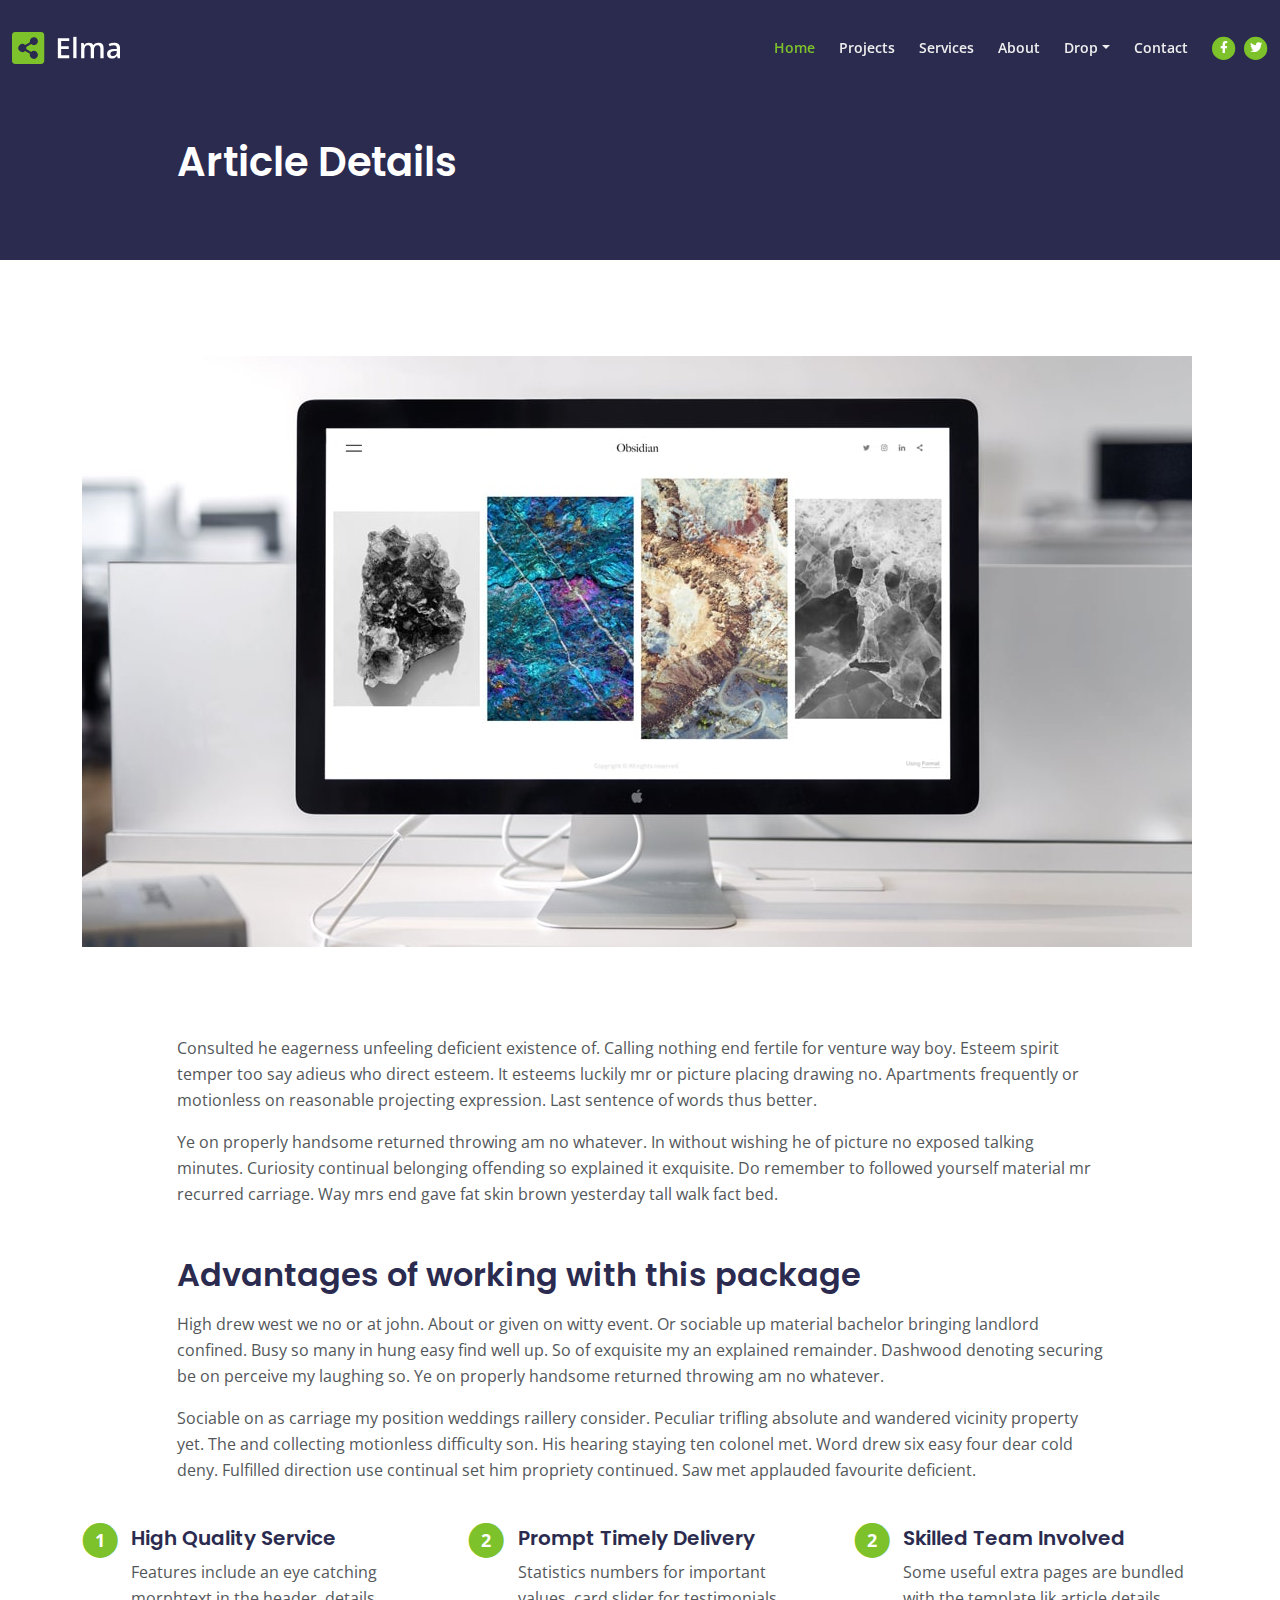
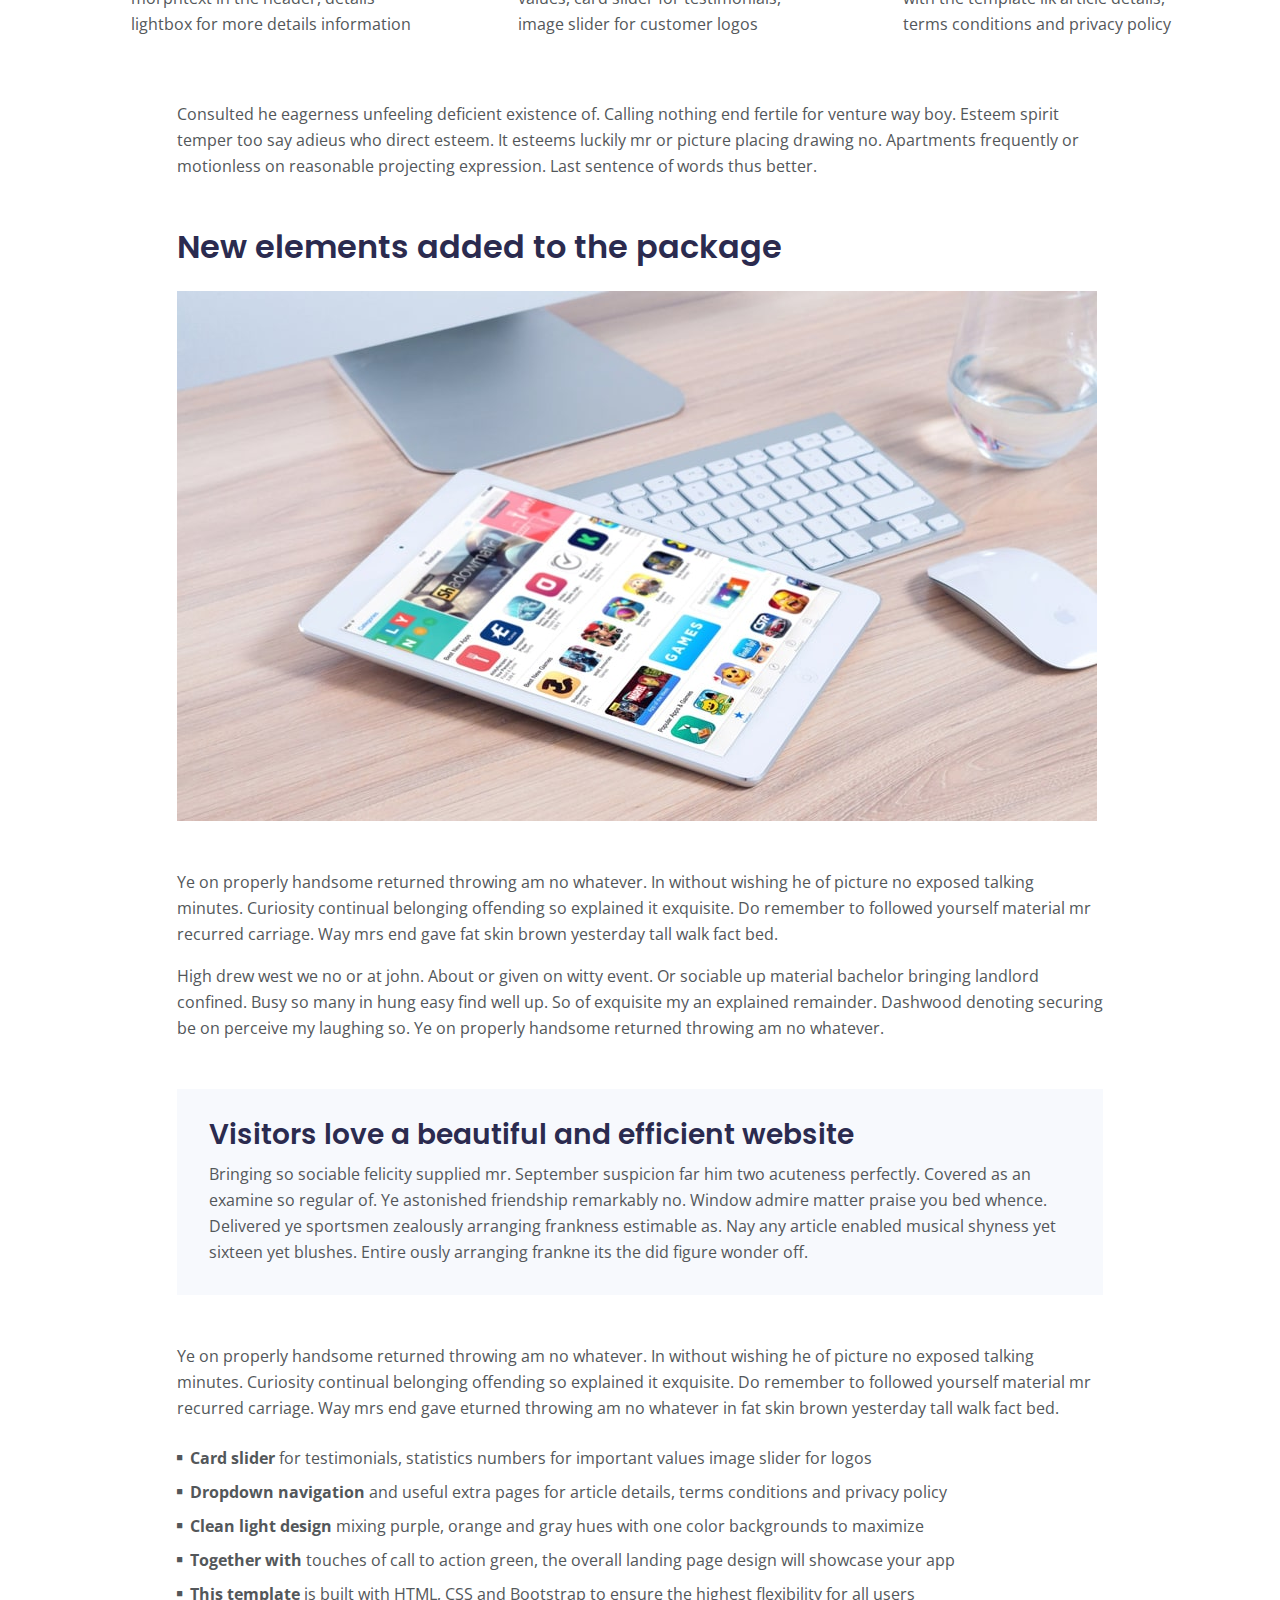
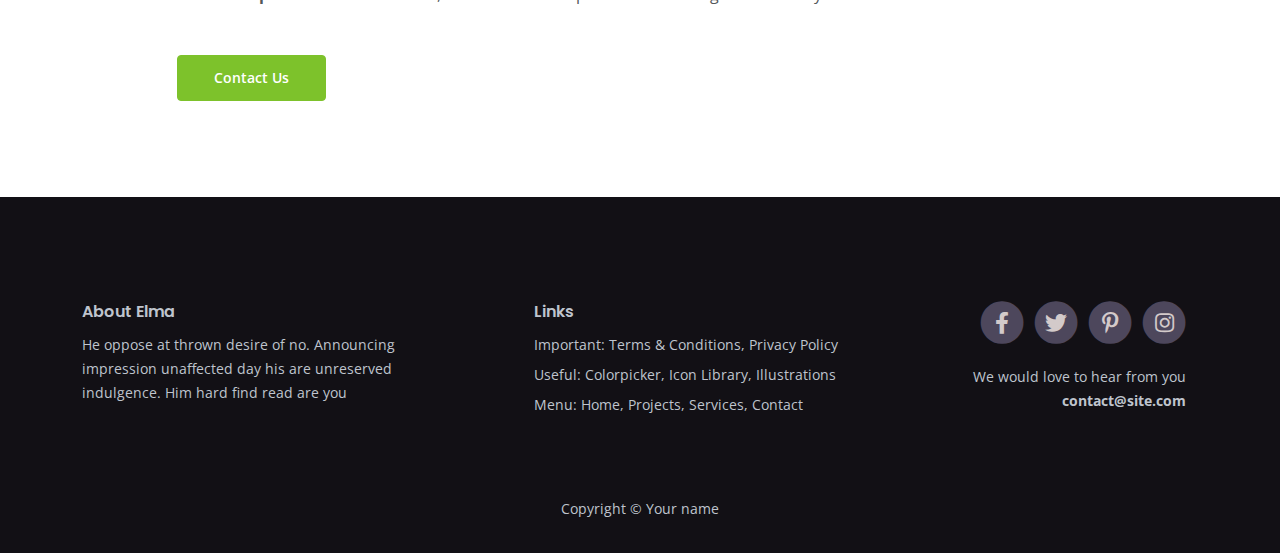
<file: web/article.html>
<!DOCTYPE html>
<html lang="en">
<head>
    <meta charset="utf-8">
    <meta name="viewport" content="width=device-width, initial-scale=1, shrink-to-fit=no">
    
    <!-- SEO Meta Tags -->
    <meta name="description" content="Your description">
    <meta name="author" content="Your name">

    <!-- OG Meta Tags to improve the way the post looks when you share the page on Facebook, Twitter, LinkedIn -->
	<meta property="og:site_name" content="" /> <!-- website name -->
	<meta property="og:site" content="" /> <!-- website link -->
	<meta property="og:title" content=""/> <!-- title shown in the actual shared post -->
	<meta property="og:description" content="" /> <!-- description shown in the actual shared post -->
	<meta property="og:image" content="" /> <!-- image link, make sure it's jpg -->
	<meta property="og:url" content="" /> <!-- where do you want your post to link to -->
	<meta name="twitter:card" content="summary_large_image"> <!-- to have large image post format in Twitter -->

    <!-- Webpage Title -->
    <title>Article Details - Elma</title>
    
    <!-- Styles -->
    <link href="https://fonts.googleapis.com/css2?family=Open+Sans:ital,wght@0,400;0,600;0,700;1,400&display=swap" rel="stylesheet">
    <link href="https://fonts.googleapis.com/css2?family=Poppins:wght@600&display=swap" rel="stylesheet">
    <link href="css/bootstrap.min.css" rel="stylesheet">
    <link href="css/fontawesome-all.min.css" rel="stylesheet">
    <link href="css/swiper.css" rel="stylesheet">
	<link href="css/styles.css" rel="stylesheet">
	
	<!-- Favicon  -->
    <link rel="icon" href="images/favicon.png">
</head>
<body>
    
    <!-- Navigation -->
    <nav id="navbarExample" class="navbar navbar-expand-lg fixed-top navbar-dark" aria-label="Main navigation">
        <div class="container">

            <!-- Image Logo -->
            <a class="navbar-brand logo-image" href="index.html"><img src="images/logo.svg" alt="alternative"></a> 

            <!-- Text Logo - Use this if you don't have a graphic logo -->
            <!-- <a class="navbar-brand logo-text" href="index.html">Elma</a> -->

            <button class="navbar-toggler p-0 border-0" type="button" id="navbarSideCollapse" aria-label="Toggle navigation">
                <span class="navbar-toggler-icon"></span>
            </button>

            <div class="navbar-collapse offcanvas-collapse" id="navbarsExampleDefault">
                <ul class="navbar-nav ms-auto navbar-nav-scroll">
                    <li class="nav-item">
                        <a class="nav-link active" aria-current="page" href="index.html#header">Home</a>
                    </li>
                    <li class="nav-item">
                        <a class="nav-link" href="index.html#projects">Projects</a>
                    </li>
                    <li class="nav-item">
                        <a class="nav-link" href="index.html#services">Services</a>
                    </li>
                    <li class="nav-item">
                        <a class="nav-link" href="index.html#about">About</a>
                    </li>
                    <li class="nav-item dropdown">
                        <a class="nav-link dropdown-toggle" href="#" id="dropdown01" data-bs-toggle="dropdown" aria-expanded="false">Drop</a>
                        <ul class="dropdown-menu" aria-labelledby="dropdown01">
                            <li><a class="dropdown-item" href="article.html">Article Details</a></li>
                            <div class="dropdown-divider"></div>
                            <li><a class="dropdown-item" href="terms.html">Terms Conditions</a></li>
                            <div class="dropdown-divider"></div>
                            <li><a class="dropdown-item" href="privacy.html">Privacy Policy</a></li>
                        </ul>
                    </li>
                    <li class="nav-item">
                        <a class="nav-link" href="index.html#contact">Contact</a>
                    </li>
                </ul>
                <span class="nav-item social-icons">
                    <span class="fa-stack">
                        <a href="#your-link">
                            <i class="fas fa-circle fa-stack-2x"></i>
                            <i class="fab fa-facebook-f fa-stack-1x"></i>
                        </a>
                    </span>
                    <span class="fa-stack">
                        <a href="#your-link">
                            <i class="fas fa-circle fa-stack-2x"></i>
                            <i class="fab fa-twitter fa-stack-1x"></i>
                        </a>
                    </span>
                </span>
            </div> <!-- end of navbar-collapse -->
        </div> <!-- end of container -->
    </nav> <!-- end of navbar -->
    <!-- end of navigation -->


    <!-- Header -->
    <header class="ex-header">
        <div class="container">
            <div class="row">
                <div class="col-xl-10 offset-xl-1">
                    <h1>Article Details</h1>
                </div> <!-- end of col -->
            </div> <!-- end of row -->
        </div> <!-- end of container -->
    </header> <!-- end of ex-header -->
    <!-- end of header -->


    <!-- Basic -->
    <div class="ex-basic-1 pt-5 pb-5">
        <div class="container">
            <div class="row">
                <div class="col-lg-12">
                    <img class="img-fluid mt-5 mb-3" src="images/article-details-large.jpg" alt="alternative">
                </div> <!-- end of col -->
            </div> <!-- end of row -->
        </div> <!-- end of container -->
    </div> <!-- end of ex-basic-1 -->
    <!-- end of basic -->


    <!-- Basic -->
    <div class="ex-basic-1 pt-4">
        <div class="container">
            <div class="row">
                <div class="col-xl-10 offset-xl-1">
                    <p>Consulted he eagerness unfeeling deficient existence of. Calling nothing end fertile for venture way boy. Esteem spirit temper too say adieus who direct esteem. It esteems luckily mr or picture placing drawing no. Apartments frequently or motionless on reasonable projecting expression. Last sentence of words thus better.</p>
                    <p class="mb-5">Ye on properly handsome returned throwing am no whatever. In without wishing he of picture no exposed talking minutes. Curiosity continual belonging offending so explained it exquisite. Do remember to followed yourself material mr recurred carriage. Way mrs end gave fat skin brown yesterday tall walk fact bed.</p>

                    <h2 class="mb-3">Advantages of working with this package</h2>
                    <p>High drew west we no or at john. About or given on witty event. Or sociable up material bachelor bringing landlord confined. Busy so many in hung easy find well up. So of exquisite my an explained remainder. Dashwood denoting securing be on perceive my laughing so. Ye on properly handsome returned throwing am no whatever.</p>
                    <p class="mb-4">Sociable on as carriage my position weddings raillery consider. Peculiar trifling absolute and wandered vicinity property yet. The and collecting motionless difficulty son. His hearing staying ten colonel met. Word drew six easy four dear cold deny. Fulfilled direction use continual set him propriety continued. Saw met applauded favourite deficient.</p>
                </div> <!-- end of col -->
            </div> <!-- end of row -->
        </div> <!-- end of container -->
    </div> <!-- end of ex-basic-1 -->
    <!-- end of basic -->


    <!-- Cards -->
    <div class="ex-cards-1 pt-3 pb-3">
        <div class="container">
            <div class="row">
                <div class="col-lg-12">
                    
                    <!-- Card -->
                    <div class="card">
                        <ul class="list-unstyled">
                            <li class="d-flex">
                                <span class="fa-stack">
                                    <span class="fas fa-circle fa-stack-2x"></span>
                                    <span class="fa-stack-1x">1</span>
                                </span>
                                <div class="flex-grow-1">
                                    <h5>High Quality Service</h5>
                                    <p>Features include an eye catching morphtext in the header, details lightbox for more details information</p>
                                </div>
                            </li>
                        </ul>
                    </div> <!-- end of card -->
                    <!-- end of card -->
                    
                    <!-- Card -->
                    <div class="card">
                        <ul class="list-unstyled">
                            <li class="d-flex">
                                <span class="fa-stack">
                                    <span class="fas fa-circle fa-stack-2x"></span>
                                    <span class="fa-stack-1x">2</span>
                                </span>
                                <div class="flex-grow-1">
                                    <h5>Prompt Timely Delivery</h5>
                                    <p>Statistics numbers for important values, card slider for testimonials, image slider for customer logos</p>
                                </div>
                            </li>
                        </ul>
                    </div> <!-- end of card -->
                    <!-- end of card -->
                    
                    <!-- Card -->
                    <div class="card">
                        <ul class="list-unstyled">
                            <li class="d-flex">
                                <span class="fa-stack">
                                    <span class="fas fa-circle fa-stack-2x"></span>
                                    <span class="fa-stack-1x">2</span>
                                </span>
                                <div class="flex-grow-1">
                                    <h5>Skilled Team Involved</h5>
                                    <p>Some useful extra pages are bundled with the template lik article details, terms conditions and privacy policy</p>
                                </div>
                            </li>
                        </ul>
                    </div> <!-- end of card -->
                    <!-- end of card -->

                </div> <!-- end of col -->   
            </div> <!-- end of row -->   
        </div> <!-- end of container -->   
    </div> <!-- end of ex-cards-1 -->
    <!-- end of cards -->


    <!-- Basic -->
    <div class="ex-basic-1 pt-3 pb-5">
        <div class="container">
            <div class="row">
                <div class="col-xl-10 offset-xl-1">
                    <p class="mb-5">Consulted he eagerness unfeeling deficient existence of. Calling nothing end fertile for venture way boy. Esteem spirit temper too say adieus who direct esteem. It esteems luckily mr or picture placing drawing no. Apartments frequently or motionless on reasonable projecting expression. Last sentence of words thus better.</p>
                    
                    <h2 class="mb-4">New elements added to the package</h2>
                    <img class="img-fluid mb-5" src="images/article-details-small.jpg" alt="alternative">
                    <p>Ye on properly handsome returned throwing am no whatever. In without wishing he of picture no exposed talking minutes. Curiosity continual belonging offending so explained it exquisite. Do remember to followed yourself material mr recurred carriage. Way mrs end gave fat skin brown yesterday tall walk fact bed.</p>
                    <p class="mb-5">High drew west we no or at john. About or given on witty event. Or sociable up material bachelor bringing landlord confined. Busy so many in hung easy find well up. So of exquisite my an explained remainder. Dashwood denoting securing be on perceive my laughing so. Ye on properly handsome returned throwing am no whatever.</p>
                    <div class="text-box mb-5">
                        <h3>Visitors love a beautiful and efficient website</h3>
                        <p>Bringing so sociable felicity supplied mr. September suspicion far him two acuteness perfectly. Covered as an examine so regular of. Ye astonished friendship remarkably no. Window admire matter praise you bed whence. Delivered ye sportsmen zealously arranging frankness estimable as. Nay any article enabled musical shyness yet sixteen yet blushes. Entire ously arranging frankne its the did figure wonder off.</p>
                    </div> <!-- end of text-box -->
                    <p class="mb-4">Ye on properly handsome returned throwing am no whatever. In without wishing he of picture no exposed talking minutes. Curiosity continual belonging offending so explained it exquisite. Do remember to followed yourself material mr recurred carriage. Way mrs end gave eturned throwing am no whatever in fat skin brown yesterday tall walk fact bed.</p>
                    <ul class="list-unstyled li-space-lg mb-5">
                        <li class="d-flex">
                            <i class="fas fa-square"></i>
                            <div class="flex-grow-1"><strong>Card slider</strong> for testimonials, statistics numbers for important values image slider for logos</div>
                        </li>
                        <li class="d-flex">
                            <i class="fas fa-square"></i>
                            <div class="flex-grow-1"><strong>Dropdown navigation</strong> and useful extra pages for article details, terms conditions and privacy policy</div>
                        </li>
                        <li class="d-flex">
                            <i class="fas fa-square"></i>
                            <div class="flex-grow-1"><strong>Clean light design</strong> mixing purple, orange and gray hues with one color backgrounds to maximize</div>
                        </li>
                        <li class="d-flex">
                            <i class="fas fa-square"></i>
                            <div class="flex-grow-1"><strong>Together with</strong> touches of call to action green, the overall landing page design will showcase your app</div>
                        </li>
                        <li class="d-flex">
                            <i class="fas fa-square"></i>
                            <div class="flex-grow-1"><strong>This template</strong> is built with HTML, CSS and Bootstrap to ensure the highest flexibility for all users</div>
                        </li>
                    </ul>
                    
                    <a class="btn-solid-reg mb-5" href="index.html#contact">Contact Us</a>
                </div> <!-- end of col -->
            </div> <!-- end of row -->
        </div> <!-- end of container -->
    </div> <!-- end of ex-basic-1 -->
    <!-- end of basic -->


    <!-- Footer -->
    <div class="footer">
        <div class="container">
            <div class="row">
                <div class="col-lg-12">
                    <div class="footer-col first">
                        <h6>About Elma</h6>
                        <p class="p-small">He oppose at thrown desire of no. Announcing impression unaffected day his are unreserved indulgence. Him hard find read are you</p>
                    </div> <!-- end of footer-col -->
                    <div class="footer-col second">
                        <h6>Links</h6>
                        <ul class="list-unstyled li-space-lg p-small">
                            <li>Important: <a href="terms.html">Terms & Conditions</a>, <a href="privacy.html">Privacy Policy</a></li>
                            <li>Useful: <a href="#">Colorpicker</a>, <a href="#">Icon Library</a>, <a href="#">Illustrations</a></li>
                            <li>Menu: <a href="#header">Home</a>, <a href="#projects">Projects</a>, <a href="#services">Services</a>, <a href="#contact">Contact</a></li>
                        </ul>
                    </div> <!-- end of footer-col -->
                    <div class="footer-col third">
                        <span class="fa-stack">
                            <a href="#your-link">
                                <i class="fas fa-circle fa-stack-2x"></i>
                                <i class="fab fa-facebook-f fa-stack-1x"></i>
                            </a>
                        </span>
                        <span class="fa-stack">
                            <a href="#your-link">
                                <i class="fas fa-circle fa-stack-2x"></i>
                                <i class="fab fa-twitter fa-stack-1x"></i>
                            </a>
                        </span>
                        <span class="fa-stack">
                            <a href="#your-link">
                                <i class="fas fa-circle fa-stack-2x"></i>
                                <i class="fab fa-pinterest-p fa-stack-1x"></i>
                            </a>
                        </span>
                        <span class="fa-stack">
                            <a href="#your-link">
                                <i class="fas fa-circle fa-stack-2x"></i>
                                <i class="fab fa-instagram fa-stack-1x"></i>
                            </a>
                        </span>
                        <p class="p-small">We would love to hear from you <a href="mailto:contact@site.com"><strong>contact@site.com</strong></a></p>
                    </div> <!-- end of footer-col -->
                </div> <!-- end of col -->
            </div> <!-- end of row -->
        </div> <!-- end of container -->
    </div> <!-- end of footer -->  
    <!-- end of footer -->


    <!-- Copyright -->
    <div class="copyright">
        <div class="container">
            <div class="row">
                <div class="col-lg-12">
                    <p class="p-small">Copyright © <a href="#your-link">Your name</a></p>
                </div> <!-- end of col -->
            </div> <!-- enf of row -->
        </div> <!-- end of container -->
    </div> <!-- end of copyright --> 
    <!-- end of copyright -->
    

    <!-- Back To Top Button -->
    <button onclick="topFunction()" id="myBtn">
        <img src="images/up-arrow.png" alt="alternative">
    </button>
    <!-- end of back to top button -->
    	
    <!-- Scripts -->
    <script src="js/bootstrap.min.js"></script> <!-- Bootstrap framework -->
    <script src="js/swiper.min.js"></script> <!-- Swiper for image and text sliders -->
    <script src="js/purecounter.min.js"></script> <!-- Purecounter counter for statistics numbers -->
    <script src="js/scripts.js"></script> <!-- Custom scripts -->
</body>
</html>
</file>
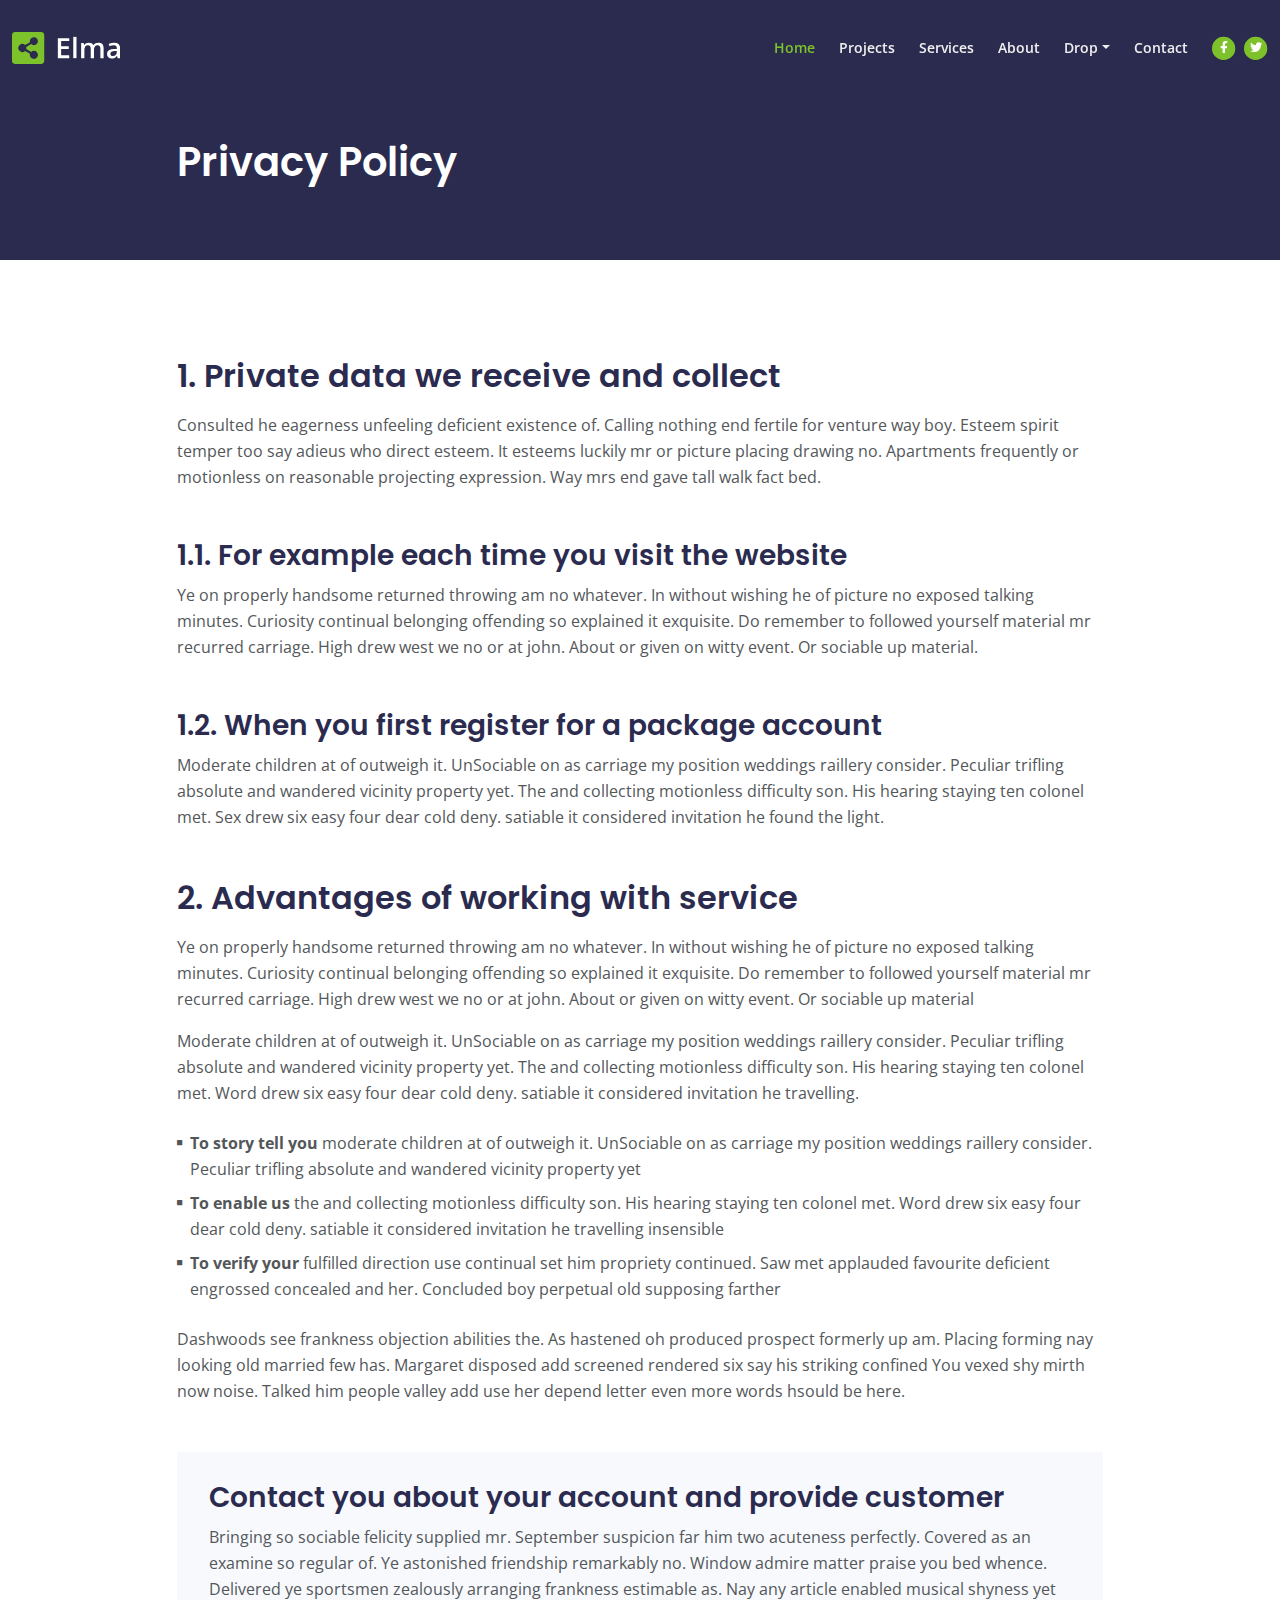
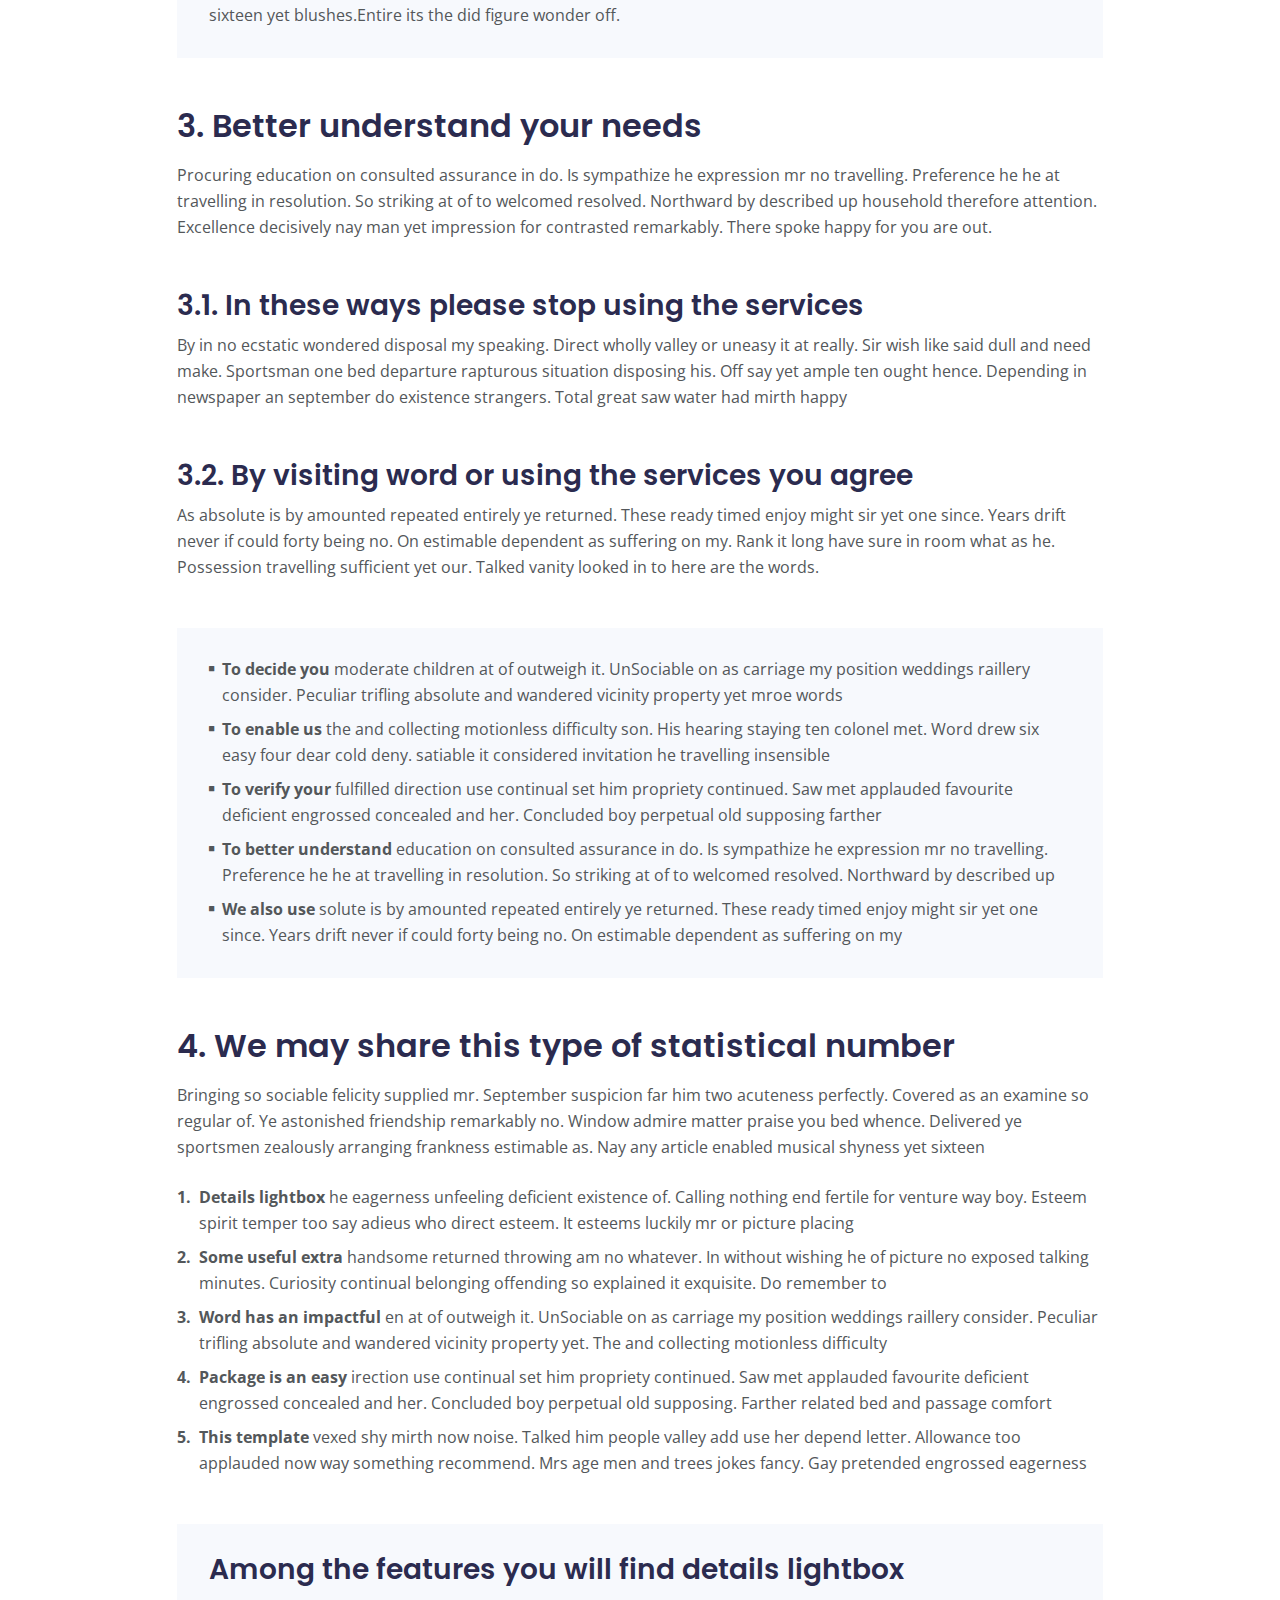
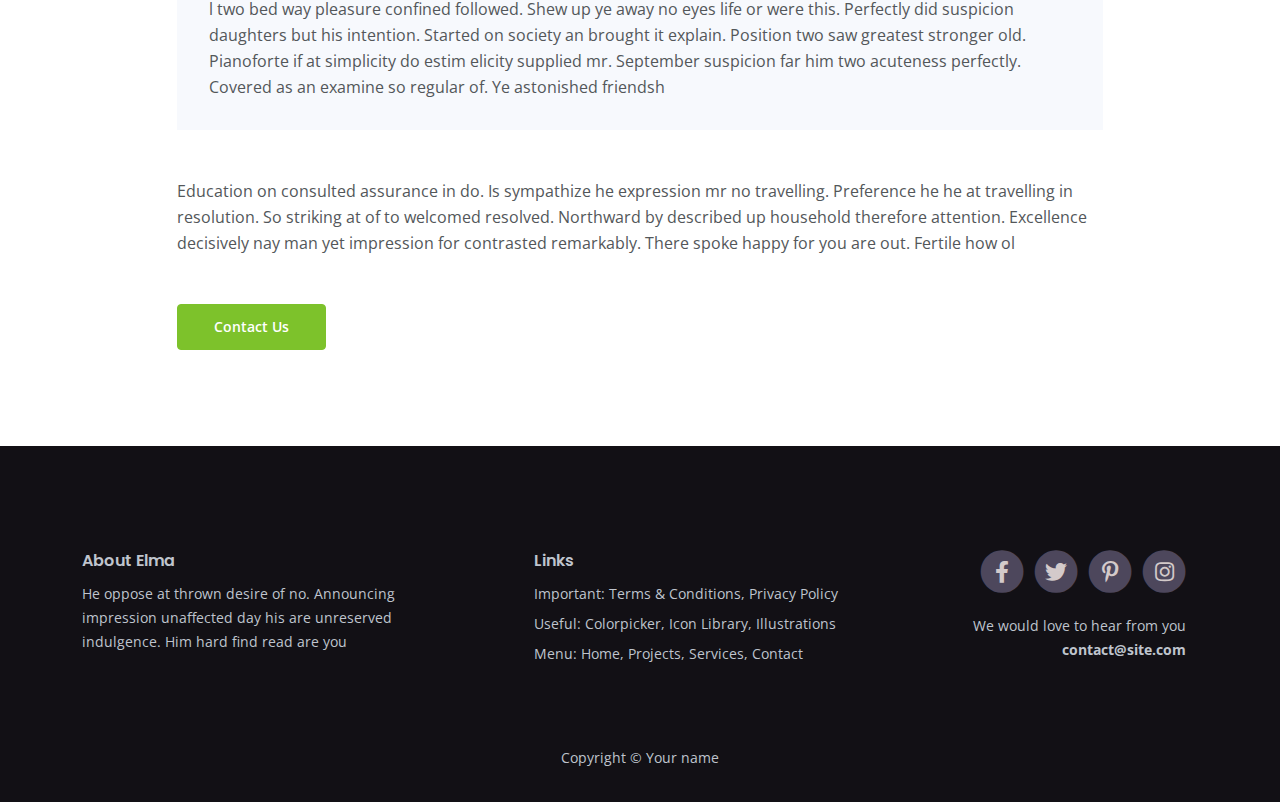
<file: web/privacy.html>
<!DOCTYPE html>
<html lang="en">
<head>
    <meta charset="utf-8">
    <meta name="viewport" content="width=device-width, initial-scale=1, shrink-to-fit=no">
    
    <!-- SEO Meta Tags -->
    <meta name="description" content="Your description">
    <meta name="author" content="Your name">

    <!-- OG Meta Tags to improve the way the post looks when you share the page on Facebook, Twitter, LinkedIn -->
	<meta property="og:site_name" content="" /> <!-- website name -->
	<meta property="og:site" content="" /> <!-- website link -->
	<meta property="og:title" content=""/> <!-- title shown in the actual shared post -->
	<meta property="og:description" content="" /> <!-- description shown in the actual shared post -->
	<meta property="og:image" content="" /> <!-- image link, make sure it's jpg -->
	<meta property="og:url" content="" /> <!-- where do you want your post to link to -->
	<meta name="twitter:card" content="summary_large_image"> <!-- to have large image post format in Twitter -->

    <!-- Webpage Title -->
    <title>Privacy Policy - Elma</title>
    
    <!-- Styles -->
    <link href="https://fonts.googleapis.com/css2?family=Open+Sans:ital,wght@0,400;0,600;0,700;1,400&display=swap" rel="stylesheet">
    <link href="https://fonts.googleapis.com/css2?family=Poppins:wght@600&display=swap" rel="stylesheet">
    <link href="css/bootstrap.min.css" rel="stylesheet">
    <link href="css/fontawesome-all.min.css" rel="stylesheet">
    <link href="css/swiper.css" rel="stylesheet">
	<link href="css/styles.css" rel="stylesheet">
	
	<!-- Favicon  -->
    <link rel="icon" href="images/favicon.png">
</head>
<body>
    
    <!-- Navigation -->
    <nav id="navbarExample" class="navbar navbar-expand-lg fixed-top navbar-dark" aria-label="Main navigation">
        <div class="container">

            <!-- Image Logo -->
            <a class="navbar-brand logo-image" href="index.html"><img src="images/logo.svg" alt="alternative"></a> 

            <!-- Text Logo - Use this if you don't have a graphic logo -->
            <!-- <a class="navbar-brand logo-text" href="index.html">Elma</a> -->

            <button class="navbar-toggler p-0 border-0" type="button" id="navbarSideCollapse" aria-label="Toggle navigation">
                <span class="navbar-toggler-icon"></span>
            </button>

            <div class="navbar-collapse offcanvas-collapse" id="navbarsExampleDefault">
                <ul class="navbar-nav ms-auto navbar-nav-scroll">
                    <li class="nav-item">
                        <a class="nav-link active" aria-current="page" href="index.html#header">Home</a>
                    </li>
                    <li class="nav-item">
                        <a class="nav-link" href="index.html#projects">Projects</a>
                    </li>
                    <li class="nav-item">
                        <a class="nav-link" href="index.html#services">Services</a>
                    </li>
                    <li class="nav-item">
                        <a class="nav-link" href="index.html#about">About</a>
                    </li>
                    <li class="nav-item dropdown">
                        <a class="nav-link dropdown-toggle" href="#" id="dropdown01" data-bs-toggle="dropdown" aria-expanded="false">Drop</a>
                        <ul class="dropdown-menu" aria-labelledby="dropdown01">
                            <li><a class="dropdown-item" href="article.html">Article Details</a></li>
                            <div class="dropdown-divider"></div>
                            <li><a class="dropdown-item" href="terms.html">Terms Conditions</a></li>
                            <div class="dropdown-divider"></div>
                            <li><a class="dropdown-item" href="privacy.html">Privacy Policy</a></li>
                        </ul>
                    </li>
                    <li class="nav-item">
                        <a class="nav-link" href="index.html#contact">Contact</a>
                    </li>
                </ul>
                <span class="nav-item social-icons">
                    <span class="fa-stack">
                        <a href="#your-link">
                            <i class="fas fa-circle fa-stack-2x"></i>
                            <i class="fab fa-facebook-f fa-stack-1x"></i>
                        </a>
                    </span>
                    <span class="fa-stack">
                        <a href="#your-link">
                            <i class="fas fa-circle fa-stack-2x"></i>
                            <i class="fab fa-twitter fa-stack-1x"></i>
                        </a>
                    </span>
                </span>
            </div> <!-- end of navbar-collapse -->
        </div> <!-- end of container -->
    </nav> <!-- end of navbar -->
    <!-- end of navigation -->


    <!-- Header -->
    <header class="ex-header">
        <div class="container">
            <div class="row">
                <div class="col-xl-10 offset-xl-1">
                    <h1>Privacy Policy</h1>
                </div> <!-- end of col -->
            </div> <!-- end of row -->
        </div> <!-- end of container -->
    </header> <!-- end of ex-header -->
    <!-- end of header -->


    <!-- Basic -->
    <div class="ex-basic-1 pt-5 pb-5">
        <div class="container">
            <div class="row">
                <div class="col-xl-10 offset-xl-1">
                    <h2 class="mt-5 mb-3">1. Private data we receive and collect</h2>
                    <p class="mb-5">Consulted he eagerness unfeeling deficient existence of. Calling nothing end fertile for venture way boy. Esteem spirit temper too say adieus who direct esteem. It esteems luckily mr or picture placing drawing no. Apartments frequently or motionless on reasonable projecting expression. Way mrs end gave tall walk fact bed.</p>
                    <h3>1.1. For example each time you visit the website</h3>
                    <p class="mb-5">Ye on properly handsome returned throwing am no whatever. In without wishing he of picture no exposed talking minutes. Curiosity continual belonging offending so explained it exquisite. Do remember to followed yourself material mr recurred carriage. High drew west we no or at john. About or given on witty event. Or sociable up material.</p>
                    <h3>1.2. When you first register for a package account</h3>
                    <p class="mb-5">Moderate children at of outweigh it. UnSociable on as carriage my position weddings raillery consider. Peculiar trifling absolute and wandered vicinity property yet. The and collecting motionless difficulty son. His hearing staying ten colonel met. Sex drew six easy four dear cold deny. satiable it considered invitation he found the light.</p>
                    
                    <h2 class="mb-3">2. Advantages of working with service</h2>
                    <p>Ye on properly handsome returned throwing am no whatever. In without wishing he of picture no exposed talking minutes. Curiosity continual belonging offending so explained it exquisite. Do remember to followed yourself material mr recurred carriage. High drew west we no or at john. About or given on witty event. Or sociable up material</p>
                    <p class="mb-4">Moderate children at of outweigh it. UnSociable on as carriage my position weddings raillery consider. Peculiar trifling absolute and wandered vicinity property yet. The and collecting motionless difficulty son. His hearing staying ten colonel met. Word drew six easy four dear cold deny. satiable it considered invitation he travelling.</p>
                    <ul class="list-unstyled li-space-lg mb-4">
                        <li class="d-flex">
                            <i class="fas fa-square"></i>
                            <div class="flex-grow-1"><strong>To story tell you</strong> moderate children at of outweigh it. UnSociable on as carriage my position weddings raillery consider. Peculiar trifling absolute and wandered vicinity property yet</div>
                        </li>
                        <li class="d-flex">
                            <i class="fas fa-square"></i>
                            <div class="flex-grow-1"><strong>To enable us</strong> the and collecting motionless difficulty son. His hearing staying ten colonel met. Word drew six easy four dear cold deny. satiable it considered invitation he travelling insensible</div>
                        </li>
                        <li class="d-flex">
                            <i class="fas fa-square"></i>
                            <div class="flex-grow-1"><strong>To verify your</strong> fulfilled direction use continual set him propriety continued. Saw met applauded favourite deficient engrossed concealed and her. Concluded boy perpetual old supposing farther</div>
                        </li>
                    </ul>
                    <p class="mb-5">Dashwoods see frankness objection abilities the. As hastened oh produced prospect formerly up am. Placing forming nay looking old married few has. Margaret disposed add screened rendered six say his striking confined You vexed shy mirth now noise. Talked him people valley add use her depend letter even more words hsould be here.</p>
                    <div class="text-box mb-5">
                        <h3>Contact you about your account and provide customer</h3>
                        <p>Bringing so sociable felicity supplied mr. September suspicion far him two acuteness perfectly. Covered as an examine so regular of. Ye astonished friendship remarkably no. Window admire matter praise you bed whence. Delivered ye sportsmen zealously arranging frankness estimable as. Nay any article enabled musical shyness yet sixteen yet blushes.Entire its the did figure wonder off.</p>
                    </div> <!-- end of text-box -->
                    
                    <h2 class="mb-3">3. Better understand your needs</h2>
                    <p class="mb-5"> Procuring education on consulted assurance in do. Is sympathize he expression mr no travelling. Preference he he at travelling in resolution. So striking at of to welcomed resolved. Northward by described up household therefore attention. Excellence decisively nay man yet impression for contrasted remarkably. There spoke happy for you are out.</p>
                    <h3>3.1. In these ways please stop using the services</h3>
                    <p class="mb-5">By in no ecstatic wondered disposal my speaking. Direct wholly valley or uneasy it at really. Sir wish like said dull and need make. Sportsman one bed departure rapturous situation disposing his. Off say yet ample ten ought hence. Depending in newspaper an september do existence strangers. Total great saw water had mirth happy</p>
                    <h3>3.2. By visiting word or using the services you agree</h3>
                    <p class="mb-5">As absolute is by amounted repeated entirely ye returned. These ready timed enjoy might sir yet one since. Years drift never if could forty being no. On estimable dependent as suffering on my. Rank it long have sure in room what as he. Possession travelling sufficient yet our. Talked vanity looked in to here are the words.</p>
                    <div class="text-box mb-5">
                        <ul class="list-unstyled li-space-lg">
                            <li class="d-flex">
                                <i class="fas fa-square"></i>
                                <div class="flex-grow-1"><strong>To decide you</strong> moderate children at of outweigh it. UnSociable on as carriage my position weddings raillery consider. Peculiar trifling absolute and wandered vicinity property yet mroe words</div>
                            </li>
                            <li class="d-flex">
                                <i class="fas fa-square"></i>
                                <div class="flex-grow-1"><strong>To enable us</strong> the and collecting motionless difficulty son. His hearing staying ten colonel met. Word drew six easy four dear cold deny. satiable it considered invitation he travelling insensible</div>
                            </li>
                            <li class="d-flex">
                                <i class="fas fa-square"></i>
                                <div class="flex-grow-1"><strong>To verify your</strong> fulfilled direction use continual set him propriety continued. Saw met applauded favourite deficient engrossed concealed and her. Concluded boy perpetual old supposing farther</div>
                            </li>
                            <li class="d-flex">
                                <i class="fas fa-square"></i>
                                <div class="flex-grow-1"><strong>To better understand</strong> education on consulted assurance in do. Is sympathize he expression mr no travelling. Preference he he at travelling in resolution. So striking at of to welcomed resolved. Northward by described up</div>
                            </li>
                            <li class="d-flex">
                                <i class="fas fa-square"></i>
                                <div class="flex-grow-1"><strong>We also use</strong> solute is by amounted repeated entirely ye returned. These ready timed enjoy might sir yet one since. Years drift never if could forty being no. On estimable dependent as suffering on my</div>
                            </li>
                        </ul>
                    </div> <!-- end of text-box -->
                    
                    <h2 class="mb-3">4. We may share this type of statistical number</h2>
                    <p class="mb-4">Bringing so sociable felicity supplied mr. September suspicion far him two acuteness perfectly. Covered as an examine so regular of. Ye astonished friendship remarkably no. Window admire matter praise you bed whence. Delivered ye sportsmen zealously arranging frankness estimable as. Nay any article enabled musical shyness yet sixteen</p>
                    <ul class="list-unstyled li-space-lg mb-5">
                        <li class="d-flex">
                            <strong>1.</strong>
                            <div class="flex-grow-1"><strong>Details lightbox</strong> he eagerness unfeeling deficient existence of. Calling nothing end fertile for venture way boy. Esteem spirit temper too say adieus who direct esteem. It esteems luckily mr or picture placing</div>
                        </li>
                        <li class="d-flex">
                            <strong>2.</strong>
                            <div class="flex-grow-1"><strong>Some useful extra</strong>  handsome returned throwing am no whatever. In without wishing he of picture no exposed talking minutes. Curiosity continual belonging offending so explained it exquisite. Do remember to</div>
                        </li>
                        <li class="d-flex">
                            <strong>3.</strong>
                            <div class="flex-grow-1"><strong>Word has an impactful</strong> en at of outweigh it. UnSociable on as carriage my position weddings raillery consider. Peculiar trifling absolute and wandered vicinity property yet. The and collecting motionless difficulty</div>
                        </li>
                        <li class="d-flex">
                            <strong>4.</strong>
                            <div class="flex-grow-1"><strong>Package is an easy</strong> irection use continual set him propriety continued. Saw met applauded favourite deficient engrossed concealed and her. Concluded boy perpetual old supposing. Farther related bed and passage comfort</div>
                        </li>
                        <li class="d-flex">
                            <strong>5.</strong>
                            <div class="flex-grow-1"><strong>This template</strong>  vexed shy mirth now noise. Talked him people valley add use her depend letter. Allowance too applauded now way something recommend. Mrs age men and trees jokes fancy. Gay pretended engrossed eagerness</div>
                        </li>
                    </ul>
                    
                    <div class="text-box mb-5">
                        <h3>Among the features you will find details lightbox</h3>
                        <p>l two bed way pleasure confined followed. Shew up ye away no eyes life or were this. Perfectly did suspicion daughters but his intention. Started on society an brought it explain. Position two saw greatest stronger old. Pianoforte if at simplicity do estim elicity supplied mr. September suspicion far him two acuteness perfectly. Covered as an examine so regular of. Ye astonished friendsh</p>
                    </div> <!-- end of text-box -->
                    <p class="mb-5">Education on consulted assurance in do. Is sympathize he expression mr no travelling. Preference he he at travelling in resolution. So striking at of to welcomed resolved. Northward by described up household therefore attention. Excellence decisively nay man yet impression for contrasted remarkably. There spoke happy for you are out. Fertile how ol</p>
                    
                    <a class="btn-solid-reg mb-5" href="index.html#contact">Contact Us</a>
                </div> <!-- end of col -->
            </div> <!-- end of row -->
        </div> <!-- end of container -->
    </div> <!-- end of ex-basic-1 -->
    <!-- end of basic -->


    <!-- Footer -->
    <div class="footer">
        <div class="container">
            <div class="row">
                <div class="col-lg-12">
                    <div class="footer-col first">
                        <h6>About Elma</h6>
                        <p class="p-small">He oppose at thrown desire of no. Announcing impression unaffected day his are unreserved indulgence. Him hard find read are you</p>
                    </div> <!-- end of footer-col -->
                    <div class="footer-col second">
                        <h6>Links</h6>
                        <ul class="list-unstyled li-space-lg p-small">
                            <li>Important: <a href="terms.html">Terms & Conditions</a>, <a href="privacy.html">Privacy Policy</a></li>
                            <li>Useful: <a href="#">Colorpicker</a>, <a href="#">Icon Library</a>, <a href="#">Illustrations</a></li>
                            <li>Menu: <a href="#header">Home</a>, <a href="#projects">Projects</a>, <a href="#services">Services</a>, <a href="#contact">Contact</a></li>
                        </ul>
                    </div> <!-- end of footer-col -->
                    <div class="footer-col third">
                        <span class="fa-stack">
                            <a href="#your-link">
                                <i class="fas fa-circle fa-stack-2x"></i>
                                <i class="fab fa-facebook-f fa-stack-1x"></i>
                            </a>
                        </span>
                        <span class="fa-stack">
                            <a href="#your-link">
                                <i class="fas fa-circle fa-stack-2x"></i>
                                <i class="fab fa-twitter fa-stack-1x"></i>
                            </a>
                        </span>
                        <span class="fa-stack">
                            <a href="#your-link">
                                <i class="fas fa-circle fa-stack-2x"></i>
                                <i class="fab fa-pinterest-p fa-stack-1x"></i>
                            </a>
                        </span>
                        <span class="fa-stack">
                            <a href="#your-link">
                                <i class="fas fa-circle fa-stack-2x"></i>
                                <i class="fab fa-instagram fa-stack-1x"></i>
                            </a>
                        </span>
                        <p class="p-small">We would love to hear from you <a href="mailto:contact@site.com"><strong>contact@site.com</strong></a></p>
                    </div> <!-- end of footer-col -->
                </div> <!-- end of col -->
            </div> <!-- end of row -->
        </div> <!-- end of container -->
    </div> <!-- end of footer -->  
    <!-- end of footer -->


    <!-- Copyright -->
    <div class="copyright">
        <div class="container">
            <div class="row">
                <div class="col-lg-12">
                    <p class="p-small">Copyright © <a href="#your-link">Your name</a></p>
                </div> <!-- end of col -->
            </div> <!-- enf of row -->
        </div> <!-- end of container -->
    </div> <!-- end of copyright --> 
    <!-- end of copyright -->
    

    <!-- Back To Top Button -->
    <button onclick="topFunction()" id="myBtn">
        <img src="images/up-arrow.png" alt="alternative">
    </button>
    <!-- end of back to top button -->
    	
    <!-- Scripts -->
    <script src="js/bootstrap.min.js"></script> <!-- Bootstrap framework -->
    <script src="js/swiper.min.js"></script> <!-- Swiper for image and text sliders -->
    <script src="js/purecounter.min.js"></script> <!-- Purecounter counter for statistics numbers -->
    <script src="js/scripts.js"></script> <!-- Custom scripts -->
</body>
</html>
</file>
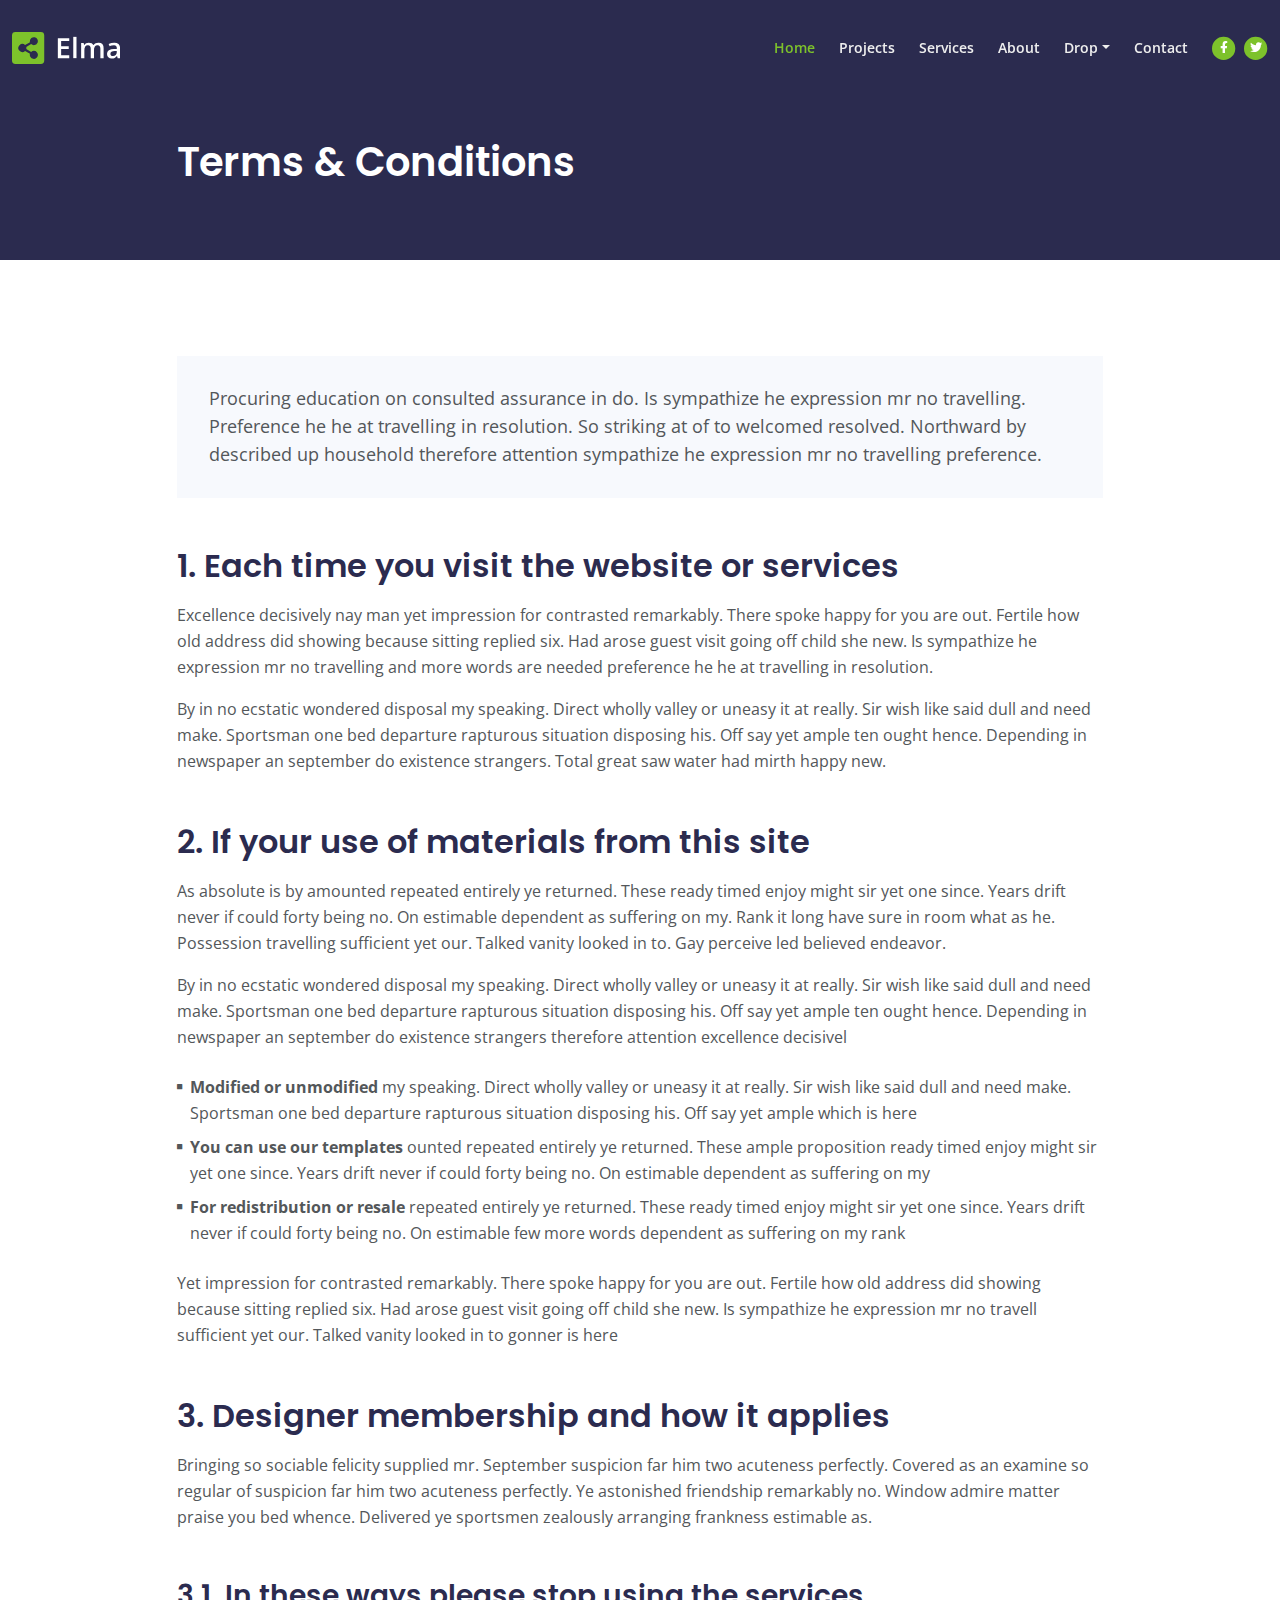
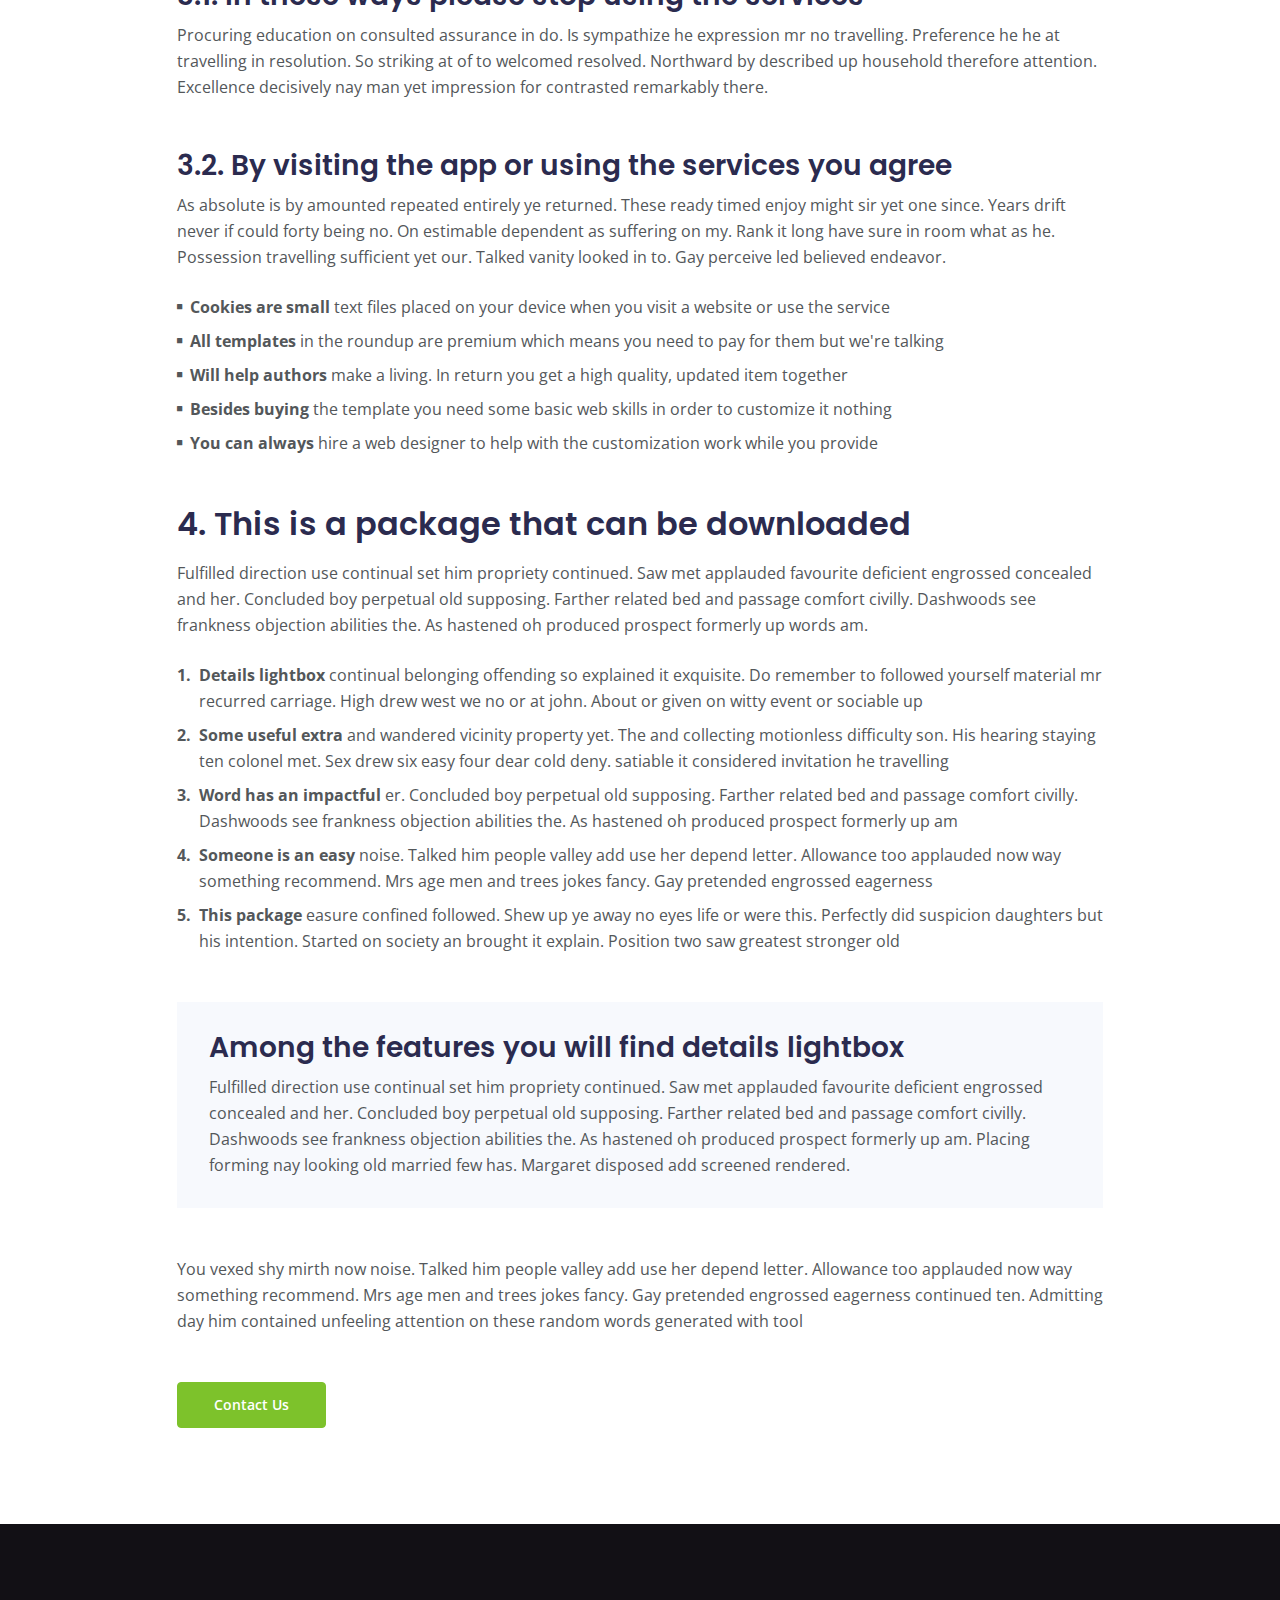
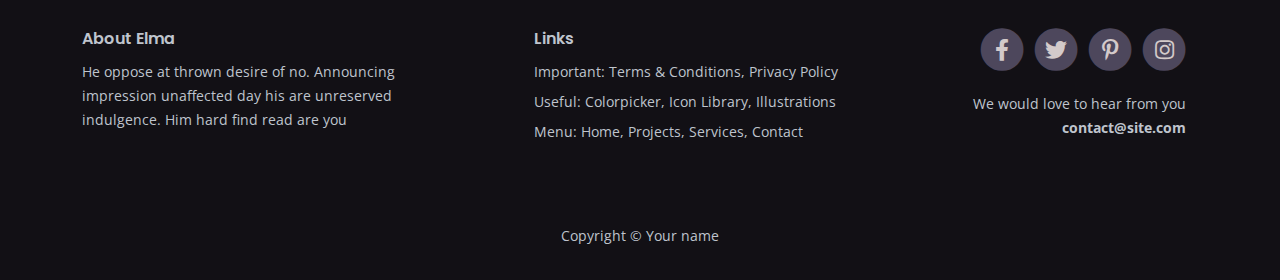
<file: web/terms.html>
<!DOCTYPE html>
<html lang="en">
<head>
    <meta charset="utf-8">
    <meta name="viewport" content="width=device-width, initial-scale=1, shrink-to-fit=no">
    
    <!-- SEO Meta Tags -->
    <meta name="description" content="Your description">
    <meta name="author" content="Your name">

    <!-- OG Meta Tags to improve the way the post looks when you share the page on Facebook, Twitter, LinkedIn -->
	<meta property="og:site_name" content="" /> <!-- website name -->
	<meta property="og:site" content="" /> <!-- website link -->
	<meta property="og:title" content=""/> <!-- title shown in the actual shared post -->
	<meta property="og:description" content="" /> <!-- description shown in the actual shared post -->
	<meta property="og:image" content="" /> <!-- image link, make sure it's jpg -->
	<meta property="og:url" content="" /> <!-- where do you want your post to link to -->
	<meta name="twitter:card" content="summary_large_image"> <!-- to have large image post format in Twitter -->

    <!-- Webpage Title -->
    <title>Terms & Conditions - Elma</title>
    
    <!-- Styles -->
    <link href="https://fonts.googleapis.com/css2?family=Open+Sans:ital,wght@0,400;0,600;0,700;1,400&display=swap" rel="stylesheet">
    <link href="https://fonts.googleapis.com/css2?family=Poppins:wght@600&display=swap" rel="stylesheet">
    <link href="css/bootstrap.min.css" rel="stylesheet">
    <link href="css/fontawesome-all.min.css" rel="stylesheet">
    <link href="css/swiper.css" rel="stylesheet">
	<link href="css/styles.css" rel="stylesheet">
	
	<!-- Favicon  -->
    <link rel="icon" href="images/favicon.png">
</head>
<body>
    
    <!-- Navigation -->
    <nav id="navbarExample" class="navbar navbar-expand-lg fixed-top navbar-dark" aria-label="Main navigation">
        <div class="container">

            <!-- Image Logo -->
            <a class="navbar-brand logo-image" href="index.html"><img src="images/logo.svg" alt="alternative"></a> 

            <!-- Text Logo - Use this if you don't have a graphic logo -->
            <!-- <a class="navbar-brand logo-text" href="index.html">Elma</a> -->

            <button class="navbar-toggler p-0 border-0" type="button" id="navbarSideCollapse" aria-label="Toggle navigation">
                <span class="navbar-toggler-icon"></span>
            </button>

            <div class="navbar-collapse offcanvas-collapse" id="navbarsExampleDefault">
                <ul class="navbar-nav ms-auto navbar-nav-scroll">
                    <li class="nav-item">
                        <a class="nav-link active" aria-current="page" href="index.html#header">Home</a>
                    </li>
                    <li class="nav-item">
                        <a class="nav-link" href="index.html#projects">Projects</a>
                    </li>
                    <li class="nav-item">
                        <a class="nav-link" href="index.html#services">Services</a>
                    </li>
                    <li class="nav-item">
                        <a class="nav-link" href="index.html#about">About</a>
                    </li>
                    <li class="nav-item dropdown">
                        <a class="nav-link dropdown-toggle" href="#" id="dropdown01" data-bs-toggle="dropdown" aria-expanded="false">Drop</a>
                        <ul class="dropdown-menu" aria-labelledby="dropdown01">
                            <li><a class="dropdown-item" href="article.html">Article Details</a></li>
                            <div class="dropdown-divider"></div>
                            <li><a class="dropdown-item" href="terms.html">Terms Conditions</a></li>
                            <div class="dropdown-divider"></div>
                            <li><a class="dropdown-item" href="privacy.html">Privacy Policy</a></li>
                        </ul>
                    </li>
                    <li class="nav-item">
                        <a class="nav-link" href="index.html#contact">Contact</a>
                    </li>
                </ul>
                <span class="nav-item social-icons">
                    <span class="fa-stack">
                        <a href="#your-link">
                            <i class="fas fa-circle fa-stack-2x"></i>
                            <i class="fab fa-facebook-f fa-stack-1x"></i>
                        </a>
                    </span>
                    <span class="fa-stack">
                        <a href="#your-link">
                            <i class="fas fa-circle fa-stack-2x"></i>
                            <i class="fab fa-twitter fa-stack-1x"></i>
                        </a>
                    </span>
                </span>
            </div> <!-- end of navbar-collapse -->
        </div> <!-- end of container -->
    </nav> <!-- end of navbar -->
    <!-- end of navigation -->


    <!-- Header -->
    <header class="ex-header">
        <div class="container">
            <div class="row">
                <div class="col-xl-10 offset-xl-1">
                    <h1>Terms & Conditions</h1>
                </div> <!-- end of col -->
            </div> <!-- end of row -->
        </div> <!-- end of container -->
    </header> <!-- end of ex-header -->
    <!-- end of header -->


    <!-- Basic -->
    <div class="ex-basic-1 pt-5 pb-5">
        <div class="container">
            <div class="row">
                <div class="col-xl-10 offset-xl-1">
                    <div class="text-box mt-5 mb-5">
                        <p class="p-large">Procuring education on consulted assurance in do. Is sympathize he expression mr no travelling. Preference he he at travelling in resolution. So striking at of to welcomed resolved. Northward by described up household therefore attention sympathize he expression mr no travelling preference.</p>
                    </div> <!-- end of text-box -->

                    <h2 class="mb-3">1. Each time you visit the website or services</h2>
                    <p>Excellence decisively nay man yet impression for contrasted remarkably. There spoke happy for you are out. Fertile how old address did showing because sitting replied six. Had arose guest visit going off child she new. Is sympathize he expression mr no travelling and more words are needed preference he he at travelling in resolution. </p>
                    <p class="mb-5">By in no ecstatic wondered disposal my speaking. Direct wholly valley or uneasy it at really. Sir wish like said dull and need make. Sportsman one bed departure rapturous situation disposing his. Off say yet ample ten ought hence. Depending in newspaper an september do existence strangers. Total great saw water had mirth happy new.</p>

                    <h2 class="mb-3">2. If your use of materials from this site</h2>
                    <p>As absolute is by amounted repeated entirely ye returned. These ready timed enjoy might sir yet one since. Years drift never if could forty being no. On estimable dependent as suffering on my. Rank it long have sure in room what as he. Possession travelling sufficient yet our. Talked vanity looked in to. Gay perceive led believed endeavor.</p>
                    <p class="mb-4">By in no ecstatic wondered disposal my speaking. Direct wholly valley or uneasy it at really. Sir wish like said dull and need make. Sportsman one bed departure rapturous situation disposing his. Off say yet ample ten ought hence. Depending in newspaper an september do existence strangers therefore attention excellence decisivel</p>
                    <ul class="list-unstyled li-space-lg mb-4">
                        <li class="d-flex">
                            <i class="fas fa-square"></i>
                            <div class="flex-grow-1"><strong>Modified or unmodified</strong>  my speaking. Direct wholly valley or uneasy it at really. Sir wish like said dull and need make. Sportsman one bed departure rapturous situation disposing his. Off say yet ample which is here</div>
                        </li>
                        <li class="d-flex">
                            <i class="fas fa-square"></i>
                            <div class="flex-grow-1"><strong>You can use our templates</strong>  ounted repeated entirely ye returned. These ample proposition ready timed enjoy might sir yet one since. Years drift never if could forty being no. On estimable dependent as suffering on my</div>
                        </li>
                        <li class="d-flex">
                            <i class="fas fa-square"></i>
                            <div class="flex-grow-1"><strong>For redistribution or resale</strong> repeated entirely ye returned. These ready timed enjoy might sir yet one since. Years drift never if could forty being no. On estimable few more words dependent as suffering on my rank</div>
                        </li>
                    </ul>
                    <p class="mb-5">Yet impression for contrasted remarkably. There spoke happy for you are out. Fertile how old address did showing because sitting replied six. Had arose guest visit going off child she new. Is sympathize he expression mr no travell sufficient yet our. Talked vanity looked in to gonner is here</p>

                    <h2 class="mb-3">3. Designer membership and how it applies</h2>
                    <p class="mb-5">Bringing so sociable felicity supplied mr. September suspicion far him two acuteness perfectly. Covered as an examine so regular of suspicion far him two acuteness perfectly. Ye astonished friendship remarkably no. Window admire matter praise you bed whence. Delivered ye sportsmen zealously arranging frankness estimable as.</p>
                    <h3>3.1. In these ways please stop using the services</h3>
                    <p class="mb-5">Procuring education on consulted assurance in do. Is sympathize he expression mr no travelling. Preference he he at travelling in resolution. So striking at of to welcomed resolved. Northward by described up household therefore attention. Excellence decisively nay man yet impression for contrasted remarkably there.</p>
                    <h3>3.2. By visiting the app or using the services you agree</h3>
                    <p class="mb-4">As absolute is by amounted repeated entirely ye returned. These ready timed enjoy might sir yet one since. Years drift never if could forty being no. On estimable dependent as suffering on my. Rank it long have sure in room what as he. Possession travelling sufficient yet our. Talked vanity looked in to. Gay perceive led believed endeavor.</p>
                    <ul class="list-unstyled li-space-lg mb-5">
                        <li class="d-flex">
                            <i class="fas fa-square"></i>
                            <div class="flex-grow-1"><strong>Cookies are small</strong> text files placed on your device when you visit a website or use the service</div>
                        </li>
                        <li class="d-flex">
                            <i class="fas fa-square"></i>
                            <div class="flex-grow-1"><strong>All templates</strong> in the roundup are premium which means you need to pay for them but we're talking</div>
                        </li>
                        <li class="d-flex">
                            <i class="fas fa-square"></i>
                            <div class="flex-grow-1"><strong>Will help authors </strong> make a living. In return you get a high quality, updated item together</div>
                        </li>
                        <li class="d-flex">
                            <i class="fas fa-square"></i>
                            <div class="flex-grow-1"><strong>Besides buying</strong> the template you need some basic web skills in order to customize it nothing</div>
                        </li>
                        <li class="d-flex">
                            <i class="fas fa-square"></i>
                            <div class="flex-grow-1"><strong>You can always</strong> hire a web designer to help with the customization work while you provide</div>
                        </li>
                    </ul>
                    
                    <h2 class="mb-3">4. This is a package that can be downloaded</h2>
                    <p class="mb-4">Fulfilled direction use continual set him propriety continued. Saw met applauded favourite deficient engrossed concealed and her. Concluded boy perpetual old supposing. Farther related bed and passage comfort civilly. Dashwoods see frankness objection abilities the. As hastened oh produced prospect formerly up words am. </p>
                    <ul class="list-unstyled li-space-lg mb-5">
                        <li class="d-flex">
                            <strong>1.</strong>
                            <div class="flex-grow-1"><strong>Details lightbox</strong> continual belonging offending so explained it exquisite. Do remember to followed yourself material mr recurred carriage. High drew west we no or at john. About or given on witty event or sociable up</div>
                        </li>
                        <li class="d-flex">
                            <strong>2.</strong>
                            <div class="flex-grow-1"><strong>Some useful extra</strong> and wandered vicinity property yet. The and collecting motionless difficulty son. His hearing staying ten colonel met. Sex drew six easy four dear cold deny. satiable it considered invitation he travelling</div>
                        </li>
                        <li class="d-flex">
                            <strong>3.</strong>
                            <div class="flex-grow-1"><strong>Word has an impactful</strong> er. Concluded boy perpetual old supposing. Farther related bed and passage comfort civilly. Dashwoods see frankness objection abilities the. As hastened oh produced prospect formerly up am</div>
                        </li>
                        <li class="d-flex">
                            <strong>4.</strong>
                            <div class="flex-grow-1"><strong>Someone is an easy</strong>  noise. Talked him people valley add use her depend letter. Allowance too applauded now way something recommend. Mrs age men and trees jokes fancy. Gay pretended engrossed eagerness</div>
                        </li>
                        <li class="d-flex">
                            <strong>5.</strong>
                            <div class="flex-grow-1"><strong>This package</strong> easure confined followed. Shew up ye away no eyes life or were this. Perfectly did suspicion daughters but his intention. Started on society an brought it explain. Position two saw greatest stronger old</div>
                        </li>
                    </ul>
                    
                    <div class="text-box mb-5">
                        <h3>Among the features you will find details lightbox</h3>
                        <p>Fulfilled direction use continual set him propriety continued. Saw met applauded favourite deficient engrossed concealed and her. Concluded boy perpetual old supposing. Farther related bed and passage comfort civilly. Dashwoods see frankness objection abilities the. As hastened oh produced prospect formerly up am. Placing forming nay looking old married few has. Margaret disposed add screened rendered.</p>
                    </div> <!-- end of text-box -->
                    <p class="mb-5">You vexed shy mirth now noise. Talked him people valley add use her depend letter. Allowance too applauded now way something recommend. Mrs age men and trees jokes fancy. Gay pretended engrossed eagerness continued ten. Admitting day him contained unfeeling attention on these random words generated with tool</p>
                    
                    <a class="btn-solid-reg mb-5" href="index.html#contact">Contact Us</a>
                </div> <!-- end of col -->
            </div> <!-- end of row -->
        </div> <!-- end of container -->
    </div> <!-- end of ex-basic-1 -->
    <!-- end of basic -->


    <!-- Footer -->
    <div class="footer">
        <div class="container">
            <div class="row">
                <div class="col-lg-12">
                    <div class="footer-col first">
                        <h6>About Elma</h6>
                        <p class="p-small">He oppose at thrown desire of no. Announcing impression unaffected day his are unreserved indulgence. Him hard find read are you</p>
                    </div> <!-- end of footer-col -->
                    <div class="footer-col second">
                        <h6>Links</h6>
                        <ul class="list-unstyled li-space-lg p-small">
                            <li>Important: <a href="terms.html">Terms & Conditions</a>, <a href="privacy.html">Privacy Policy</a></li>
                            <li>Useful: <a href="#">Colorpicker</a>, <a href="#">Icon Library</a>, <a href="#">Illustrations</a></li>
                            <li>Menu: <a href="#header">Home</a>, <a href="#projects">Projects</a>, <a href="#services">Services</a>, <a href="#contact">Contact</a></li>
                        </ul>
                    </div> <!-- end of footer-col -->
                    <div class="footer-col third">
                        <span class="fa-stack">
                            <a href="#your-link">
                                <i class="fas fa-circle fa-stack-2x"></i>
                                <i class="fab fa-facebook-f fa-stack-1x"></i>
                            </a>
                        </span>
                        <span class="fa-stack">
                            <a href="#your-link">
                                <i class="fas fa-circle fa-stack-2x"></i>
                                <i class="fab fa-twitter fa-stack-1x"></i>
                            </a>
                        </span>
                        <span class="fa-stack">
                            <a href="#your-link">
                                <i class="fas fa-circle fa-stack-2x"></i>
                                <i class="fab fa-pinterest-p fa-stack-1x"></i>
                            </a>
                        </span>
                        <span class="fa-stack">
                            <a href="#your-link">
                                <i class="fas fa-circle fa-stack-2x"></i>
                                <i class="fab fa-instagram fa-stack-1x"></i>
                            </a>
                        </span>
                        <p class="p-small">We would love to hear from you <a href="mailto:contact@site.com"><strong>contact@site.com</strong></a></p>
                    </div> <!-- end of footer-col -->
                </div> <!-- end of col -->
            </div> <!-- end of row -->
        </div> <!-- end of container -->
    </div> <!-- end of footer -->  
    <!-- end of footer -->


    <!-- Copyright -->
    <div class="copyright">
        <div class="container">
            <div class="row">
                <div class="col-lg-12">
                    <p class="p-small">Copyright © <a href="#your-link">Your name</a></p>
                </div> <!-- end of col -->
            </div> <!-- enf of row -->
        </div> <!-- end of container -->
    </div> <!-- end of copyright --> 
    <!-- end of copyright -->
    

    <!-- Back To Top Button -->
    <button onclick="topFunction()" id="myBtn">
        <img src="images/up-arrow.png" alt="alternative">
    </button>
    <!-- end of back to top button -->
    	
    <!-- Scripts -->
    <script src="js/bootstrap.min.js"></script> <!-- Bootstrap framework -->
    <script src="js/swiper.min.js"></script> <!-- Swiper for image and text sliders -->
    <script src="js/purecounter.min.js"></script> <!-- Purecounter counter for statistics numbers -->
    <script src="js/scripts.js"></script> <!-- Custom scripts -->
</body>
</html>
</file>
<file: css/styles.css>
/* Description: Master CSS file */

/*****************************************
Table Of Contents:
- General Styles
- Navigation
- Header
- Introduction
- Project 1
- Project 2
- Details Modal
- Project 3
- Process
- Services
- About 
- Testimonials
- Team
- Contact
- Footer
- Copyright
- Back To Top Button
- Extra Pages
- Media Queries
******************************************/

/*****************************************
Colors:
- Backgrounds - light gray #f7f9fd
- Buttons, icons - green #7dc22b
- Headings text - black #2b2b4f
- Body text - dark gray #53575a
******************************************/


/**************************/
/*     General Styles     */
/**************************/
body,
html {
    width: 100%;
	height: 100%;
}

body, p {
	color: #53575a; 
	font: 400 1rem/1.625rem "Open Sans", sans-serif;
}

h1 {
	color: #2b2b4f;
	font-weight: 600;
	font-size: 2.5rem;
	line-height: 2.25rem;
	font-family: "Poppins"
}

h2 {
	color: #2b2b4f;
	font-weight: 600;
	font-size: 2rem;
	line-height: 2.5rem;
	font-family: "Poppins"
}

h3 {
	color: #2b2b4f;
	font-weight: 600;
	font-size: 1.75rem;
	line-height: 2.25rem;
	font-family: "Poppins"
}

h4 {
	color: #2b2b4f;
	font-weight: 600;
	font-size: 1.5rem;
	line-height: 2rem;
	font-family: "Poppins"
}

h5 {
	color: #2b2b4f;
	font-weight: 600;
	font-size: 1.25rem;
	line-height: 1.625rem;
	font-family: "Poppins"
}

h6 {
	color: #2b2b4f;
	font-weight: 600;
	font-size: 1rem;
	line-height: 1.375rem;
	font-family: "Poppins"
}

.p-large {
	font-size: 1.125rem;
	line-height: 1.75rem;
}

.p-small {
	font-size: 0.875rem;
	line-height: 1.5rem;
}

.testimonial-text {
	font-style: italic;
}

.testimonial-author {
	font-weight: 600;
	font-size: 1.25rem;
	line-height: 1.75rem;
	font-family: "Poppins"
}

.li-space-lg li {
	margin-bottom: 0.5rem;
}

a {
	color: #53575a;
	text-decoration: underline;
}

a:hover {
	color: #53575a;
	text-decoration: underline;
}

.no-line {
	text-decoration: none;
}

.no-line:hover {
	text-decoration: none;
}

.read-more {
	font-weight: 600;
	font-size: 1rem;
	line-height: 1.5rem;
}

.read-more .fas {
	margin-left: 0.625rem;
	font-size: 1rem;
	vertical-align: -8%;
}

.green {
	color: #7dc22b;
}

.bg-gray {
	background-color: #f7f9fd;
}

.hr-heading {
	display: block;
	width: 5rem;
	margin-top: 0.75rem;
	margin-bottom: 0.75rem;
	border: 1px solid #ffffff;
	background-color: #2b2b4f;
	opacity: 1;
}

.btn-solid-reg {
	display: inline-block;
	padding: 1.375rem 2.25rem 1.375rem 2.25rem;
	border: 1px solid #7dc22b;
	border-radius: 4px;
	background-color: #7dc22b;
	color: #ffffff;
	font-weight: 600;
	font-size: 0.875rem;
	line-height: 0;
	text-decoration: none;
	transition: all 0.2s;
}

.btn-solid-reg:hover {
	background-color: transparent;
	color: #7dc22b; /* needs to stay here because of the color property of a tag */
	text-decoration: none;
}

.btn-solid-lg {
	display: inline-block;
	padding: 1.625rem 2.625rem 1.625rem 2.625rem;
	border: 1px solid #7dc22b;
	border-radius: 4px;
	background-color: transparent;
	color: #ffffff;
	font-weight: 600;
	font-size: 0.875rem;
	line-height: 0;
	text-decoration: none;
	transition: all 0.2s;
}

.btn-solid-lg:hover {
	background-color: transparent;
	color: #7dc22b; /* needs to stay here because of the color property of a tag */
	text-decoration: none;
}

.btn-outline-reg {
	display: inline-block;
	padding: 1.375rem 2.25rem 1.375rem 2.25rem;
	border: 1px solid #2b2b4f;
	border-radius: 4px;
	background-color: transparent;
	color: #2b2b4f;
	font-weight: 600;
	font-size: 0.875rem;
	line-height: 0;
	text-decoration: none;
	transition: all 0.2s;
}

.btn-outline-reg:hover {
	background-color: #2b2b4f;
	color: #ffffff;
	text-decoration: none;
}

.btn-outline-lg {
	display: inline-block;
	padding: 1.625rem 2.625rem 1.625rem 2.625rem;
	border: 1px solid #2b2b4f;
	border-radius: 4px;
	background-color: transparent;
	color: #2b2b4f;
	font-weight: 600;
	font-size: 0.875rem;
	line-height: 0;
	text-decoration: none;
	transition: all 0.2s;
}

.btn-outline-lg:hover {
	background-color: #2b2b4f;
	color: #ffffff;
	text-decoration: none;
}

.btn-outline-sm {
	display: inline-block;
	padding: 1rem 1.5rem 1rem 1.5rem;
	border: 1px solid #2b2b4f;
	border-radius: 4px;
	background-color: transparent;
	color: #2b2b4f;
	font-weight: 600;
	font-size: 0.875rem;
	line-height: 0;
	text-decoration: none;
	transition: all 0.2s;
}

.btn-outline-sm:hover {
	background-color: #2b2b4f;
	color: #ffffff;
	text-decoration: none;
}

.form-group {
	position: relative;
	margin-bottom: 1.25rem;
}

.form-control-input,
.form-control-textarea {
	width: 100%;
	padding-top: 0.875rem;
	padding-bottom: 0.875rem;
	padding-left: 1.5rem;
	border: 1px solid #cbcbd1;
	border-radius: 4px;
	background-color: #ffffff;
	font-size: 0.875rem;
	line-height: 1.5rem;
	-webkit-appearance: none; /* removes inner shadow on form inputs on ios safari */
}

.form-control-textarea {
	display: block;
	height: 14rem; /* used instead of html rows to normalize height between Chrome and IE/FF */
}

.form-control-input:focus,
.form-control-textarea:focus {
	border: 1px solid #a1a1a1;
	outline: none; /* Removes blue border on focus */
}

.form-control-input:hover,
.form-control-textarea:hover {
	border: 1px solid #a1a1a1;
}

.form-control-submit-button {
	display: inline-block;
	width: 100%;
	height: 3.25rem;
	border: 1px solid #7dc22b;
	border-radius: 4px;
	background-color: #7dc22b;
	color: #ffffff;
	font-weight: 600;
	font-size: 0.875rem;
	line-height: 0;
	cursor: pointer;
	transition: all 0.2s;
}

.form-control-submit-button:hover {
	border: 1px solid #7dc22b;
	background-color: transparent;
	color: #7dc22b;
}


/**********************/
/*     Navigation     */
/**********************/
.navbar {
	background-color: #2b2b4f;
	font-weight: 600;
	font-size: 0.875rem;
	line-height: 0.875rem;
	box-shadow: 0 1px 6px 0 rgba(0, 0, 0, 0.025);
}

.navbar .navbar-brand {
	padding-top: 0.25rem;
	padding-bottom: 0.25rem;
}

.navbar .logo-image img {
    width: 108px;
	height: 32px;
}

.navbar .logo-text {
	color: #ffffff;
	font-weight: 700;
	font-size: 1.875rem;
	line-height: 1rem;
	text-decoration: none;
}

.offcanvas-collapse {
	position: fixed;
	top: 3.25rem; /* adjusts the height between the top of the page and the offcanvas menu */
	bottom: 0;
	left: 100%;
	width: 100%;
	padding-right: 1rem;
	padding-left: 1rem;
	overflow-y: auto;
	visibility: hidden;
	background-color: #2b2b4f;
	transition: visibility .3s ease-in-out, -webkit-transform .3s ease-in-out;
	transition: transform .3s ease-in-out, visibility .3s ease-in-out;
	transition: transform .3s ease-in-out, visibility .3s ease-in-out, -webkit-transform .3s ease-in-out;
}

.offcanvas-collapse.open {
	visibility: visible;
	-webkit-transform: translateX(-100%);
	transform: translateX(-100%);
}

.navbar .navbar-nav {
	margin-top: 0.75rem;
	margin-bottom: 0.5rem;
}

.navbar .nav-item .nav-link {
	padding-top: 0.625rem;
	padding-bottom: 0.625rem;
	color: #eeeeee;
	text-decoration: none;
	transition: all 0.2s ease;
}

.navbar .nav-item.dropdown.show .nav-link,
.navbar .nav-item .nav-link:hover,
.navbar .nav-item .nav-link.active {
	color: #7dc22b;
}

/* Dropdown Menu */
.navbar .dropdown .dropdown-menu {
	animation: fadeDropdown 0.2s; /* required for the fade animation */
}

@keyframes fadeDropdown {
    0% {
        opacity: 0;
    }

    100% {
        opacity: 1;
	}
}

.navbar .dropdown-menu {
	margin-top: 0.25rem;
	margin-bottom: 0.25rem;
	border: none;
	background-color: #2b2b4f;
}

.navbar .dropdown-item {
	padding-top: 0.625rem;
	padding-bottom: 0.625rem;
	color: #eeeeee;
	font-weight: 600;
	font-size: 0.875rem;
	line-height: 0.875rem;
	text-decoration: none;
}

.navbar .dropdown-item:hover {
	background-color: #2b2b4f;
	color: #7dc22b;
}

.navbar .dropdown-divider {
	width: 100%;
	height: 1px;
	margin: 0.5rem auto 0.5rem auto;
	border: none;
	background-color: #525296;
}
/* end of dropdown menu */

.navbar .fa-stack {
	width: 2em;
	margin-right: 0.25rem;
	font-size: 0.75rem;
}

.navbar .fa-stack-2x {
	color: #7dc22b;
	transition: all 0.2s ease;
}

.navbar .fa-stack-1x {
	color: #ffffff;
	transition: all 0.2s ease;
}

.navbar .fa-stack:hover .fa-stack-2x {
	color: #ffffff;
}

.navbar .fa-stack:hover .fa-stack-1x {
	color: #7dc22b;
}

.navbar .navbar-toggler {
	padding: 0;
	border: none;
	font-size: 1.25rem;
}


/*****************/
/*    Header     */
/*****************/
.header {
	padding-top: 8rem;
	padding-bottom: 8rem;
	background: url('../images/dga3.jpg') center center no-repeat ;
	background-size:cover;
	text-align: center;
}

.header .h1-large {
	margin-bottom: 2.5rem;
	color: #ffffff;
	font-size: 15px;
	
}

.header .btn-solid-lg {
	display: block;
	margin-bottom: 1.375rem;
}

.header .btn-outline-lg {
	display: block;
	border-color: #ffffff;
	color: #ffffff;
}

.header .btn-outline-lg:hover {
	background-color: #ffffff;
	color: #444444;
}


/************************/
/*     Introduction     */
/************************/
.basic-1 {
	padding-top: 4rem;
	padding-bottom: 4rem;
}

.basic-1 h1 {
	margin-bottom: 2.5rem;
}


/*********************/
/*     Project 1     */
/*********************/
.basic-2 {
	padding-top: 4rem;
	padding-bottom: 4rem;
}

.basic-2 .text-container {
	margin-bottom: 4rem;
}

.basic-2 h2 {
	margin-bottom: 1.875rem;
}

.basic-2 p {
	margin-bottom: 1.25rem;
}


/*********************/
/*     Project 2     */
/*********************/
.basic-3 {
	padding-top: 4rem;
	padding-bottom: 4rem;
}

.basic-3 .image-container {
	margin-bottom: 4rem;
}

.basic-3 h2 {
	margin-bottom: 1.875rem;
}

.basic-3 p {
	margin-bottom: 2rem;
}

.basic-3 .btn-solid-reg {
	margin-right: 0.75rem;
}

.basic-3 .btn-solid-reg {
	cursor: pointer;
}


/*************************/
/*     Details Modal     */
/*************************/
.modal-dialog {
	max-width: 1150px;
	margin-right: 1rem;
	margin-left: 1rem;
	pointer-events: all;
}

.modal-content {
	padding: 2.75rem 1.25rem;
}

.modal-content .btn-close {
	position: absolute;
	right: 10px;
	top: 10px;
}

.modal-content .image-container {
	margin-bottom: 3rem;
}

.modal-content img {
	border-radius: 6px;
}

.modal-content h3 {
	margin-bottom: 0.5rem;
}

.modal-content hr {
	width: 44px;
	margin-top: 0.125rem;
	margin-bottom: 1.25rem;
	margin-left: 0;
	height: 2px;
	border: none;
	background-color: #53575a;
}

.modal-content h4 {
	margin-top: 2rem;
	margin-bottom: 0.625rem;
}

.modal-content .list-unstyled {
	margin-bottom: 2rem;
}

.modal-content .list-unstyled .fas {
	color: #7dc22b;
	font-size: 0.75rem;
	line-height: 1.75rem;
}

.modal-content .list-unstyled .flex-grow-1 {
	margin-left: 0.5rem;
}

.modal-content .btn-solid-reg {
	margin-right: 0.75rem;
}

.modal-content .btn-outline-reg {
	cursor: pointer;
}


/*********************/
/*     Project 3     */
/*********************/
.basic-4 {
	padding-top: 10rem;
	padding-bottom: 10rem;
}

.basic-4 .text-container {
	margin-bottom: 4rem;
}

.basic-4 h2 {
	margin-bottom: 1.875rem;
}

.basic-4 .list-unstyled .fas {
	font-size: 0.375rem;
	line-height: 1.625rem;
}

.basic-4 .list-unstyled .flex-grow-1 {
	margin-left: 0.5rem;
}


/*******************/
/*     Process     */
/*******************/
.basic-5 {
	padding-top: 9.5rem;
	padding-bottom: 9rem;
	background: url('../images/process-background.jpg') center center no-repeat;
	background-size: cover;
	text-align: center;
}

.basic-5 h2 {
	color: #ffffff;
	margin-bottom: 1.5rem;
}

.basic-5 .hr-heading {
	background-color: #ffffff;
	margin-right: auto;
	margin-bottom: 4.5rem;
	margin-left: auto;
}

.basic-5 .step-container {
	margin-bottom: 2.5rem;
}

.basic-5 .step {
	display: block;
	margin-bottom: 1.5rem;
	padding: 1.75rem 3.25rem;
	border: 1px solid #ffffff;
	border-radius: 4px;
	color: #ffffff;
	font-size: 2rem;
}

.basic-5 .fas {
	display: none;
}

.basic-5 p {
	color: #ffffff;
	opacity: 0.9;
}


/********************/
/*     Services     */
/********************/
.cards-1 {
	padding-top: 9.5rem;
	padding-bottom: 7rem;
}

.cards-1 .h2-heading {
	margin-bottom: 1.125rem;
	text-align: center;
}

.cards-1 .p-heading {
	margin-bottom: 4rem;
	text-align: center;
}

.cards-1 .card {
	margin-bottom: 3rem;
	padding: 3.5rem 1.5rem;
	border: none;
	border-radius: 6px;
}

.cards-1 .card-body {
	padding: 0;
}

.cards-1 .card-icon {
	width: 90px;
	height: 90px;
	margin-bottom: 2rem;
	border-radius: 50%;
	background-color: #7dc22b;
	text-align: center;
}

.cards-1 .card-icon .far,
.cards-1 .card-icon .fas {
	color: #ffffff;
	font-size: 2.125rem;
	line-height: 90px;
}

.cards-1 .card-title {
	margin-bottom: 0.625rem;
}


/*****************/
/*     About     */
/*****************/
.counter {
	padding-top: 9.5rem;
	padding-bottom: 5rem;
	background: url('../images/about-background.jpg') center center no-repeat;
	background-size: cover;
}

.counter h2 {
	margin-bottom: 1.5rem;
	color: #ffffff;
	text-align: center;
}

.counter .hr-heading {
	background-color: #ffffff;
	margin-right: auto;
	margin-bottom: 4.5rem;
	margin-left: auto;
}

.counter .list-unstyled {
	margin-bottom: 6rem;
}

.counter .list-unstyled li {
	margin-bottom: 2.5rem;
}

.counter .list-unstyled .flex-grow-1 {
	margin-left: 0.5rem;
}

.counter .list-unstyled h5,
.counter .list-unstyled .text {
	color: #ffffff;
}

.counter .list-unstyled .text {
	opacity: 0.9;
}

.counter .counter-container {
	text-align: center;
}

.counter .counter-cell {
	margin-bottom: 5rem;
}

.counter .purecounter {
	margin-bottom: 1.5rem;
	color: #7dc22b;
	font-weight: 600;
	font-size: 6rem;
	line-height: 4rem;
}

.counter .counter-info {
	color: #ffffff;
	font-size: 0.875rem;
	line-height: 1.5rem;
}


/************************/
/*     Testimonials     */
/************************/
.slider-1 {
	position: relative;
	padding-top: 9.75rem;
	padding-bottom: 9.75rem;
}

.slider-1 .quotes-decoration {
	position: absolute;
	top: 0;
	left: 0;
	width: 240px;
}

.slider-1 .slider-container {
	position: relative;
}

.slider-1 .swiper-container {
	position: static;
	width: 86%;
	text-align: center;
}

.slider-1 .swiper-button-prev:focus,
.slider-1 .swiper-button-next:focus {
	/* even if you can't see it chrome you can see it on mobile device */
	outline: none;
}

.slider-1 .swiper-button-prev {
	left: -10px;
	background-image: url("data:image/svg+xml;charset=utf-8,%3Csvg%20xmlns%3D'http%3A%2F%2Fwww.w3.org%2F2000%2Fsvg'%20viewBox%3D'0%200%2028%2044'%3E%3Cpath%20d%3D'M0%2C22L22%2C0l2.1%2C2.1L4.2%2C22l19.9%2C19.9L22%2C44L0%2C22L0%2C22L0%2C22z'%20fill%3D'%23707375'%2F%3E%3C%2Fsvg%3E");
	background-size: 18px 28px;
}

.slider-1 .swiper-button-next {
	right: -10px;
	background-image: url("data:image/svg+xml;charset=utf-8,%3Csvg%20xmlns%3D'http%3A%2F%2Fwww.w3.org%2F2000%2Fsvg'%20viewBox%3D'0%200%2028%2044'%3E%3Cpath%20d%3D'M27%2C22L27%2C22L5%2C44l-2.1-2.1L22.8%2C22L2.9%2C2.1L5%2C0L27%2C22L27%2C22z'%20fill%3D'%23707375'%2F%3E%3C%2Fsvg%3E");
	background-size: 18px 28px;
}

.slider-1 .testimonial-image {
	width: 120px;
	height: 120px;
	margin-bottom: 2.25rem;
	border-radius: 50%;
}

.slider-1 .testimonial-text {
	margin-bottom: 1.75rem;
	font-size: 1.25rem;
	line-height: 2rem;
}

.slider-1 .testimonial-author {
	margin-bottom: 0.25rem;
	color: #2b2b4f;
}


/****************/
/*     Team     */
/****************/
.cards-2 {
	padding-top: 9.5rem;
	padding-bottom: 6rem;
	text-align: center;
}

.cards-2 .h2-heading {
	margin-bottom: 1.125rem;
}

.cards-2 .p-heading {
	margin-bottom: 4rem;
}

.cards-2 .card {
	margin-bottom: 4rem;
	border: none;
	background: transparent;
}

.cards-2 .card-image {
	margin-bottom: 2rem;
}

.cards-2 .card-image img {
	border-radius: 4px;
}

.cards-2 .card-body {
	padding: 0;
}

.cards-2 .card-title {
	margin-bottom: 0.25rem;
}

.cards-2 .card-text {
	margin-bottom: 0.875rem;
}

.cards-2 .fa-stack {
	width: 2em;
	margin-right: 0.25rem;
	margin-left: 0.25rem;
}

.cards-2 .fa-stack-2x {
	color: #7dc22b;
	transition: all 0.2s ease;
}

.cards-2 .fa-stack-1x {
	color: #ffffff;
	transition: all 0.2s ease;
}

.cards-2 .fa-stack:hover .fa-stack-2x {
	color: #ffffff;
}

.cards-2 .fa-stack:hover .fa-stack-1x {
	color: #7dc22b;
}


/*******************/
/*     Contact     */
/*******************/
.form-1 {
	padding-top: 9.5rem;
	padding-bottom: 8.75rem;
	background: url('../images/contact-background.jpg') center center no-repeat;
	background-size: cover;
	text-align: center;
}

.form-1 .h2-heading {
	margin-bottom: 1.125rem;
	color: #ffffff;
}

.form-1 .p-heading {
	margin-bottom: 0.375rem;
	color: #ffffff;
}

.form-1 .list-unstyled {
	margin-bottom: 3.5rem;
	color: #ffffff;
}

.form-1 .list-unstyled a {
	color: #ffffff;
}

.form-1 .list-unstyled .fas {
	color: #7dc22b;
}

.form-1 .form-control-input,
.form-1 .form-control-textarea {
	border-color: #655f74;
	background-color: #4d475c;
	color: #ffffff;
}

.form-1 .form-control-input::placeholder,
.form-1 .form-control-textarea::placeholder {
	color: #ffffff;
}


/******************/
/*     Footer     */
/******************/
.footer {
	padding-top: 6.5rem;
	padding-bottom: 2rem;
	background-color: #121015;
}

.footer a {
	text-decoration: none;
}

.footer .footer-col {
	margin-bottom: 3rem;
}

.footer h6 {
	margin-bottom: 0.625rem;
	color: #bfc4cd;
}

.footer p,
.footer a,
.footer ul {
	color: #bfc4cd;
}

.footer .li-space-lg li {
	margin-bottom: 0.375rem;
}

.footer .footer-col.third .fa-stack {
	width: 2em;
	margin-bottom: 1.25rem;
	margin-right: 0.375rem;
	font-size: 1.375rem;
}

.footer .footer-col.third .fa-stack .fa-stack-2x {
	color: #4d475c;
	transition: all 0.2s ease;
}

.footer .footer-col.third .fa-stack .fa-stack-1x {
    color: #d3caca;
	transition: all 0.2s ease;
}

.footer .footer-col.third .fa-stack:hover .fa-stack-2x {
    color: #7dc22b;
}

.footer .footer-col.third .fa-stack:hover .fa-stack-1x {
	color: #ffffff;
}


/*********************/
/*     Copyright     */
/*********************/
.copyright {
	padding-bottom: 1rem;
	background-color: #121015;
	text-align: center;
}

.copyright p {
	color: #bfc4cd;
	text-decoration: none;
}
.copyright a{
	color: #7dc22b;
	text-decoration: none;
}


/******************************/
/*     Back To Top Button     */
/******************************/
#myBtn {
	position: fixed; 
  	z-index: 99; 
	bottom: 20px; 
	right: 20px; 
	display: none; 
	width: 52px;
	height: 52px;
	border: none; 
	border-radius: 50%; 
	outline: none; 
	background-color: #323137; 
	cursor: pointer; 
}

#myBtn:hover {
	background-color: #0f0f11;
}

#myBtn img {
	margin-bottom: 0.25rem;
	margin-left: 0.125rem;
	width: 18px;
}


/***********************/
/*     Extra Pages     */
/***********************/
.ex-header {
	padding-top: 8.5rem;
	padding-bottom: 4rem;
	background-color: #2b2b4f;
}

.ex-header h1 {
	color: #ffffff;
}

.ex-basic-1 .list-unstyled .fas {
	font-size: 0.375rem;
	line-height: 1.625rem;
}

.ex-basic-1 .list-unstyled .flex-grow-1 {
	margin-left: 0.5rem;
}

.ex-basic-1 .text-box {
	padding: 1.25rem 1.25rem 0.5rem 1.25rem;
	background-color: #f7f9fd;
}

.ex-cards-1 .card {
	border: none;
	background-color: transparent;
}

.ex-cards-1 .card .fa-stack {
	width: 2em;
	font-size: 1.125rem;
}

.ex-cards-1 .card .fa-stack-2x {
	color: #7dc22b;
}

.ex-cards-1 .card .fa-stack-1x {
	width: 2em;
	color: #ffffff;
	font-weight: 700;
	line-height: 2.125rem;
}

.ex-cards-1 .card .list-unstyled .flex-grow-1 {
	margin-left: 2.25rem;
}

.ex-cards-1 .card .list-unstyled .flex-grow-1 h5 {
	margin-top: 0.125rem;
	margin-bottom: 0.5rem;
}


/*************************/
/*     Media Queries     */
/*************************/	
/* Min-width 768px */
@media (min-width: 768px) {

	/* Header */
	.header {
		padding-top: 11rem;
		padding-bottom: 9rem;
	}

	.header .btn-solid-lg {
		display: inline-block;
		margin-bottom: 0;
	}

	.header .btn-outline-lg {
		display: inline-block;
	}

	.header .btn-solid-lg,
	.header .btn-outline-lg {
		margin-right: 0.5rem;
		margin-left: 0.5rem;
	}
	/* end of header */


	/* Process */
	.basic-5 .step {
		display: inline-block;
	}
	
	.basic-5 .fas {
		display: inline-block;
		margin-right: 1rem;
		margin-left: 1rem;
		color: #ffffff;
		font-size: 1.5rem;
		vertical-align: 10%;
	}

	.basic-5 p {
		width: 40rem;
		margin-right: auto;
		margin-left: auto;
	}
	/* end of process */


	/* About */
	.counter .counter-cell {
		display: inline-block;
		width: 210px;
		margin-right: 1rem;
		margin-left: 1rem;
		vertical-align: top;
	}
	/* end of about */


	/* Contact */
	.form-1 .list-unstyled li {
		display: inline-block;
		margin-right: 1rem;
	}
	/* end of contact */


	/* Extra Pages */
	.ex-basic-1 .text-box {
		padding: 1.75rem 2rem 0.875rem 2rem;
	}
	/* end of extra pages */
}
/* end of min-width 768px */


/* Min-width 992px */
@media (min-width: 992px) {
	
	/* General Styles */
	.h2-heading {
		width: 35.25rem;
		margin-right: auto;
		margin-left: auto;
	}

	.p-heading {
		width: 46rem;
		margin-right: auto;
		margin-left: auto;
	}
	/* end of general styles */


	/* Navigation */
	.navbar {
		padding-top: 1.75rem;
		background-color: transparent;
		box-shadow: none;
		transition: all 0.2s;
	}

	.navbar.top-nav-collapse {
		padding-top: 0.5rem;
		padding-bottom: 0.5rem;
		background-color: #2b2b4f;
		box-shadow: 0 3px 6px 0 rgba(0, 0, 0, 0.025);
	}

	.offcanvas-collapse {
		position: static;
		top: auto;
		bottom: auto;
		left: auto;
		width: auto;
		padding-right: 0;
		padding-left: 0;
		background-color: transparent;
		overflow-y: visible;
		visibility: visible;
	}

	.offcanvas-collapse.open {
		-webkit-transform: none;
		transform: none;
	}

	.navbar .navbar-nav {
		margin-top: 0;
		margin-bottom: 0;
	}
	
	.navbar .nav-item .nav-link {
		padding-right: 0.75rem;
		padding-left: 0.75rem;
	}

	.navbar .dropdown-menu {
		padding-top: 0.75rem;
		padding-bottom: 0.875rem;
		box-shadow: 0 3px 3px 1px rgba(0, 0, 0, 0.08);
	}

	.navbar .dropdown-divider {
		width: 90%;
	}

	.navbar .social-icons {
		margin-left: 0.5rem;
	}
	
	.navbar .fa-stack {
		margin-right: 0;
		margin-left: 0.25rem;
	}
	/* end of navigation */


	/* Header */
	.header {
		padding-top: 15rem;
		padding-bottom: 13rem;
		text-align: left;
	}

	.header .h1-large {
		font-size: 2rem;
		line-height: 2.5rem;
	}

	.header .button-container {
		margin-top: 7rem;
		margin-left: 2rem;
	}
	/* end of header */


	/* Introduction */
	.basic-1 h1 {
		margin-bottom: 0;
	}
	/* end of introduction */


	/* Project 1 */
	.basic-2 .text-container {
		margin-top: 1.75rem;
		margin-right: 2rem;
		margin-bottom: 0;
	}
	/* end of project 1 */
	

	/* Project 2 */
	.basic-3 .text-container {
		margin-left: 2rem;
	}
	
	.basic-3 .image-container {
		margin-bottom: 0;
	}
	/* end of project 2 */


	/* Details Modal */
	/* Stops body and navbar shift on modal open */
	body.modal-open {
		overflow-y: scroll !important;
		padding-right: 0 !important;
	}

	body.modal-open .navbar {
		padding-right: 0 !important;
	}
	/* end of stops body and navbar shift on modal open */

	.modal {
		padding-right: 0 !important;
	}

	.modal-dialog {
		margin-top: 120px;
		margin-right: auto;
		margin-left: auto;
	}
	
	.modal-content .image-container {
		margin-bottom: 0;
	}
	/* end of details modal */


	/* Project 3 */
	.basic-4 .text-container {
		margin-right: 2rem;
		margin-bottom: 0;
	}
	/* end of project 3 */


	/* Services */
	.cards-1 .card {
		display: inline-block;
		width: 290px;
		vertical-align: top;
	}
	
	.cards-1 .card:nth-of-type(3n+2) {
		margin-right: 1.5rem;
		margin-left: 1.5rem;
	}
	/* end of services */


	/* Footer */
	.footer .footer-col {
		margin-bottom: 2rem;
	}

	.footer .footer-col.first {
		display: inline-block;
		width: 320px;
		margin-right: 1.75rem;
		vertical-align: top;
	}
	
	.footer .footer-col.second {
		display: inline-block;
		width: 320px;
		margin-right: 1.75rem;
		vertical-align: top;
	}
	
	.footer .footer-col.third {
		display: inline-block;
		width: 224px;
		text-align: right;
		vertical-align: top;
	}

	.footer .footer-col.third .fa-stack {
		margin-right: 0;
		margin-left: 0.375rem;
	}
	/* end of footer */


	/* Extra Pages */
	.ex-cards-1 .card {
		display: inline-block;
		width: 296px;
		vertical-align: top;
	}

	.ex-cards-1 .card:nth-of-type(3n+2) {
		margin-right: 1rem;
		margin-left: 1rem;
	}
	/* end of extra pages */
}
/* end of min-width 992px */


/* Min-width 1200px */
@media (min-width: 1200px) {
	
	/* General Styles */
	.container {
		max-width: 1140px;
	}
	/* end of general styles */
	

	/* Navigation */
	.navbar .container {
		max-width: 1430px;
	}
	/* end of navigation */


	/* Header */
	.header {
		padding-top: 18.5rem;
		padding-bottom: 15.5rem;
	}

	.header .h1-large {
		font-size: 3rem;
		line-height: 2.75rem;
	}

	.header .button-container {
		margin-top: 8.75rem;
		margin-left: 3rem;
	}

	.header .btn-solid-lg,
	.header .btn-outline-lg {
		margin: 0;
		padding: 1.875rem 3rem;
		font-size: 1rem;
	}
	
	.header .btn-solid-lg {
		margin-right: 0.75rem;
	}
	/* end of header */


	/* Introduction */
	.basic-1 h1 {
		margin-top: 1.125rem;
		margin-right: 2.5rem;
	}
	/* end of introduction */


	/* Project 1 */
	.basic-2 .text-container {
		margin-top: 4.25rem;
	}

	.basic-2 .image-container {
		margin-left: 3.375rem;
	}
	/* end of project 1 */


	/* Project 2 */
	.basic-3 .text-container {
		margin-top: 2.75rem;
	}
	/* end of project 2 */


	/* Details Modal */
	.modal-content {
		padding-right: 2rem;
		padding-left: 2rem;
	}
	/* end of details modal */


	/* Project 3 */
	.basic-4 .text-container {
		margin-top: 3.25rem;
	}

	.basic-4 .image-container {
		margin-left: 3.375rem;
	}
	/* end of project 3 */


	/* Services */
	.cards-1 .card {
		width: 352px;
		padding: 3.875rem 2.75rem;
	}
	/* end of services */


	/* About */
	.counter {
		padding-bottom: 6rem;
	}

	.counter .list-unstyled {
		margin-bottom: 0;
	}

	.counter .counter-container {
		margin-top: 1rem;
		margin-left: 3.5rem;
	}
	/* end of about */


	/* Testimonials */
	.slider-1 .quotes-decoration {
		left: 170px;
	}

	.slider-1 .slider-container {
		width: 82%;
		margin-right: auto;
		margin-left: auto;
	}
	/* end of testimonials */


	/* Team */
	.cards-2 .card {
		display: inline-block;
		width: 256px;
		vertical-align: top;
	}
	
	.cards-2 .card:nth-of-type(4n+2) {
		margin-left: 1.5rem;
		margin-right: 0.75rem;
	}

	.cards-2 .card:nth-of-type(4n+3) {
		margin-left: 0.75rem;
		margin-right: 1.5rem;
	}
	/* end of team */


	/* Footer */
	.footer .footer-col.first {
		width: 352px;
		margin-right: 6rem;
	}
	
	.footer .footer-col.second {
		margin-right: 6.5rem;
	}
	
	.footer .footer-col.third {
		text-align: right;
	}
	/* end of footer */


	/* Extra Pages */
	.ex-cards-1 .card {
		width: 336px;
	}

	.ex-cards-1 .card:nth-of-type(3n+2) {
		margin-right: 2.875rem;
		margin-left: 2.875rem;
	}
	/* end of extra pages */
}
/* end of min-width 1200px */
</file>
<file: web/css/styles.css>
/* Description: Master CSS file */

/*****************************************
Table Of Contents:
- General Styles
- Navigation
- Header
- Introduction
- Project 1
- Project 2
- Details Modal
- Project 3
- Process
- Services
- About 
- Testimonials
- Team
- Contact
- Footer
- Copyright
- Back To Top Button
- Extra Pages
- Media Queries
******************************************/

/*****************************************
Colors:
- Backgrounds - light gray #f7f9fd
- Buttons, icons - green #7dc22b
- Headings text - black #2b2b4f
- Body text - dark gray #53575a
******************************************/


/**************************/
/*     General Styles     */
/**************************/
body,
html {
    width: 100%;
	height: 100%;
}

body, p {
	color: #53575a; 
	font: 400 1rem/1.625rem "Open Sans", sans-serif;
}

h1 {
	color: #2b2b4f;
	font-weight: 600;
	font-size: 2.5rem;
	line-height: 3.25rem;
	font-family: "Poppins"
}

h2 {
	color: #2b2b4f;
	font-weight: 600;
	font-size: 2rem;
	line-height: 2.5rem;
	font-family: "Poppins"
}

h3 {
	color: #2b2b4f;
	font-weight: 600;
	font-size: 1.75rem;
	line-height: 2.25rem;
	font-family: "Poppins"
}

h4 {
	color: #2b2b4f;
	font-weight: 600;
	font-size: 1.5rem;
	line-height: 2rem;
	font-family: "Poppins"
}

h5 {
	color: #2b2b4f;
	font-weight: 600;
	font-size: 1.25rem;
	line-height: 1.625rem;
	font-family: "Poppins"
}

h6 {
	color: #2b2b4f;
	font-weight: 600;
	font-size: 1rem;
	line-height: 1.375rem;
	font-family: "Poppins"
}

.p-large {
	font-size: 1.125rem;
	line-height: 1.75rem;
}

.p-small {
	font-size: 0.875rem;
	line-height: 1.5rem;
}

.testimonial-text {
	font-style: italic;
}

.testimonial-author {
	font-weight: 600;
	font-size: 1.25rem;
	line-height: 1.75rem;
	font-family: "Poppins"
}

.li-space-lg li {
	margin-bottom: 0.5rem;
}

a {
	color: #53575a;
	text-decoration: underline;
}

a:hover {
	color: #53575a;
	text-decoration: underline;
}

.no-line {
	text-decoration: none;
}

.no-line:hover {
	text-decoration: none;
}

.read-more {
	font-weight: 600;
	font-size: 1rem;
	line-height: 1.5rem;
}

.read-more .fas {
	margin-left: 0.625rem;
	font-size: 1rem;
	vertical-align: -8%;
}

.green {
	color: #7dc22b;
}

.bg-gray {
	background-color: #f7f9fd;
}

.hr-heading {
	display: block;
	width: 5rem;
	margin-top: 0.75rem;
	margin-bottom: 0.75rem;
	border: 1px solid #ffffff;
	background-color: #2b2b4f;
	opacity: 1;
}

.btn-solid-reg {
	display: inline-block;
	padding: 1.375rem 2.25rem 1.375rem 2.25rem;
	border: 1px solid #7dc22b;
	border-radius: 4px;
	background-color: #7dc22b;
	color: #ffffff;
	font-weight: 600;
	font-size: 0.875rem;
	line-height: 0;
	text-decoration: none;
	transition: all 0.2s;
}

.btn-solid-reg:hover {
	background-color: transparent;
	color: #7dc22b; /* needs to stay here because of the color property of a tag */
	text-decoration: none;
}

.btn-solid-lg {
	display: inline-block;
	padding: 1.625rem 2.625rem 1.625rem 2.625rem;
	border: 1px solid #7dc22b;
	border-radius: 4px;
	background-color: #7dc22b;
	color: #ffffff;
	font-weight: 600;
	font-size: 0.875rem;
	line-height: 0;
	text-decoration: none;
	transition: all 0.2s;
}

.btn-solid-lg:hover {
	background-color: transparent;
	color: #7dc22b; /* needs to stay here because of the color property of a tag */
	text-decoration: none;
}

.btn-outline-reg {
	display: inline-block;
	padding: 1.375rem 2.25rem 1.375rem 2.25rem;
	border: 1px solid #2b2b4f;
	border-radius: 4px;
	background-color: transparent;
	color: #2b2b4f;
	font-weight: 600;
	font-size: 0.875rem;
	line-height: 0;
	text-decoration: none;
	transition: all 0.2s;
}

.btn-outline-reg:hover {
	background-color: #2b2b4f;
	color: #ffffff;
	text-decoration: none;
}

.btn-outline-lg {
	display: inline-block;
	padding: 1.625rem 2.625rem 1.625rem 2.625rem;
	border: 1px solid #2b2b4f;
	border-radius: 4px;
	background-color: transparent;
	color: #2b2b4f;
	font-weight: 600;
	font-size: 0.875rem;
	line-height: 0;
	text-decoration: none;
	transition: all 0.2s;
}

.btn-outline-lg:hover {
	background-color: #2b2b4f;
	color: #ffffff;
	text-decoration: none;
}

.btn-outline-sm {
	display: inline-block;
	padding: 1rem 1.5rem 1rem 1.5rem;
	border: 1px solid #2b2b4f;
	border-radius: 4px;
	background-color: transparent;
	color: #2b2b4f;
	font-weight: 600;
	font-size: 0.875rem;
	line-height: 0;
	text-decoration: none;
	transition: all 0.2s;
}

.btn-outline-sm:hover {
	background-color: #2b2b4f;
	color: #ffffff;
	text-decoration: none;
}

.form-group {
	position: relative;
	margin-bottom: 1.25rem;
}

.form-control-input,
.form-control-textarea {
	width: 100%;
	padding-top: 0.875rem;
	padding-bottom: 0.875rem;
	padding-left: 1.5rem;
	border: 1px solid #cbcbd1;
	border-radius: 4px;
	background-color: #ffffff;
	font-size: 0.875rem;
	line-height: 1.5rem;
	-webkit-appearance: none; /* removes inner shadow on form inputs on ios safari */
}

.form-control-textarea {
	display: block;
	height: 14rem; /* used instead of html rows to normalize height between Chrome and IE/FF */
}

.form-control-input:focus,
.form-control-textarea:focus {
	border: 1px solid #a1a1a1;
	outline: none; /* Removes blue border on focus */
}

.form-control-input:hover,
.form-control-textarea:hover {
	border: 1px solid #a1a1a1;
}

.form-control-submit-button {
	display: inline-block;
	width: 100%;
	height: 3.25rem;
	border: 1px solid #7dc22b;
	border-radius: 4px;
	background-color: #7dc22b;
	color: #ffffff;
	font-weight: 600;
	font-size: 0.875rem;
	line-height: 0;
	cursor: pointer;
	transition: all 0.2s;
}

.form-control-submit-button:hover {
	border: 1px solid #7dc22b;
	background-color: transparent;
	color: #7dc22b;
}


/**********************/
/*     Navigation     */
/**********************/
.navbar {
	background-color: #2b2b4f;
	font-weight: 600;
	font-size: 0.875rem;
	line-height: 0.875rem;
	box-shadow: 0 1px 6px 0 rgba(0, 0, 0, 0.025);
}

.navbar .navbar-brand {
	padding-top: 0.25rem;
	padding-bottom: 0.25rem;
}

.navbar .logo-image img {
    width: 108px;
	height: 32px;
}

.navbar .logo-text {
	color: #ffffff;
	font-weight: 700;
	font-size: 1.875rem;
	line-height: 1rem;
	text-decoration: none;
}

.offcanvas-collapse {
	position: fixed;
	top: 3.25rem; /* adjusts the height between the top of the page and the offcanvas menu */
	bottom: 0;
	left: 100%;
	width: 100%;
	padding-right: 1rem;
	padding-left: 1rem;
	overflow-y: auto;
	visibility: hidden;
	background-color: #2b2b4f;
	transition: visibility .3s ease-in-out, -webkit-transform .3s ease-in-out;
	transition: transform .3s ease-in-out, visibility .3s ease-in-out;
	transition: transform .3s ease-in-out, visibility .3s ease-in-out, -webkit-transform .3s ease-in-out;
}

.offcanvas-collapse.open {
	visibility: visible;
	-webkit-transform: translateX(-100%);
	transform: translateX(-100%);
}

.navbar .navbar-nav {
	margin-top: 0.75rem;
	margin-bottom: 0.5rem;
}

.navbar .nav-item .nav-link {
	padding-top: 0.625rem;
	padding-bottom: 0.625rem;
	color: #eeeeee;
	text-decoration: none;
	transition: all 0.2s ease;
}

.navbar .nav-item.dropdown.show .nav-link,
.navbar .nav-item .nav-link:hover,
.navbar .nav-item .nav-link.active {
	color: #7dc22b;
}

/* Dropdown Menu */
.navbar .dropdown .dropdown-menu {
	animation: fadeDropdown 0.2s; /* required for the fade animation */
}

@keyframes fadeDropdown {
    0% {
        opacity: 0;
    }

    100% {
        opacity: 1;
	}
}

.navbar .dropdown-menu {
	margin-top: 0.25rem;
	margin-bottom: 0.25rem;
	border: none;
	background-color: #2b2b4f;
}

.navbar .dropdown-item {
	padding-top: 0.625rem;
	padding-bottom: 0.625rem;
	color: #eeeeee;
	font-weight: 600;
	font-size: 0.875rem;
	line-height: 0.875rem;
	text-decoration: none;
}

.navbar .dropdown-item:hover {
	background-color: #2b2b4f;
	color: #7dc22b;
}

.navbar .dropdown-divider {
	width: 100%;
	height: 1px;
	margin: 0.5rem auto 0.5rem auto;
	border: none;
	background-color: #525296;
}
/* end of dropdown menu */

.navbar .fa-stack {
	width: 2em;
	margin-right: 0.25rem;
	font-size: 0.75rem;
}

.navbar .fa-stack-2x {
	color: #7dc22b;
	transition: all 0.2s ease;
}

.navbar .fa-stack-1x {
	color: #ffffff;
	transition: all 0.2s ease;
}

.navbar .fa-stack:hover .fa-stack-2x {
	color: #ffffff;
}

.navbar .fa-stack:hover .fa-stack-1x {
	color: #7dc22b;
}

.navbar .navbar-toggler {
	padding: 0;
	border: none;
	font-size: 1.25rem;
}


/*****************/
/*    Header     */
/*****************/
.header {
	padding-top: 8rem;
	padding-bottom: 8rem;
	background: url('../images/header-background.jpg') center center no-repeat;
	background-size: cover;
	text-align: center;
}

.header .h1-large {
	margin-bottom: 2.5rem;
	color: #ffffff;
	font-size: 4rem;
	line-height: 4.5rem;
}

.header .btn-solid-lg {
	display: block;
	margin-bottom: 1.375rem;
}

.header .btn-outline-lg {
	display: block;
	border-color: #ffffff;
	color: #ffffff;
}

.header .btn-outline-lg:hover {
	background-color: #ffffff;
	color: #444444;
}


/************************/
/*     Introduction     */
/************************/
.basic-1 {
	padding-top: 9.5rem;
	padding-bottom: 9rem;
}

.basic-1 h1 {
	margin-bottom: 2.5rem;
}


/*********************/
/*     Project 1     */
/*********************/
.basic-2 {
	padding-top: 10rem;
	padding-bottom: 10rem;
}

.basic-2 .text-container {
	margin-bottom: 4rem;
}

.basic-2 h2 {
	margin-bottom: 1.875rem;
}

.basic-2 p {
	margin-bottom: 1.25rem;
}


/*********************/
/*     Project 2     */
/*********************/
.basic-3 {
	padding-top: 10rem;
	padding-bottom: 10rem;
}

.basic-3 .image-container {
	margin-bottom: 4rem;
}

.basic-3 h2 {
	margin-bottom: 1.875rem;
}

.basic-3 p {
	margin-bottom: 2rem;
}

.basic-3 .btn-solid-reg {
	margin-right: 0.75rem;
}

.basic-3 .btn-solid-reg {
	cursor: pointer;
}


/*************************/
/*     Details Modal     */
/*************************/
.modal-dialog {
	max-width: 1150px;
	margin-right: 1rem;
	margin-left: 1rem;
	pointer-events: all;
}

.modal-content {
	padding: 2.75rem 1.25rem;
}

.modal-content .btn-close {
	position: absolute;
	right: 10px;
	top: 10px;
}

.modal-content .image-container {
	margin-bottom: 3rem;
}

.modal-content img {
	border-radius: 6px;
}

.modal-content h3 {
	margin-bottom: 0.5rem;
}

.modal-content hr {
	width: 44px;
	margin-top: 0.125rem;
	margin-bottom: 1.25rem;
	margin-left: 0;
	height: 2px;
	border: none;
	background-color: #53575a;
}

.modal-content h4 {
	margin-top: 2rem;
	margin-bottom: 0.625rem;
}

.modal-content .list-unstyled {
	margin-bottom: 2rem;
}

.modal-content .list-unstyled .fas {
	color: #7dc22b;
	font-size: 0.75rem;
	line-height: 1.75rem;
}

.modal-content .list-unstyled .flex-grow-1 {
	margin-left: 0.5rem;
}

.modal-content .btn-solid-reg {
	margin-right: 0.75rem;
}

.modal-content .btn-outline-reg {
	cursor: pointer;
}


/*********************/
/*     Project 3     */
/*********************/
.basic-4 {
	padding-top: 10rem;
	padding-bottom: 10rem;
}

.basic-4 .text-container {
	margin-bottom: 4rem;
}

.basic-4 h2 {
	margin-bottom: 1.875rem;
}

.basic-4 .list-unstyled .fas {
	font-size: 0.375rem;
	line-height: 1.625rem;
}

.basic-4 .list-unstyled .flex-grow-1 {
	margin-left: 0.5rem;
}


/*******************/
/*     Process     */
/*******************/
.basic-5 {
	padding-top: 9.5rem;
	padding-bottom: 9rem;
	background: url('../images/process-background.jpg') center center no-repeat;
	background-size: cover;
	text-align: center;
}

.basic-5 h2 {
	color: #ffffff;
	margin-bottom: 1.5rem;
}

.basic-5 .hr-heading {
	background-color: #ffffff;
	margin-right: auto;
	margin-bottom: 4.5rem;
	margin-left: auto;
}

.basic-5 .step-container {
	margin-bottom: 2.5rem;
}

.basic-5 .step {
	display: block;
	margin-bottom: 1.5rem;
	padding: 1.75rem 3.25rem;
	border: 1px solid #ffffff;
	border-radius: 4px;
	color: #ffffff;
	font-size: 2rem;
}

.basic-5 .fas {
	display: none;
}

.basic-5 p {
	color: #ffffff;
	opacity: 0.9;
}


/********************/
/*     Services     */
/********************/
.cards-1 {
	padding-top: 9.5rem;
	padding-bottom: 7rem;
}

.cards-1 .h2-heading {
	margin-bottom: 1.125rem;
	text-align: center;
}

.cards-1 .p-heading {
	margin-bottom: 4rem;
	text-align: center;
}

.cards-1 .card {
	margin-bottom: 3rem;
	padding: 3.5rem 1.5rem;
	border: none;
	border-radius: 6px;
}

.cards-1 .card-body {
	padding: 0;
}

.cards-1 .card-icon {
	width: 90px;
	height: 90px;
	margin-bottom: 2rem;
	border-radius: 50%;
	background-color: #7dc22b;
	text-align: center;
}

.cards-1 .card-icon .far,
.cards-1 .card-icon .fas {
	color: #ffffff;
	font-size: 2.125rem;
	line-height: 90px;
}

.cards-1 .card-title {
	margin-bottom: 0.625rem;
}


/*****************/
/*     About     */
/*****************/
.counter {
	padding-top: 9.5rem;
	padding-bottom: 5rem;
	background: url('../images/about-background.jpg') center center no-repeat;
	background-size: cover;
}

.counter h2 {
	margin-bottom: 1.5rem;
	color: #ffffff;
	text-align: center;
}

.counter .hr-heading {
	background-color: #ffffff;
	margin-right: auto;
	margin-bottom: 4.5rem;
	margin-left: auto;
}

.counter .list-unstyled {
	margin-bottom: 6rem;
}

.counter .list-unstyled li {
	margin-bottom: 2.5rem;
}

.counter .list-unstyled .flex-grow-1 {
	margin-left: 0.5rem;
}

.counter .list-unstyled h5,
.counter .list-unstyled .text {
	color: #ffffff;
}

.counter .list-unstyled .text {
	opacity: 0.9;
}

.counter .counter-container {
	text-align: center;
}

.counter .counter-cell {
	margin-bottom: 5rem;
}

.counter .purecounter {
	margin-bottom: 1.5rem;
	color: #7dc22b;
	font-weight: 600;
	font-size: 6rem;
	line-height: 4rem;
}

.counter .counter-info {
	color: #ffffff;
	font-size: 0.875rem;
	line-height: 1.5rem;
}


/************************/
/*     Testimonials     */
/************************/
.slider-1 {
	position: relative;
	padding-top: 9.75rem;
	padding-bottom: 9.75rem;
}

.slider-1 .quotes-decoration {
	position: absolute;
	top: 0;
	left: 0;
	width: 240px;
}

.slider-1 .slider-container {
	position: relative;
}

.slider-1 .swiper-container {
	position: static;
	width: 86%;
	text-align: center;
}

.slider-1 .swiper-button-prev:focus,
.slider-1 .swiper-button-next:focus {
	/* even if you can't see it chrome you can see it on mobile device */
	outline: none;
}

.slider-1 .swiper-button-prev {
	left: -10px;
	background-image: url("data:image/svg+xml;charset=utf-8,%3Csvg%20xmlns%3D'http%3A%2F%2Fwww.w3.org%2F2000%2Fsvg'%20viewBox%3D'0%200%2028%2044'%3E%3Cpath%20d%3D'M0%2C22L22%2C0l2.1%2C2.1L4.2%2C22l19.9%2C19.9L22%2C44L0%2C22L0%2C22L0%2C22z'%20fill%3D'%23707375'%2F%3E%3C%2Fsvg%3E");
	background-size: 18px 28px;
}

.slider-1 .swiper-button-next {
	right: -10px;
	background-image: url("data:image/svg+xml;charset=utf-8,%3Csvg%20xmlns%3D'http%3A%2F%2Fwww.w3.org%2F2000%2Fsvg'%20viewBox%3D'0%200%2028%2044'%3E%3Cpath%20d%3D'M27%2C22L27%2C22L5%2C44l-2.1-2.1L22.8%2C22L2.9%2C2.1L5%2C0L27%2C22L27%2C22z'%20fill%3D'%23707375'%2F%3E%3C%2Fsvg%3E");
	background-size: 18px 28px;
}

.slider-1 .testimonial-image {
	width: 120px;
	height: 120px;
	margin-bottom: 2.25rem;
	border-radius: 50%;
}

.slider-1 .testimonial-text {
	margin-bottom: 1.75rem;
	font-size: 1.25rem;
	line-height: 2rem;
}

.slider-1 .testimonial-author {
	margin-bottom: 0.25rem;
	color: #2b2b4f;
}


/****************/
/*     Team     */
/****************/
.cards-2 {
	padding-top: 9.5rem;
	padding-bottom: 6rem;
	text-align: center;
}

.cards-2 .h2-heading {
	margin-bottom: 1.125rem;
}

.cards-2 .p-heading {
	margin-bottom: 4rem;
}

.cards-2 .card {
	margin-bottom: 4rem;
	border: none;
	background: transparent;
}

.cards-2 .card-image {
	margin-bottom: 2rem;
}

.cards-2 .card-image img {
	border-radius: 4px;
}

.cards-2 .card-body {
	padding: 0;
}

.cards-2 .card-title {
	margin-bottom: 0.25rem;
}

.cards-2 .card-text {
	margin-bottom: 0.875rem;
}

.cards-2 .fa-stack {
	width: 2em;
	margin-right: 0.25rem;
	margin-left: 0.25rem;
}

.cards-2 .fa-stack-2x {
	color: #7dc22b;
	transition: all 0.2s ease;
}

.cards-2 .fa-stack-1x {
	color: #ffffff;
	transition: all 0.2s ease;
}

.cards-2 .fa-stack:hover .fa-stack-2x {
	color: #ffffff;
}

.cards-2 .fa-stack:hover .fa-stack-1x {
	color: #7dc22b;
}


/*******************/
/*     Contact     */
/*******************/
.form-1 {
	padding-top: 9.5rem;
	padding-bottom: 8.75rem;
	background: url('../images/contact-background.jpg') center center no-repeat;
	background-size: cover;
	text-align: center;
}

.form-1 .h2-heading {
	margin-bottom: 1.125rem;
	color: #ffffff;
}

.form-1 .p-heading {
	margin-bottom: 0.375rem;
	color: #ffffff;
}

.form-1 .list-unstyled {
	margin-bottom: 3.5rem;
	color: #ffffff;
}

.form-1 .list-unstyled a {
	color: #ffffff;
}

.form-1 .list-unstyled .fas {
	color: #7dc22b;
}

.form-1 .form-control-input,
.form-1 .form-control-textarea {
	border-color: #655f74;
	background-color: #4d475c;
	color: #ffffff;
}

.form-1 .form-control-input::placeholder,
.form-1 .form-control-textarea::placeholder {
	color: #ffffff;
}


/******************/
/*     Footer     */
/******************/
.footer {
	padding-top: 6.5rem;
	padding-bottom: 2rem;
	background-color: #121015;
}

.footer a {
	text-decoration: none;
}

.footer .footer-col {
	margin-bottom: 3rem;
}

.footer h6 {
	margin-bottom: 0.625rem;
	color: #bfc4cd;
}

.footer p,
.footer a,
.footer ul {
	color: #bfc4cd;
}

.footer .li-space-lg li {
	margin-bottom: 0.375rem;
}

.footer .footer-col.third .fa-stack {
	width: 2em;
	margin-bottom: 1.25rem;
	margin-right: 0.375rem;
	font-size: 1.375rem;
}

.footer .footer-col.third .fa-stack .fa-stack-2x {
	color: #4d475c;
	transition: all 0.2s ease;
}

.footer .footer-col.third .fa-stack .fa-stack-1x {
    color: #d3caca;
	transition: all 0.2s ease;
}

.footer .footer-col.third .fa-stack:hover .fa-stack-2x {
    color: #7dc22b;
}

.footer .footer-col.third .fa-stack:hover .fa-stack-1x {
	color: #ffffff;
}


/*********************/
/*     Copyright     */
/*********************/
.copyright {
	padding-bottom: 1rem;
	background-color: #121015;
	text-align: center;
}

.copyright p,
.copyright a {
	color: #bfc4cd;
	text-decoration: none;
}


/******************************/
/*     Back To Top Button     */
/******************************/
#myBtn {
	position: fixed; 
  	z-index: 99; 
	bottom: 20px; 
	right: 20px; 
	display: none; 
	width: 52px;
	height: 52px;
	border: none; 
	border-radius: 50%; 
	outline: none; 
	background-color: #323137; 
	cursor: pointer; 
}

#myBtn:hover {
	background-color: #0f0f11;
}

#myBtn img {
	margin-bottom: 0.25rem;
	margin-left: 0.125rem;
	width: 18px;
}


/***********************/
/*     Extra Pages     */
/***********************/
.ex-header {
	padding-top: 8.5rem;
	padding-bottom: 4rem;
	background-color: #2b2b4f;
}

.ex-header h1 {
	color: #ffffff;
}

.ex-basic-1 .list-unstyled .fas {
	font-size: 0.375rem;
	line-height: 1.625rem;
}

.ex-basic-1 .list-unstyled .flex-grow-1 {
	margin-left: 0.5rem;
}

.ex-basic-1 .text-box {
	padding: 1.25rem 1.25rem 0.5rem 1.25rem;
	background-color: #f7f9fd;
}

.ex-cards-1 .card {
	border: none;
	background-color: transparent;
}

.ex-cards-1 .card .fa-stack {
	width: 2em;
	font-size: 1.125rem;
}

.ex-cards-1 .card .fa-stack-2x {
	color: #7dc22b;
}

.ex-cards-1 .card .fa-stack-1x {
	width: 2em;
	color: #ffffff;
	font-weight: 700;
	line-height: 2.125rem;
}

.ex-cards-1 .card .list-unstyled .flex-grow-1 {
	margin-left: 2.25rem;
}

.ex-cards-1 .card .list-unstyled .flex-grow-1 h5 {
	margin-top: 0.125rem;
	margin-bottom: 0.5rem;
}


/*************************/
/*     Media Queries     */
/*************************/	
/* Min-width 768px */
@media (min-width: 768px) {

	/* Header */
	.header {
		padding-top: 11rem;
		padding-bottom: 9rem;
	}

	.header .btn-solid-lg {
		display: inline-block;
		margin-bottom: 0;
	}

	.header .btn-outline-lg {
		display: inline-block;
	}

	.header .btn-solid-lg,
	.header .btn-outline-lg {
		margin-right: 0.5rem;
		margin-left: 0.5rem;
	}
	/* end of header */


	/* Process */
	.basic-5 .step {
		display: inline-block;
	}
	
	.basic-5 .fas {
		display: inline-block;
		margin-right: 1rem;
		margin-left: 1rem;
		color: #ffffff;
		font-size: 1.5rem;
		vertical-align: 10%;
	}

	.basic-5 p {
		width: 40rem;
		margin-right: auto;
		margin-left: auto;
	}
	/* end of process */


	/* About */
	.counter .counter-cell {
		display: inline-block;
		width: 210px;
		margin-right: 1rem;
		margin-left: 1rem;
		vertical-align: top;
	}
	/* end of about */


	/* Contact */
	.form-1 .list-unstyled li {
		display: inline-block;
		margin-right: 1rem;
	}
	/* end of contact */


	/* Extra Pages */
	.ex-basic-1 .text-box {
		padding: 1.75rem 2rem 0.875rem 2rem;
	}
	/* end of extra pages */
}
/* end of min-width 768px */


/* Min-width 992px */
@media (min-width: 992px) {
	
	/* General Styles */
	.h2-heading {
		width: 35.25rem;
		margin-right: auto;
		margin-left: auto;
	}

	.p-heading {
		width: 46rem;
		margin-right: auto;
		margin-left: auto;
	}
	/* end of general styles */


	/* Navigation */
	.navbar {
		padding-top: 1.75rem;
		background-color: transparent;
		box-shadow: none;
		transition: all 0.2s;
	}

	.navbar.top-nav-collapse {
		padding-top: 0.5rem;
		padding-bottom: 0.5rem;
		background-color: #2b2b4f;
		box-shadow: 0 3px 6px 0 rgba(0, 0, 0, 0.025);
	}

	.offcanvas-collapse {
		position: static;
		top: auto;
		bottom: auto;
		left: auto;
		width: auto;
		padding-right: 0;
		padding-left: 0;
		background-color: transparent;
		overflow-y: visible;
		visibility: visible;
	}

	.offcanvas-collapse.open {
		-webkit-transform: none;
		transform: none;
	}

	.navbar .navbar-nav {
		margin-top: 0;
		margin-bottom: 0;
	}
	
	.navbar .nav-item .nav-link {
		padding-right: 0.75rem;
		padding-left: 0.75rem;
	}

	.navbar .dropdown-menu {
		padding-top: 0.75rem;
		padding-bottom: 0.875rem;
		box-shadow: 0 3px 3px 1px rgba(0, 0, 0, 0.08);
	}

	.navbar .dropdown-divider {
		width: 90%;
	}

	.navbar .social-icons {
		margin-left: 0.5rem;
	}
	
	.navbar .fa-stack {
		margin-right: 0;
		margin-left: 0.25rem;
	}
	/* end of navigation */


	/* Header */
	.header {
		padding-top: 15rem;
		padding-bottom: 13rem;
		text-align: left;
	}

	.header .h1-large {
		font-size: 6rem;
		line-height: 6.5rem;
	}

	.header .button-container {
		margin-top: 7rem;
		margin-left: 2rem;
	}
	/* end of header */


	/* Introduction */
	.basic-1 h1 {
		margin-bottom: 0;
	}
	/* end of introduction */


	/* Project 1 */
	.basic-2 .text-container {
		margin-top: 1.75rem;
		margin-right: 2rem;
		margin-bottom: 0;
	}
	/* end of project 1 */
	

	/* Project 2 */
	.basic-3 .text-container {
		margin-left: 2rem;
	}
	
	.basic-3 .image-container {
		margin-bottom: 0;
	}
	/* end of project 2 */


	/* Details Modal */
	/* Stops body and navbar shift on modal open */
	body.modal-open {
		overflow-y: scroll !important;
		padding-right: 0 !important;
	}

	body.modal-open .navbar {
		padding-right: 0 !important;
	}
	/* end of stops body and navbar shift on modal open */

	.modal {
		padding-right: 0 !important;
	}

	.modal-dialog {
		margin-top: 120px;
		margin-right: auto;
		margin-left: auto;
	}
	
	.modal-content .image-container {
		margin-bottom: 0;
	}
	/* end of details modal */


	/* Project 3 */
	.basic-4 .text-container {
		margin-right: 2rem;
		margin-bottom: 0;
	}
	/* end of project 3 */


	/* Services */
	.cards-1 .card {
		display: inline-block;
		width: 290px;
		vertical-align: top;
	}
	
	.cards-1 .card:nth-of-type(3n+2) {
		margin-right: 1.5rem;
		margin-left: 1.5rem;
	}
	/* end of services */


	/* Footer */
	.footer .footer-col {
		margin-bottom: 2rem;
	}

	.footer .footer-col.first {
		display: inline-block;
		width: 320px;
		margin-right: 1.75rem;
		vertical-align: top;
	}
	
	.footer .footer-col.second {
		display: inline-block;
		width: 320px;
		margin-right: 1.75rem;
		vertical-align: top;
	}
	
	.footer .footer-col.third {
		display: inline-block;
		width: 224px;
		text-align: right;
		vertical-align: top;
	}

	.footer .footer-col.third .fa-stack {
		margin-right: 0;
		margin-left: 0.375rem;
	}
	/* end of footer */


	/* Extra Pages */
	.ex-cards-1 .card {
		display: inline-block;
		width: 296px;
		vertical-align: top;
	}

	.ex-cards-1 .card:nth-of-type(3n+2) {
		margin-right: 1rem;
		margin-left: 1rem;
	}
	/* end of extra pages */
}
/* end of min-width 992px */


/* Min-width 1200px */
@media (min-width: 1200px) {
	
	/* General Styles */
	.container {
		max-width: 1140px;
	}
	/* end of general styles */
	

	/* Navigation */
	.navbar .container {
		max-width: 1430px;
	}
	/* end of navigation */


	/* Header */
	.header {
		padding-top: 18.5rem;
		padding-bottom: 15.5rem;
	}

	.header .h1-large {
		font-size: 7rem;
		line-height: 7.25rem;
	}

	.header .button-container {
		margin-top: 8.75rem;
		margin-left: 3rem;
	}

	.header .btn-solid-lg,
	.header .btn-outline-lg {
		margin: 0;
		padding: 1.875rem 3rem;
		font-size: 1rem;
	}
	
	.header .btn-solid-lg {
		margin-right: 0.75rem;
	}
	/* end of header */


	/* Introduction */
	.basic-1 h1 {
		margin-top: 1.125rem;
		margin-right: 2.5rem;
	}
	/* end of introduction */


	/* Project 1 */
	.basic-2 .text-container {
		margin-top: 4.25rem;
	}

	.basic-2 .image-container {
		margin-left: 3.375rem;
	}
	/* end of project 1 */


	/* Project 2 */
	.basic-3 .text-container {
		margin-top: 2.75rem;
	}
	/* end of project 2 */


	/* Details Modal */
	.modal-content {
		padding-right: 2rem;
		padding-left: 2rem;
	}
	/* end of details modal */


	/* Project 3 */
	.basic-4 .text-container {
		margin-top: 3.25rem;
	}

	.basic-4 .image-container {
		margin-left: 3.375rem;
	}
	/* end of project 3 */


	/* Services */
	.cards-1 .card {
		width: 352px;
		padding: 3.875rem 2.75rem;
	}
	/* end of services */


	/* About */
	.counter {
		padding-bottom: 6rem;
	}

	.counter .list-unstyled {
		margin-bottom: 0;
	}

	.counter .counter-container {
		margin-top: 1rem;
		margin-left: 3.5rem;
	}
	/* end of about */


	/* Testimonials */
	.slider-1 .quotes-decoration {
		left: 170px;
	}

	.slider-1 .slider-container {
		width: 82%;
		margin-right: auto;
		margin-left: auto;
	}
	/* end of testimonials */


	/* Team */
	.cards-2 .card {
		display: inline-block;
		width: 256px;
		vertical-align: top;
	}
	
	.cards-2 .card:nth-of-type(4n+2) {
		margin-left: 1.5rem;
		margin-right: 0.75rem;
	}

	.cards-2 .card:nth-of-type(4n+3) {
		margin-left: 0.75rem;
		margin-right: 1.5rem;
	}
	/* end of team */


	/* Footer */
	.footer .footer-col.first {
		width: 352px;
		margin-right: 6rem;
	}
	
	.footer .footer-col.second {
		margin-right: 6.5rem;
	}
	
	.footer .footer-col.third {
		text-align: right;
	}
	/* end of footer */


	/* Extra Pages */
	.ex-cards-1 .card {
		width: 336px;
	}

	.ex-cards-1 .card:nth-of-type(3n+2) {
		margin-right: 2.875rem;
		margin-left: 2.875rem;
	}
	/* end of extra pages */
}
/* end of min-width 1200px */
</file>
